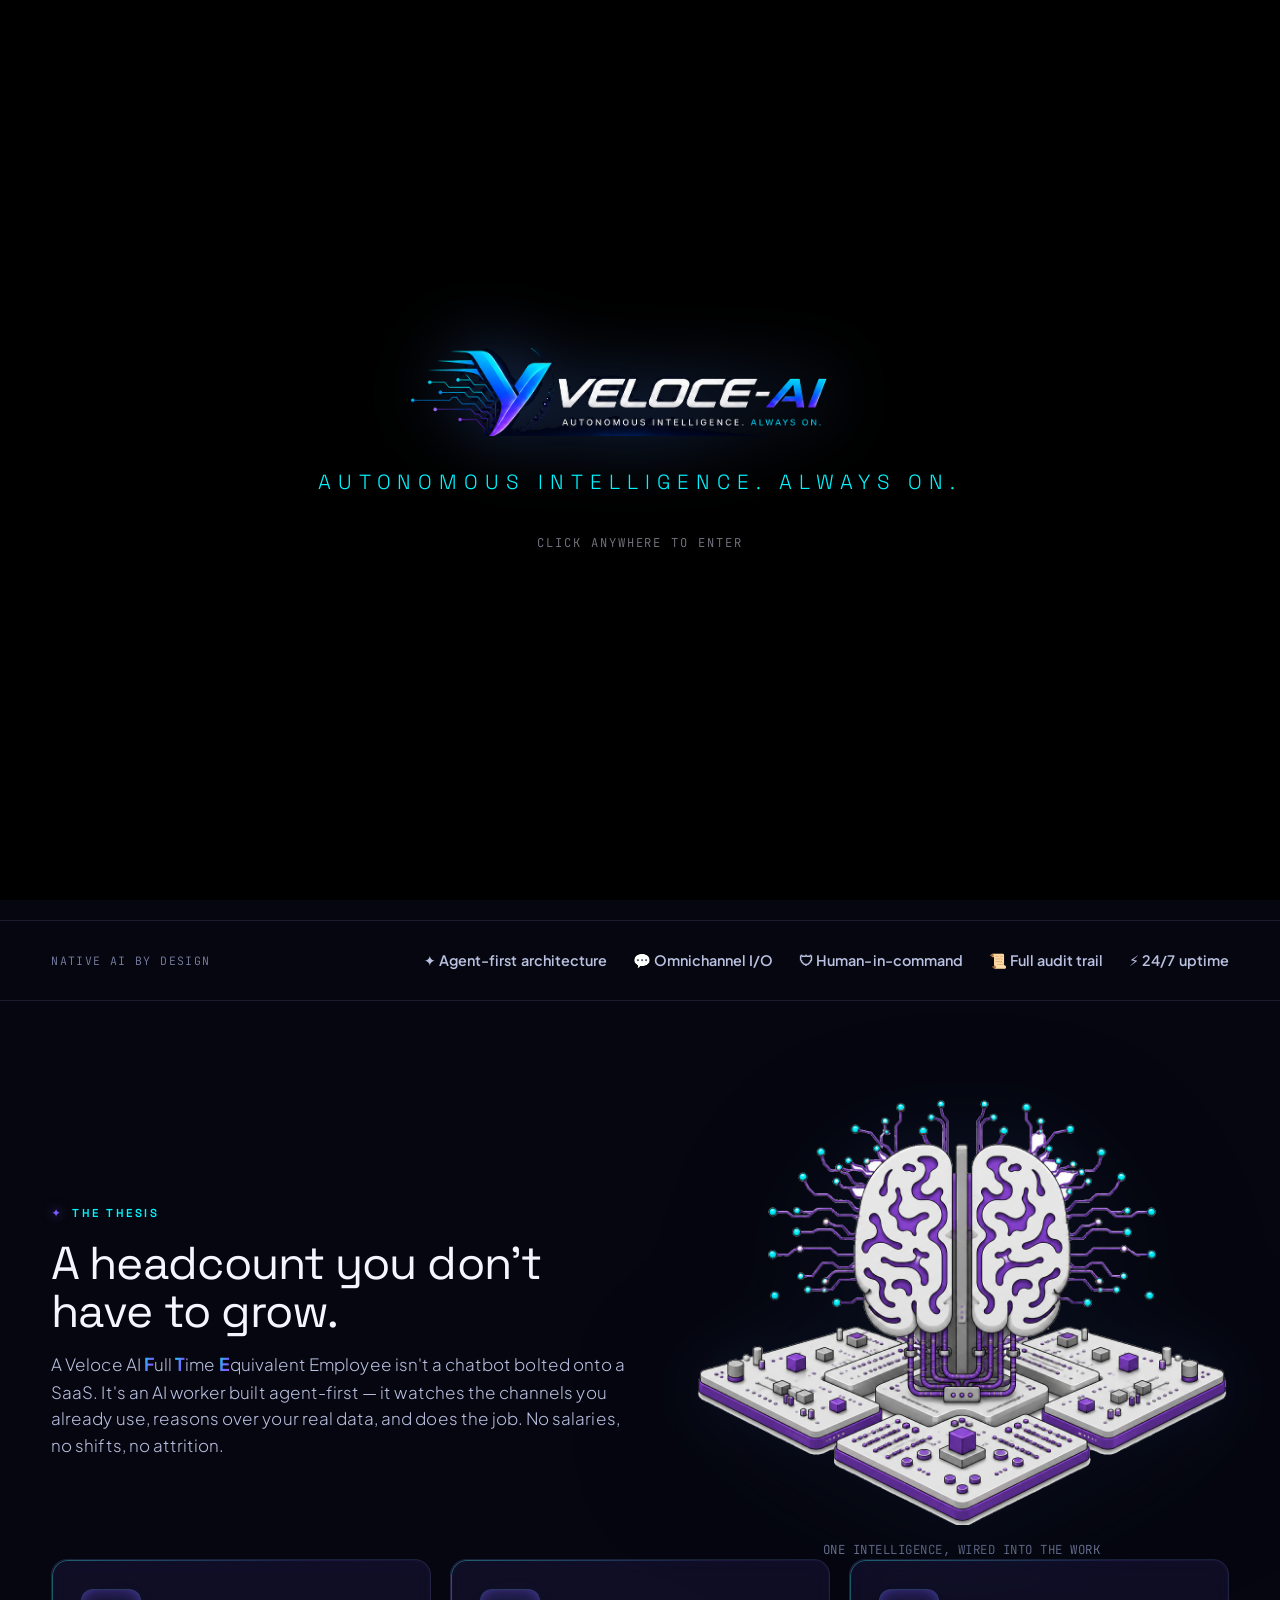
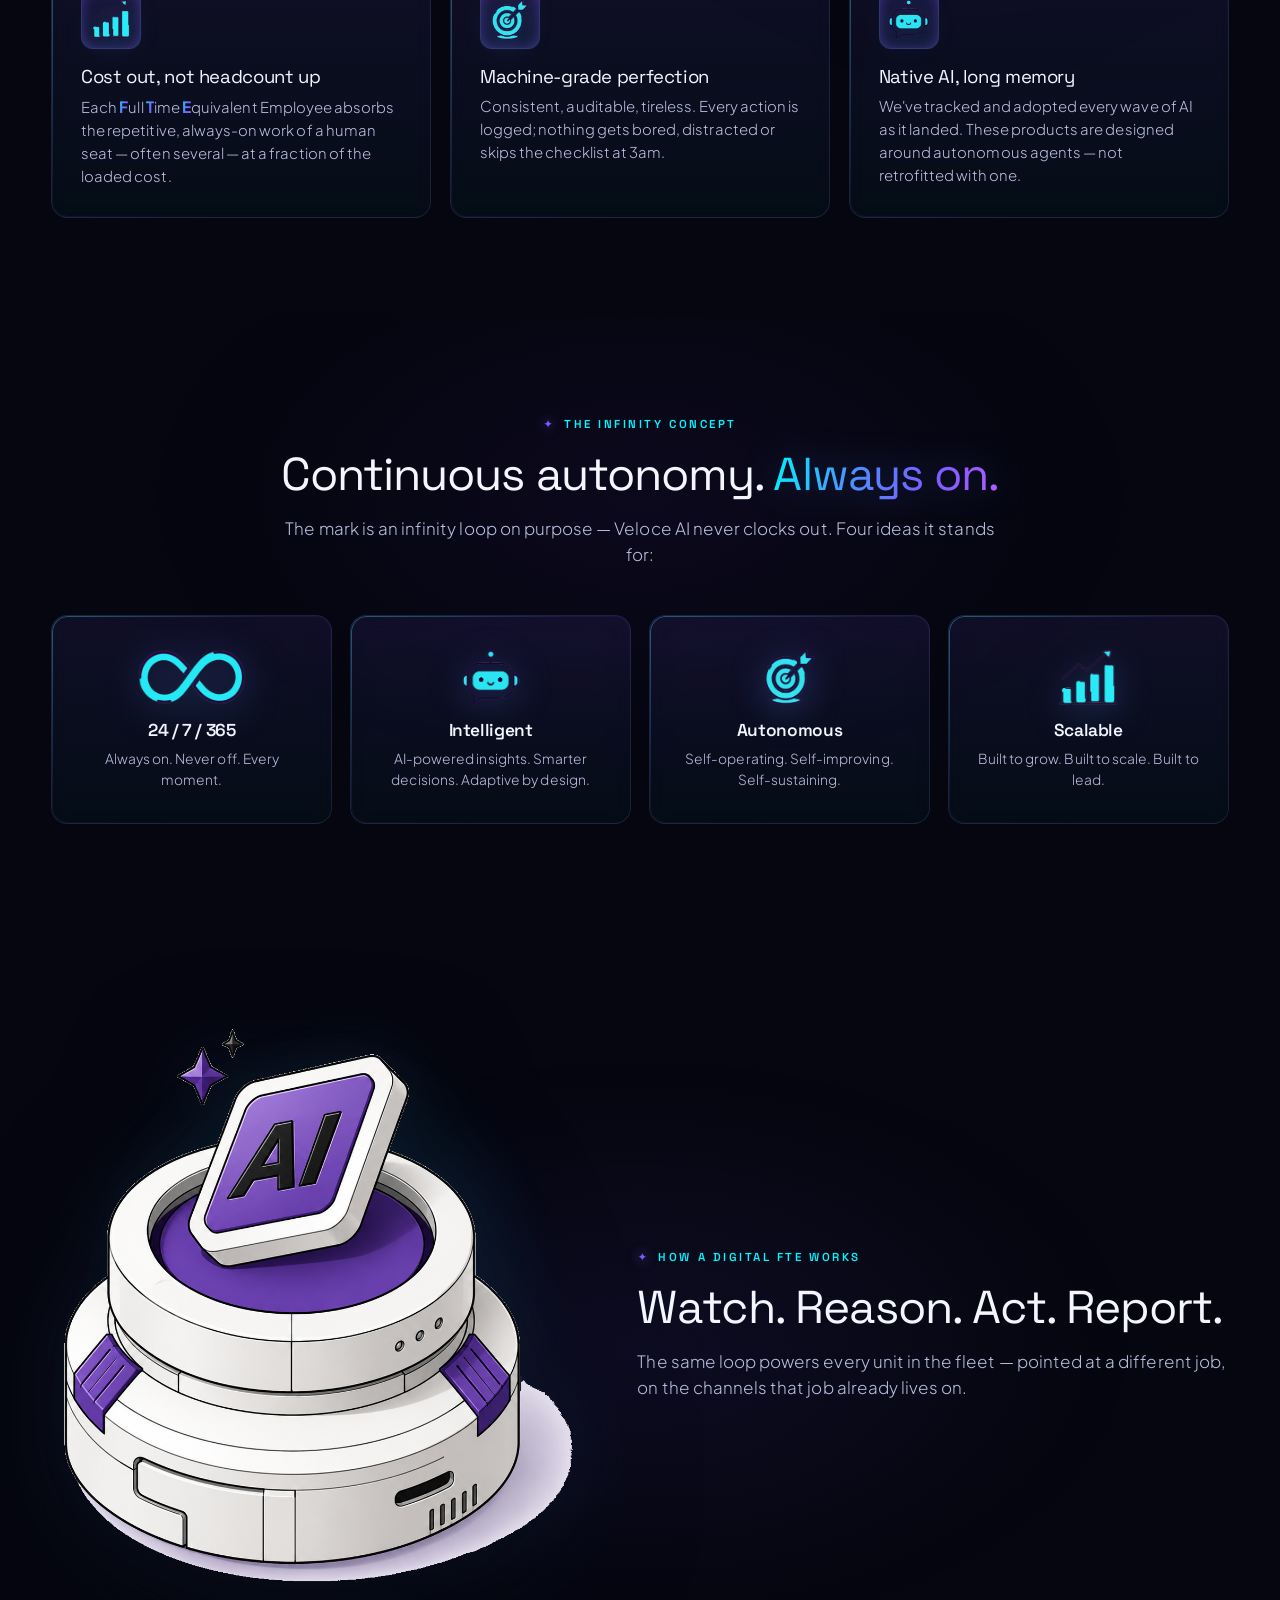
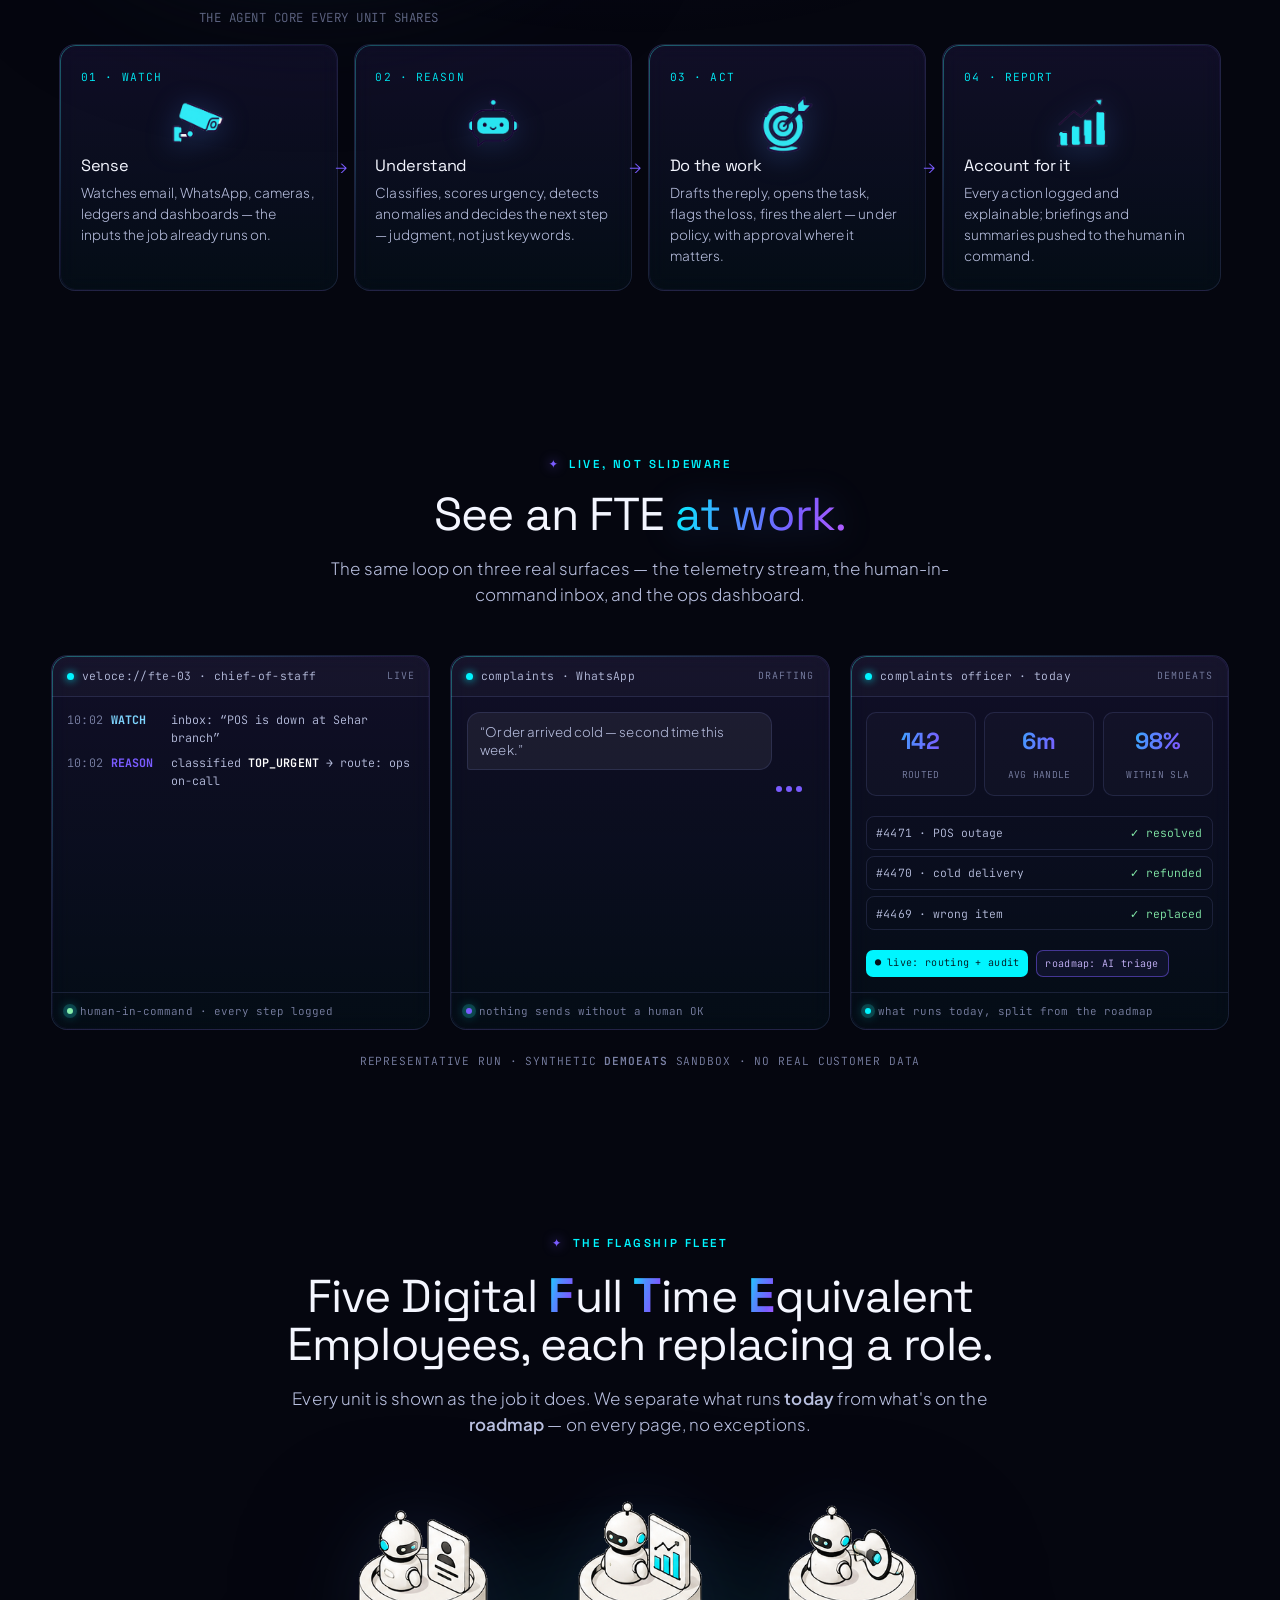
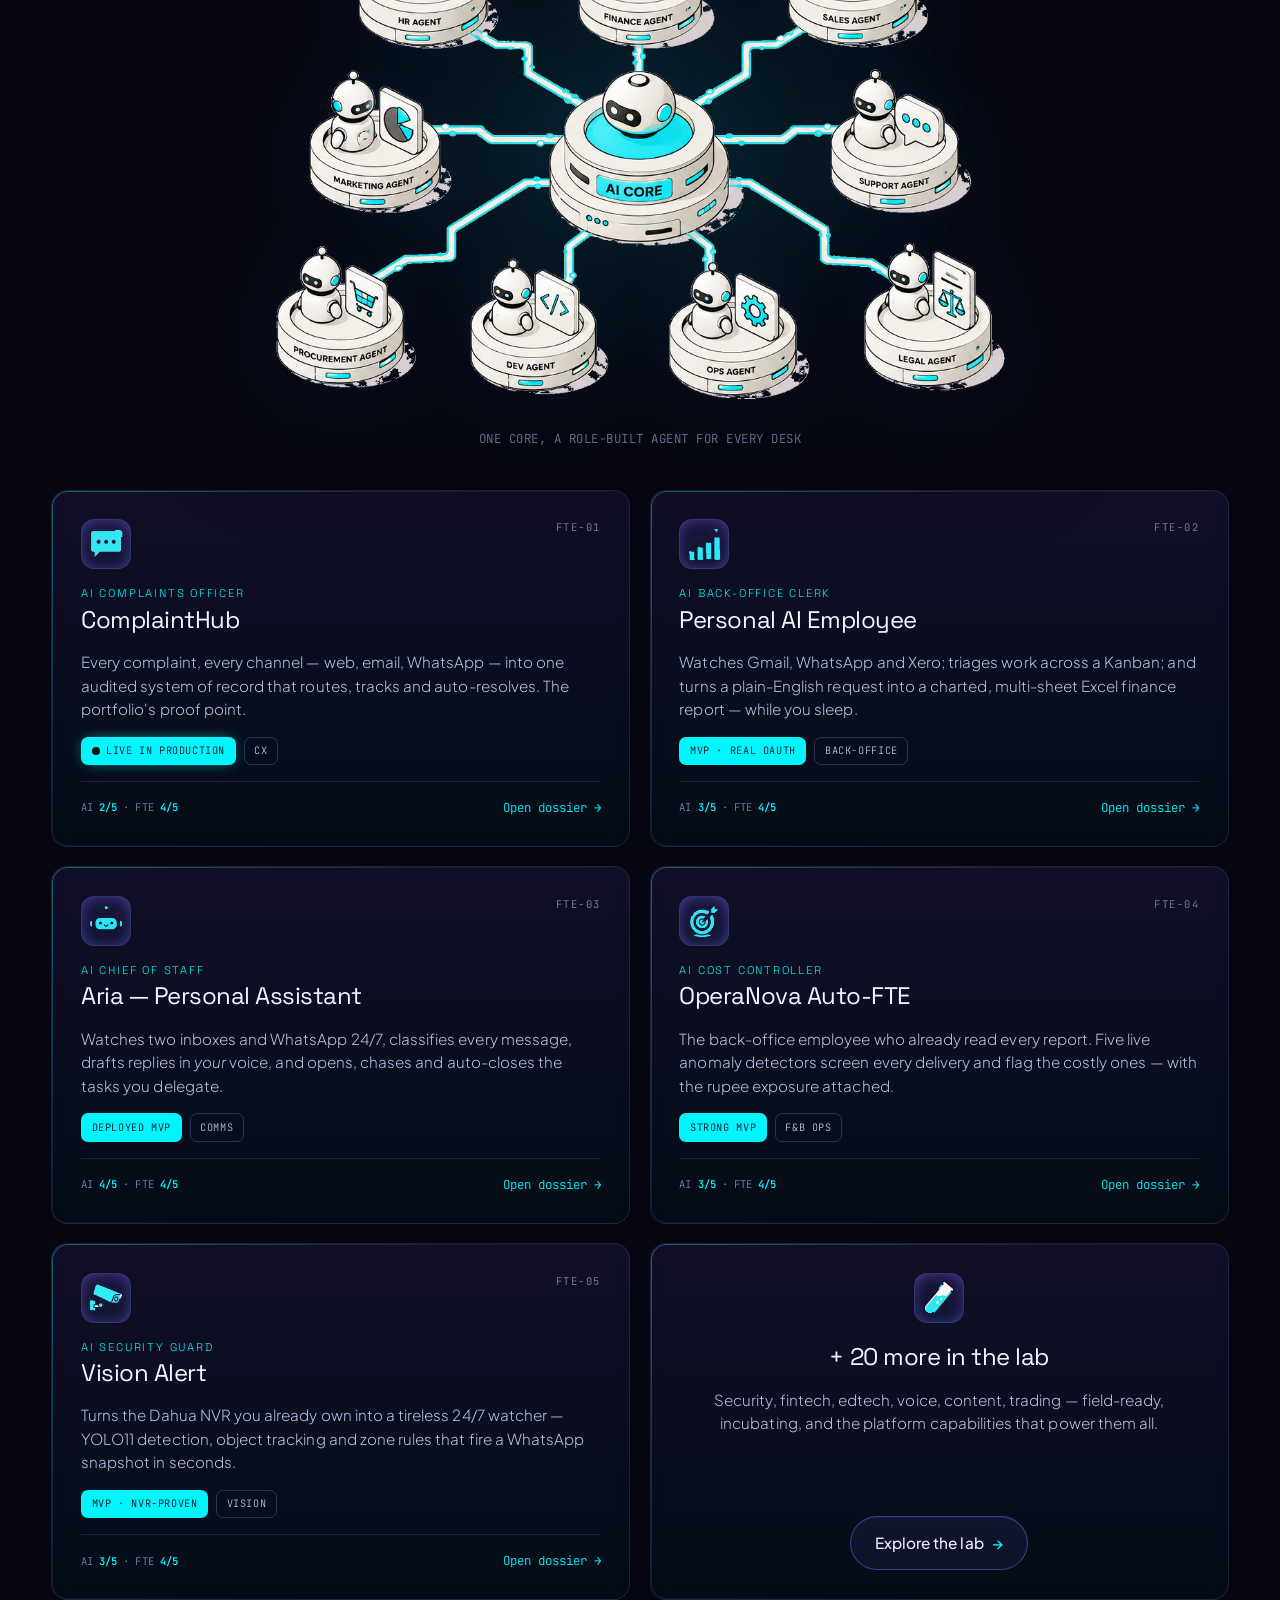
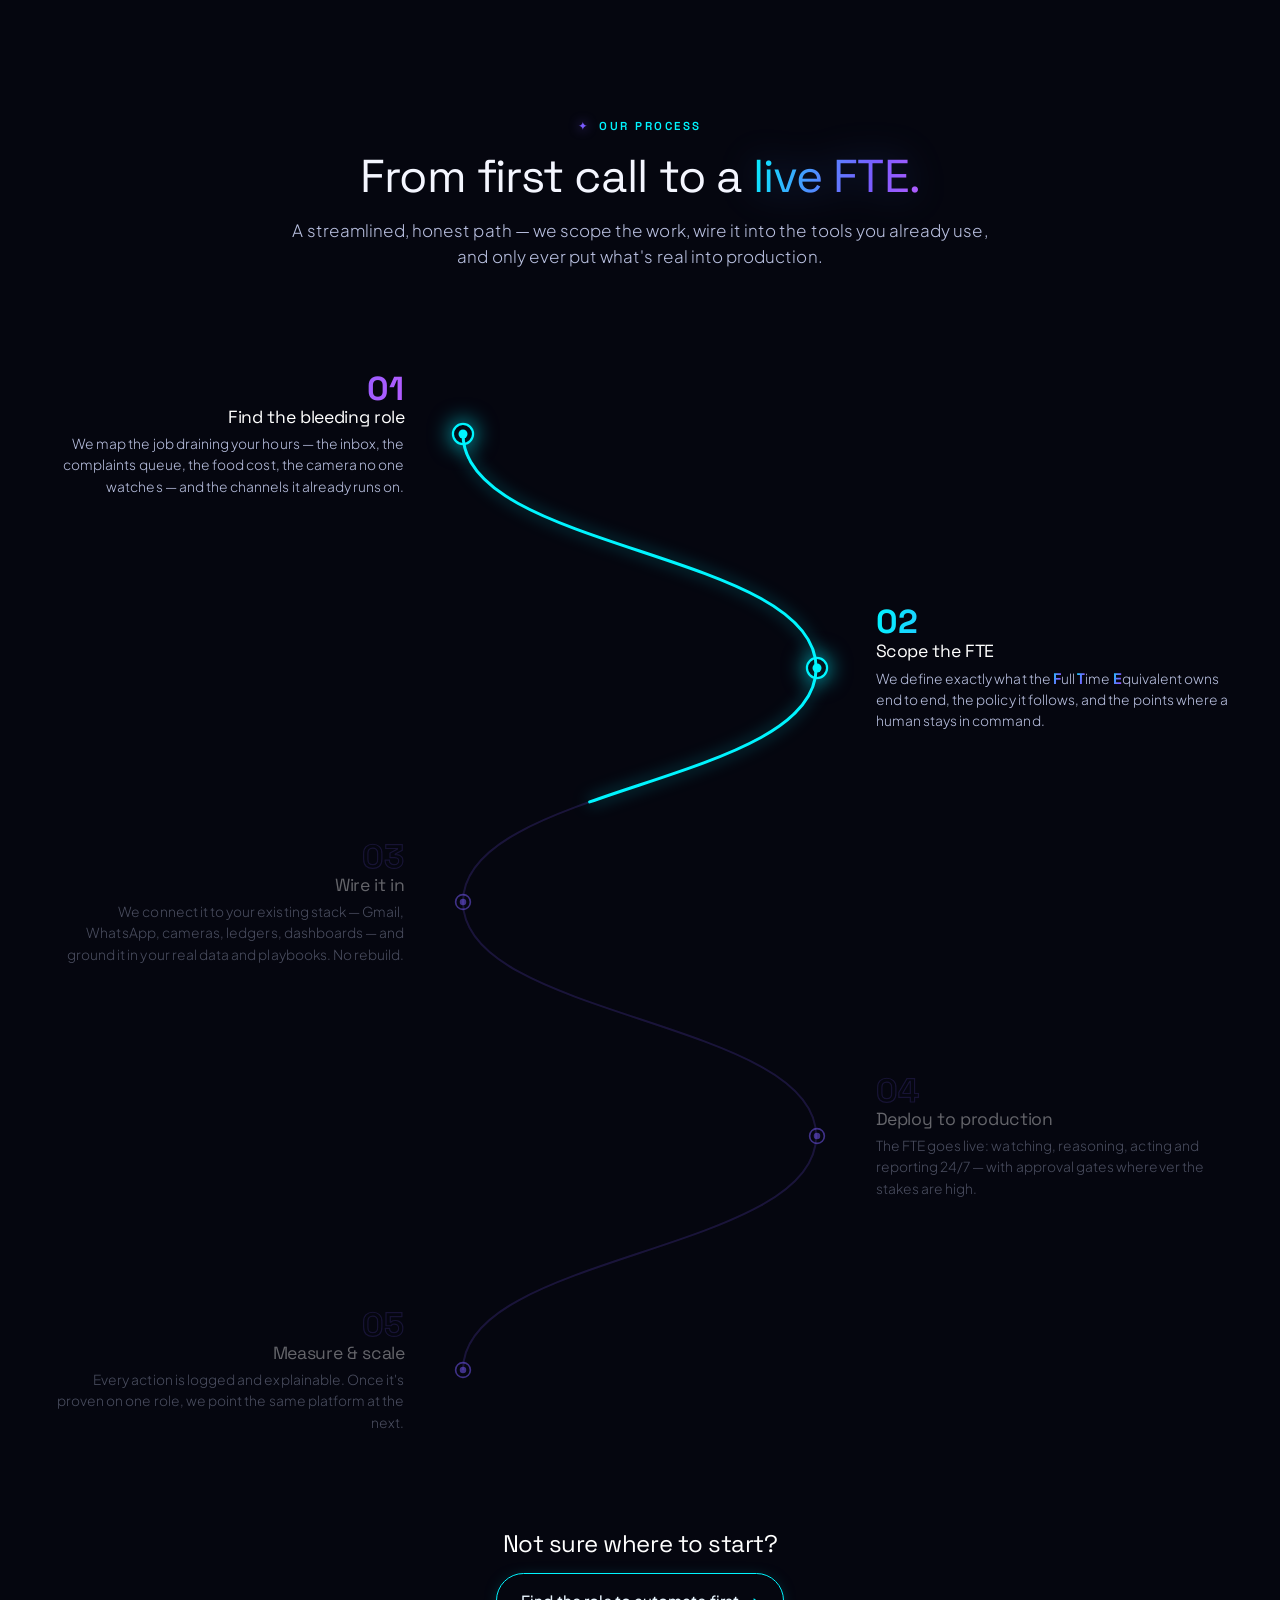
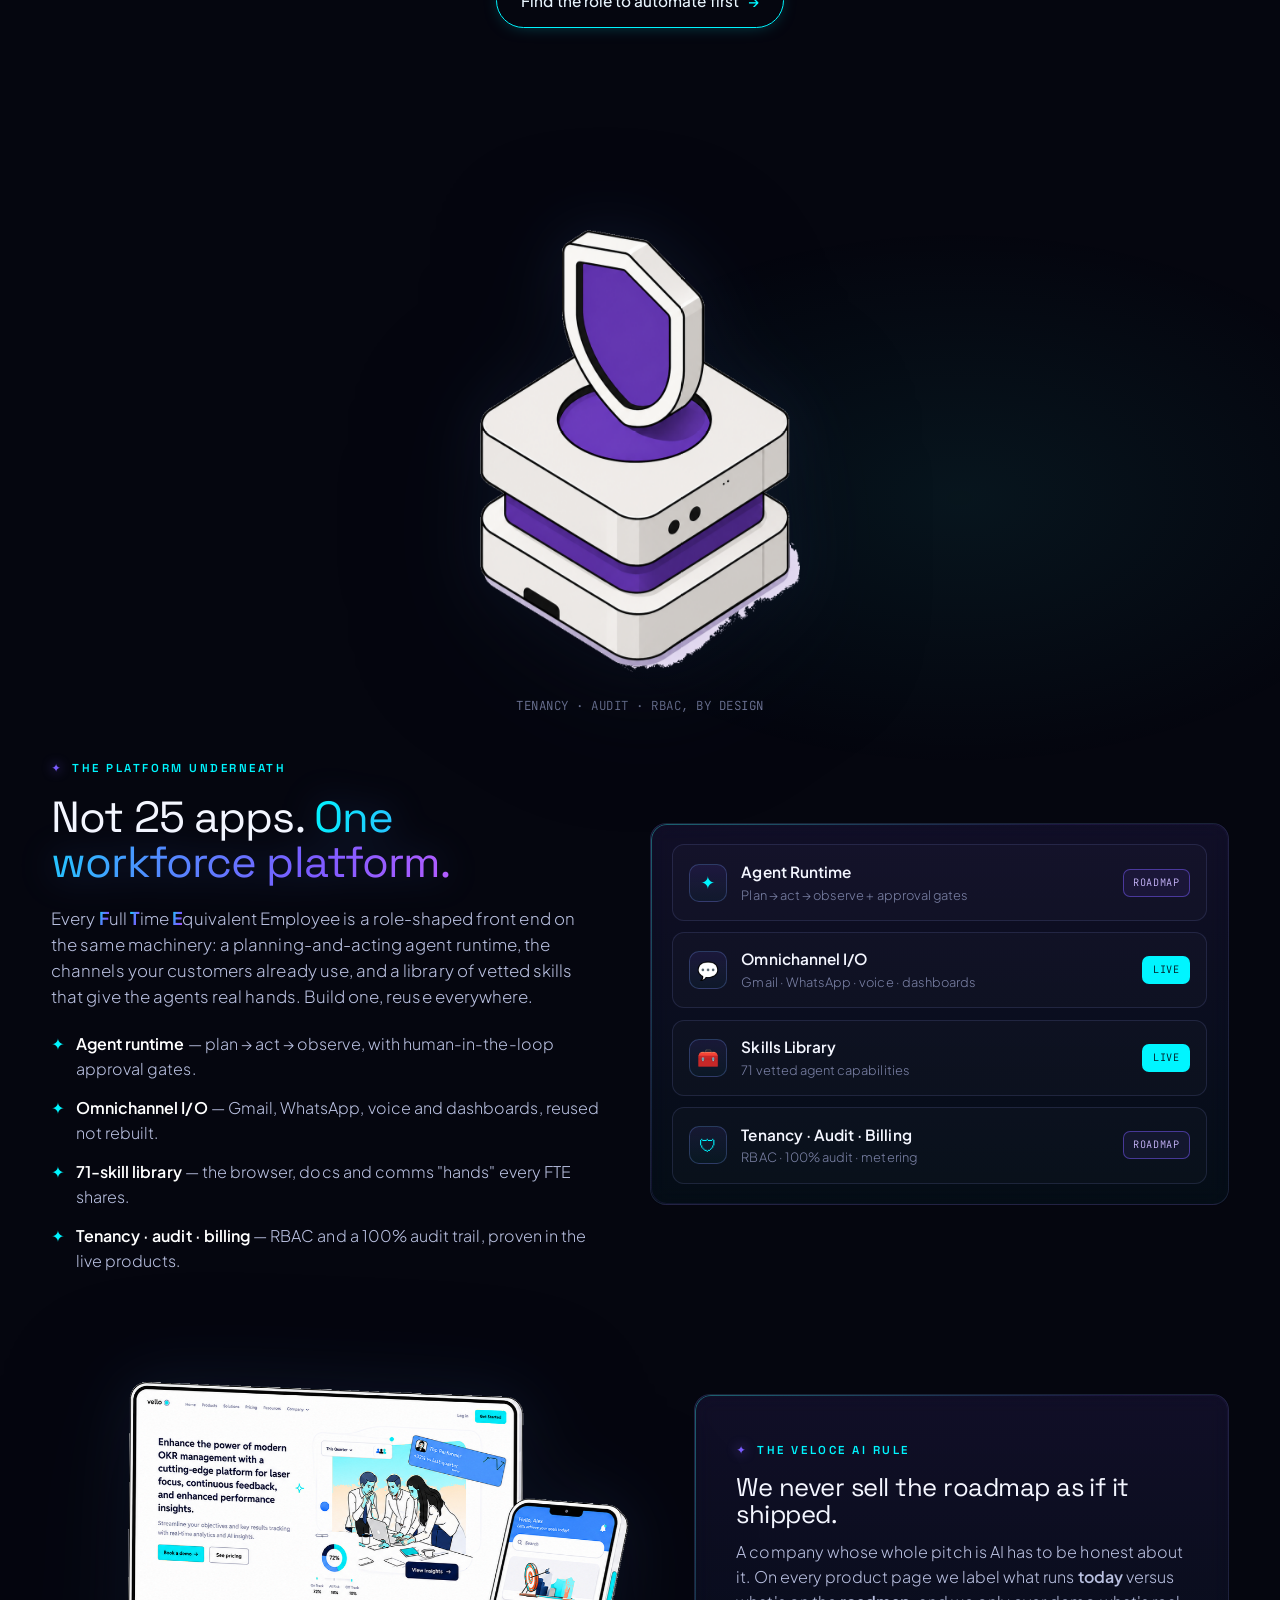
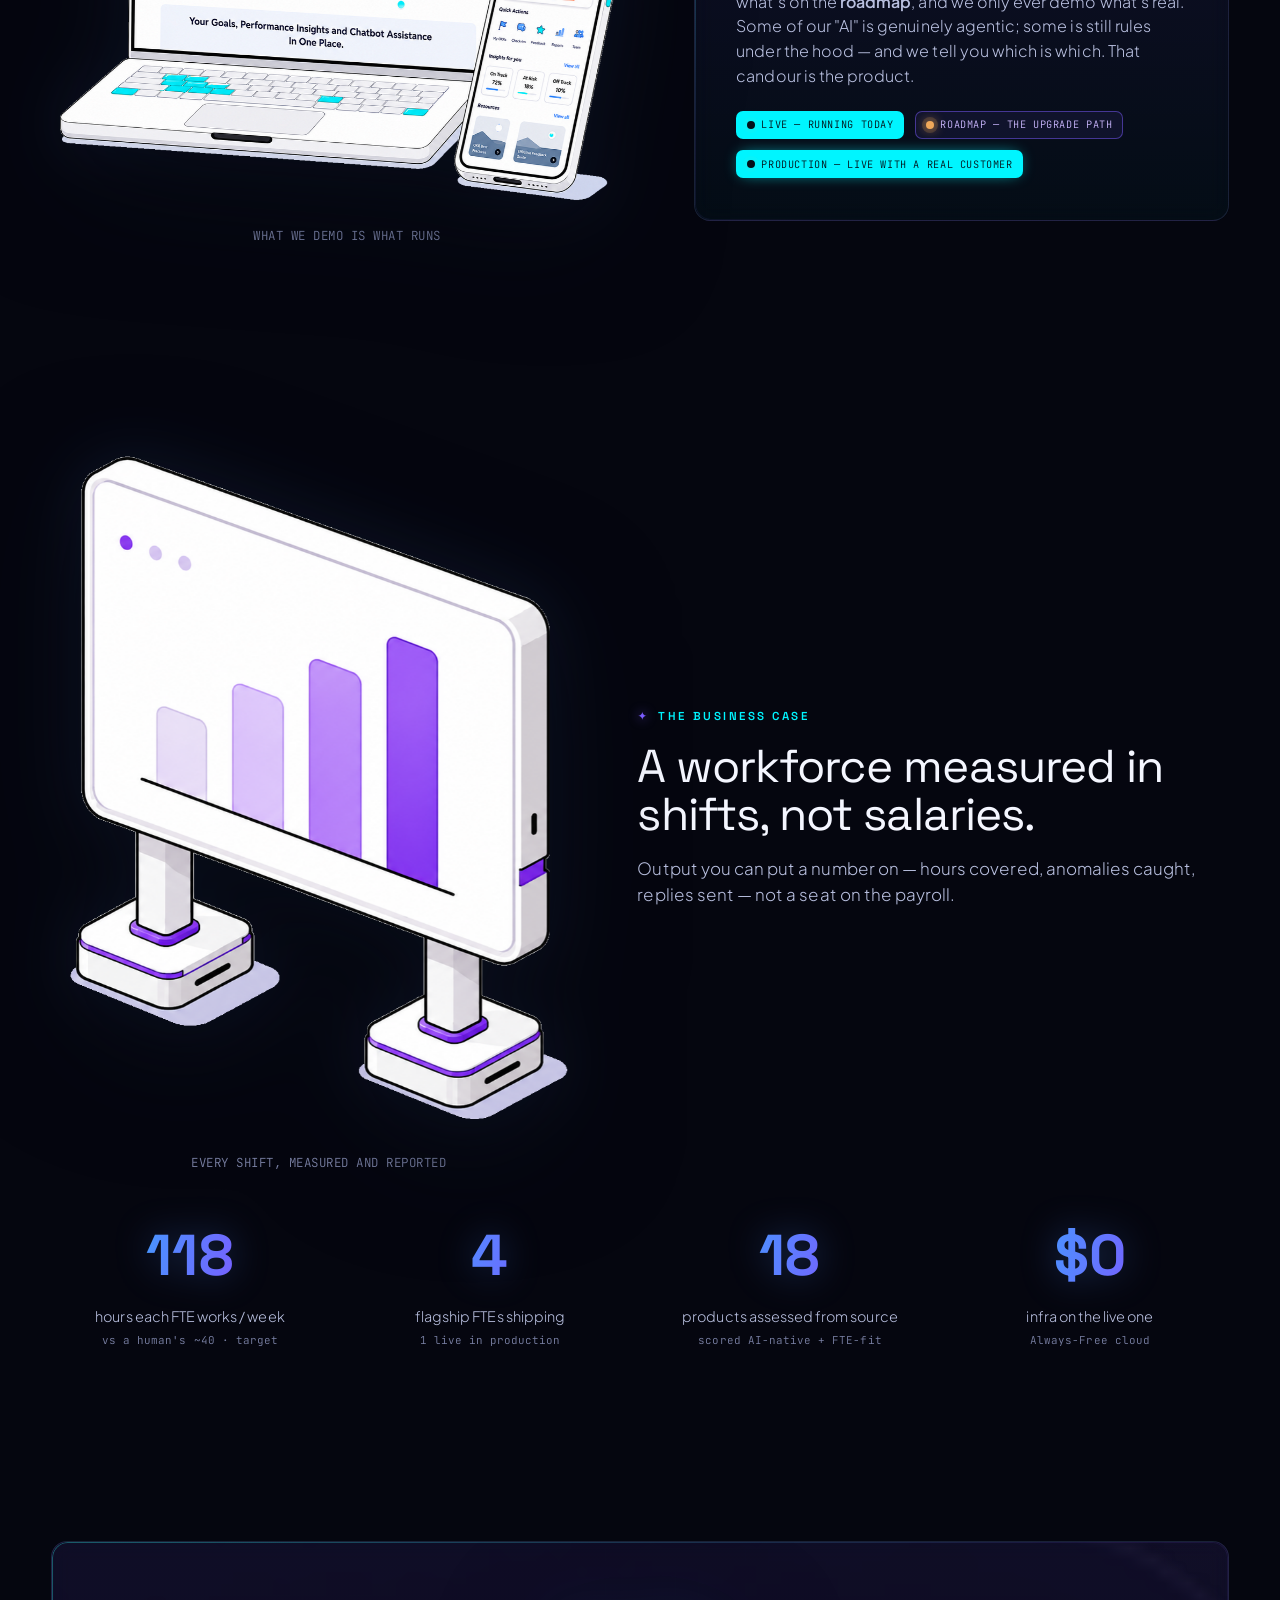
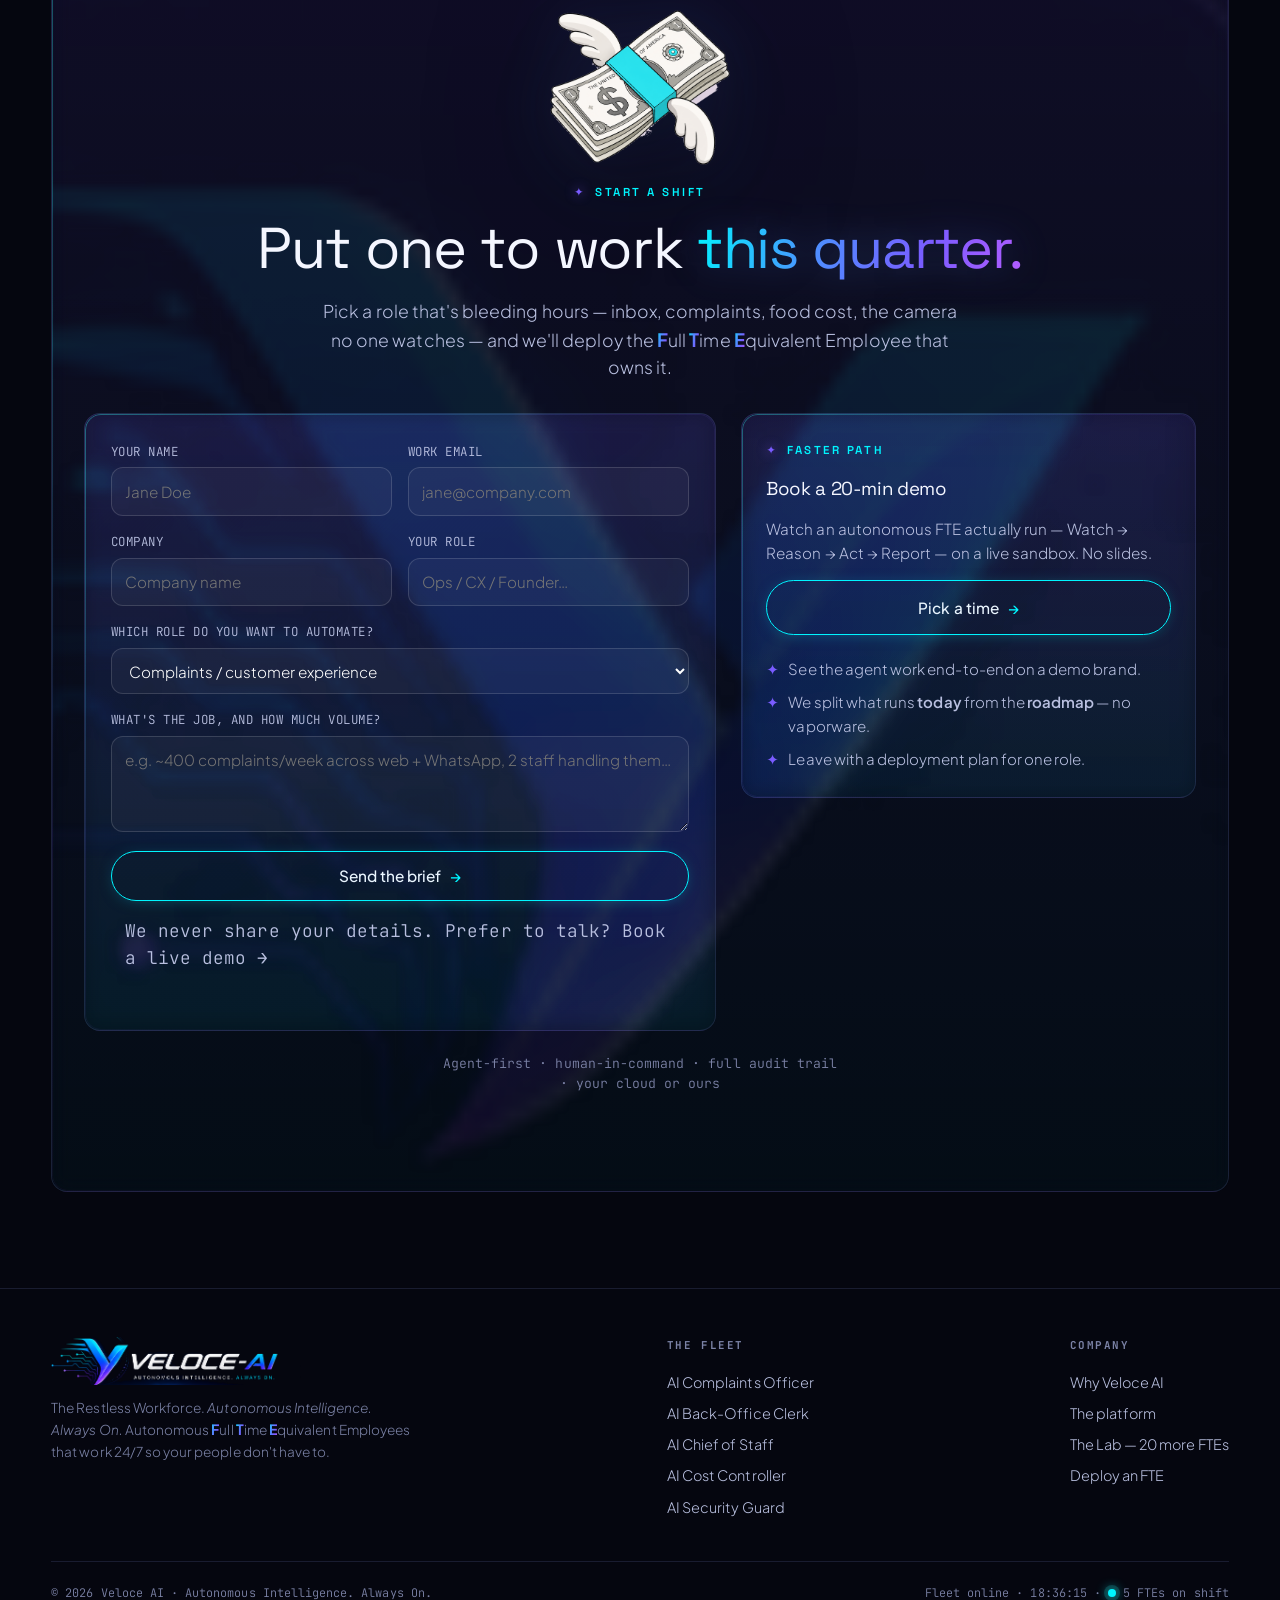
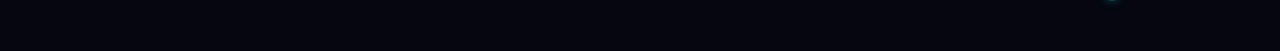
<file: site/index.html>
<!DOCTYPE html>
<html lang="en">
<head>
<meta charset="UTF-8" />
<meta name="viewport" content="width=device-width, initial-scale=1.0" />
<title>Veloce AI — The Restless Workforce · Autonomous FTEs that never sleep</title>
<meta name="description" content="Veloce AI builds autonomous Full-Time-Equivalents — AI agents that run your back office, inbox, security and customer operations 24/7. Native AI, not bolted on." />
<link rel="icon" type="image/png" href="assets/favicon.png?v=2026" />
<link rel="preconnect" href="https://fonts.googleapis.com">
<link rel="preconnect" href="https://fonts.gstatic.com" crossorigin>
<link href="https://fonts.googleapis.com/css2?family=Hanken+Grotesk:wght@400;500;600;700;800&family=Plus+Jakarta+Sans:wght@200;300;400;500;600;700&family=Space+Grotesk:wght@400;500;600;700&family=JetBrains+Mono:wght@200;300;400;500;700&family=Caveat:wght@500;600;700&display=swap" rel="stylesheet">
<link rel="stylesheet" href="assets/styles.css?v=42" />
<!-- Brand skin (index + contact): PurpleDelight base + the 2026 Veloce-AI brand layer,
     merged into one sheet — blue/violet spectrum, new logo, lab background, looping process. -->
<link rel="stylesheet" href="assets/veloce-skin.css?v=2026" />
<noscript><style>.reveal{opacity:1!important;transform:none!important}</style></noscript>
<!-- Hero text reveal: word-by-word rise from a clipped baseline (hero h1 + sub only).
     Text-only entrance — no font/color change; resting state is plain text.
     No-JS fallback: without the splitter the raw text simply renders normally. -->
<style id="reveal-text-fx">
  .reveal-text .rmask{ display:inline-block; overflow:hidden; vertical-align:bottom; }
  .reveal-text .rword{ display:inline-block; transform:translateY(115%); will-change:transform;
    transition:transform .9s cubic-bezier(.16,1,.3,1); }
  .reveal-text.in .rword{ transform:none; }
  @media (prefers-reduced-motion: reduce){
    .reveal-text .rword{ transform:none; transition:none; }
  }
</style>
<!-- Stage A: lead-capture form embedded in the #final section (scoped, on-brand) -->
<style id="lead-form-fx">
  .lead-grid{display:grid;grid-template-columns:1.25fr .9fr;gap:1.6rem;align-items:start;text-align:left;margin-top:1.8rem}
  @media(max-width:840px){.lead-grid{grid-template-columns:1fr}}
  .lead-form{padding:1.7rem 1.6rem;display:flex;flex-direction:column;gap:1rem}
  .lf-row{display:grid;grid-template-columns:1fr 1fr;gap:1rem}
  @media(max-width:560px){.lf-row{grid-template-columns:1fr}}
  .lf-field{display:flex;flex-direction:column;gap:.4rem}
  .lf-field label{font-size:.78rem;letter-spacing:.04em;text-transform:uppercase;color:var(--fog,#9aa3b2);font-family:var(--font-mono,monospace)}
  .lf-field input,.lf-field select,.lf-field textarea{
    width:100%;background:rgba(255,255,255,.04);border:1px solid rgba(255,255,255,.14);
    border-radius:12px;padding:.72rem .85rem;color:#fff;font:inherit;font-size:.95rem;
    transition:border-color .15s,box-shadow .15s;outline:none}
  .lf-field textarea{resize:vertical;min-height:96px}
  .lf-field input:focus,.lf-field select:focus,.lf-field textarea:focus{
    border-color:var(--accent,#7a5cff);box-shadow:0 0 0 3px rgba(122,92,255,.18)}
  .lf-field select option{background:#0b0d14;color:#fff}
  .lf-note{font-size:.8rem;color:var(--muted,#6b7280);font-family:var(--font-mono,monospace);margin:0}
  .lead-form .btn{justify-content:center;width:100%;margin-top:.2rem}
  .form-status{display:none;font-size:.92rem;padding:.8rem 1rem;border-radius:12px;margin:0}
  .form-status.ok{display:block;background:rgba(47,230,224,.1);border:1px solid rgba(47,230,224,.4);color:#7af5ee}
  .form-status.err{display:block;background:rgba(237,28,36,.1);border:1px solid rgba(237,28,36,.4);color:#ff9aa0}
  .demo-card{padding:1.7rem 1.5rem;display:flex;flex-direction:column;gap:1rem}
  .demo-card h3{margin:.2rem 0 0}
  .demo-card ul{list-style:none;margin:.4rem 0 0;padding:0;display:flex;flex-direction:column;gap:.6rem}
  .demo-card li{display:flex;gap:.6rem;align-items:flex-start;font-size:.94rem;color:var(--fog,#c4cad6)}
  .demo-card li .ck{color:var(--accent,#7a5cff)}
  .hp{position:absolute;left:-9999px;opacity:0;height:0;width:0}
</style>
<!-- "See it working" — three live product surfaces (scoped, on-brand) -->
<style id="atwork-fx">
  .atwork{ padding-block:clamp(2.4rem,7vh,5rem); }
  .aw-grid{ display:grid; grid-template-columns:repeat(3,1fr); gap:1.25rem;
    margin-top:clamp(1.8rem,4vh,3rem); align-items:stretch; }
  @media(max-width:980px){ .aw-grid{ grid-template-columns:1fr; max-width:540px; margin-inline:auto; } }
  .aw-card{ border-radius:16px; padding:0; overflow:hidden; display:flex; flex-direction:column;
    min-height:344px; }
  .aw-head{ display:flex; align-items:center; gap:.5rem; padding:.7rem .9rem; border-bottom:1px solid var(--line);
    font-family:var(--font-mono,monospace); font-size:.71rem; letter-spacing:.03em; color:var(--fog);
    background:rgba(255,255,255,.025); }
  .aw-head .dot{ width:7px; height:7px; border-radius:50%; background:var(--cyan); box-shadow:0 0 8px var(--cyan); flex:none; }
  .aw-head .spacer{ margin-left:auto; color:var(--muted); text-transform:uppercase; letter-spacing:.1em; font-size:.62rem; }
  .aw-body{ padding:.95rem; flex:1; display:flex; flex-direction:column; gap:.55rem; }
  .aw-foot{ padding:.6rem .9rem; border-top:1px solid var(--line); font-family:var(--font-mono,monospace);
    font-size:.68rem; color:var(--muted); display:flex; align-items:center; gap:.45rem; }
  .aw-foot .dot{ width:6px; height:6px; border-radius:50%; background:var(--cyan); flex:none; }
  .aw-cap{ text-align:center; margin-top:1.4rem; font-family:var(--font-mono,monospace); font-size:.7rem;
    letter-spacing:.08em; text-transform:uppercase; color:var(--muted); }
  /* 1 · telemetry log */
  .aw-log{ font-family:var(--font-mono,monospace); font-size:.73rem; line-height:1.5; gap:.5rem; }
  .aw-line{ display:flex; gap:.5rem; opacity:0; transform:translateY(6px); transition:opacity .4s ease, transform .4s ease; }
  .aw-line.in{ opacity:1; transform:none; }
  .aw-line .t{ color:var(--muted); flex:none; }
  .aw-line .k{ flex:none; width:52px; font-weight:700; }
  .aw-line .k.watch{ color:#7DD3FC; } .aw-line .k.reason{ color:var(--violet); }
  .aw-line .k.act{ color:var(--cyan); } .aw-line .k.report{ color:#86EFAC; }
  .aw-line .v{ color:var(--fog); } .aw-line .v b{ color:#fff; }
  /* 2 · inbox thread */
  .aw-thread{ gap:.5rem; }
  .aw-msg{ max-width:88%; padding:.58rem .8rem; border-radius:13px; font-size:.83rem; line-height:1.42;
    opacity:0; transform:translateY(8px); transition:opacity .45s ease, transform .45s ease; }
  .aw-msg.in{ opacity:1; transform:none; }
  .aw-msg.cust{ align-self:flex-start; background:rgba(255,255,255,.06); border:1px solid var(--line); border-bottom-left-radius:3px; color:var(--fog); }
  .aw-msg.agent{ align-self:flex-end; background:linear-gradient(135deg,rgba(79,141,255,.20),rgba(122,92,255,.20));
    border:1px solid rgba(122,92,255,.4); border-bottom-right-radius:3px; color:#EAF1FF; }
  .aw-msg.agent small{ display:block; margin-top:.3rem; font-family:var(--font-mono,monospace); font-size:.64rem; color:#a9b2d8; }
  .aw-typing{ align-self:flex-end; display:none; gap:4px; padding:.5rem .7rem; }
  .aw-typing.show{ display:inline-flex; }
  .aw-typing span{ width:6px; height:6px; border-radius:50%; background:var(--violet); animation:awblink 1s infinite; }
  .aw-typing span:nth-child(2){ animation-delay:.2s; } .aw-typing span:nth-child(3){ animation-delay:.4s; }
  @keyframes awblink{ 0%,100%{opacity:.3} 50%{opacity:1} }
  .aw-controls{ display:flex; gap:.5rem; margin-top:auto; opacity:0; transition:opacity .4s ease; }
  .aw-controls.in{ opacity:1; }
  .aw-btn{ font-size:.74rem; padding:.4rem .85rem; border-radius:9px; font-family:var(--font-mono,monospace); }
  .aw-btn.approve{ background:var(--ai-grad-2); color:#fff; }
  .aw-btn.approve.pulse{ animation:awpulse 1.7s ease-out 1; }
  @keyframes awpulse{ 0%{box-shadow:0 0 0 0 rgba(122,92,255,.55)} 100%{box-shadow:0 0 0 15px rgba(122,92,255,0)} }
  .aw-btn.edit{ background:transparent; border:1px solid var(--line-2); color:var(--fog); }
  /* 3 · ops dashboard */
  .aw-stats{ display:grid; grid-template-columns:repeat(3,1fr); gap:.55rem; }
  .aw-stat{ border:1px solid var(--line); border-radius:10px; padding:.65rem .4rem; text-align:center; background:rgba(255,255,255,.02); }
  .aw-stat b{ display:block; font-family:var(--font-display); font-weight:700; font-size:1.45rem;
    background:var(--ai-grad); -webkit-background-clip:text; background-clip:text; -webkit-text-fill-color:transparent; color:transparent; }
  .aw-stat small{ font-family:var(--font-mono,monospace); font-size:.6rem; letter-spacing:.03em; color:var(--muted); text-transform:uppercase; }
  .aw-audit{ margin-top:.7rem; display:flex; flex-direction:column; gap:.4rem; }
  .aw-row{ display:flex; align-items:center; gap:.45rem; font-family:var(--font-mono,monospace); font-size:.71rem;
    color:var(--fog); padding:.45rem .6rem; border:1px solid var(--line); border-radius:8px;
    opacity:0; transform:translateX(-6px); transition:opacity .4s ease, transform .4s ease; }
  .aw-row.in{ opacity:1; transform:none; }
  .aw-row .ok{ color:#86EFAC; margin-left:auto; }
  .aw-badges{ display:flex; gap:.45rem; margin-top:.7rem; flex-wrap:wrap; }
  .aw-badge{ font-family:var(--font-mono,monospace); font-size:.63rem; padding:.28rem .55rem; border-radius:7px; letter-spacing:.03em; }
  .aw-badge.live{ color:#04121A; background:var(--cyan); }
  .aw-badge.road{ color:#CBB8FF; border:1px solid rgba(122,92,255,.5); background:rgba(122,92,255,.08); }
</style>
</head>
<body class="fx">

<!-- INTRO splash — black screen with the name + placeholder; click/any key to enter.
     Later: drop a <video class="intro-video" autoplay muted playsinline> into .intro-inner. -->
<div id="intro" role="dialog" aria-label="Intro — click to enter">
  <div class="intro-inner">
    <img class="intro-logo" src="assets/veloce-logo-2026.png?v=2026" alt="Veloce-AI" />
    <div class="intro-tag">Autonomous Intelligence. Always On.</div>
    <div class="intro-hint">Click anywhere to enter</div>
  </div>
</div>
<noscript><style>#intro{display:none!important}</style></noscript>
<script>
(function(){
  var intro = document.getElementById('intro');
  if(!intro) return;
  document.body.classList.add('intro-lock');
  var done = false;
  function enter(){
    if(done) return; done = true;
    intro.classList.add('hide');
    document.body.classList.remove('intro-lock');
    window.removeEventListener('keydown', onKey);
    setTimeout(function(){ if(intro.parentNode) intro.parentNode.removeChild(intro); }, 650);
  }
  function onKey(){ enter(); }
  intro.addEventListener('click', enter);
  window.addEventListener('keydown', onKey);
})();
</script>

<div class="void-base"></div>
<div class="orbs"><span class="orb c1"></span><span class="orb c2"></span><span class="orb c3"></span></div>
<div class="grid-bg"></div>

<!-- NAV -->
<nav>
  <div class="wrap">
    <a class="brand" href="index.html"><img class="brand-word" src="assets/veloce-word-2026.png?v=2026" alt="Veloce-AI" /><img class="brand-sym" src="assets/veloce-icon-2026.png?v=2026" alt="Veloce-AI" /></a>
    <div class="nav-links">
      <a href="#engine">How it works</a>
      <a href="#fleet">The Fleet</a>
      <a href="lab.html">The Lab</a>
      <a href="#platform">Platform</a>
    </div>
    <div class="nav-cta">
      <a href="#final" class="btn btn-primary" style="padding:.6rem 1.2rem">Talk to us</a>
    </div>
    <div class="nav-burger"><span></span><span></span><span></span></div>
  </div>
</nav>

<!-- HERO -->
<header class="hero hero-split">
  <span class="greet greet-corner" data-greet>
    <svg class="greet-sun" viewBox="0 0 24 24" fill="none" stroke="#FFB454" stroke-width="1.5" stroke-linecap="round" stroke-linejoin="round" aria-hidden="true">
      <path d="M4 17.4a8 8 0 0 1 16 0" fill="#FFB454" stroke="none"/>
      <line x1="2.4" y1="17.4" x2="21.6" y2="17.4" stroke="#FFB454"/>
      <line x1="12" y1="3.2" x2="12" y2="6.2"/>
      <line x1="4.6" y1="6" x2="6.6" y2="8"/>
      <line x1="19.4" y1="6" x2="17.4" y2="8"/>
      <line x1="1.8" y1="13.4" x2="4.4" y2="13.4"/>
      <line x1="22.2" y1="13.4" x2="19.6" y2="13.4"/>
    </svg>
    <b>Good morning</b></span>
  <div class="wrap hero-grid">
    <div class="hero-copy">
      <div class="hero-masthead reveal">
        <div class="mh-row">
          <img class="masthead-logo" src="assets/veloce-logo-2026.png?v=2026" alt="Veloce-AI — Autonomous Intelligence. Always On." />
          <div class="veloce-pron" aria-hidden="true">
            <div class="pron-track">
              <span class="pron-text"><b class="pron-word">veh-LOH-cheh</b> — the Italian way of saying Fast, Swift, Efficient</span>
              <svg class="ferrari" viewBox="0 0 66 26" fill="none" xmlns="http://www.w3.org/2000/svg" aria-hidden="true">
                <path d="M3 18c3-6 9-7 16-7l7-4c4-2 11-1 15 3l13 2c4 1 6 3 6 6l-1 2H4z" fill="#4F8DFF"/>
                <path d="M27 11l6-4c3-1 8-1 11 2l2 3z" fill="#0B0D12" opacity=".5"/>
                <path d="M6 12c4-2 9-2 13-2" stroke="#FFF1A8" stroke-width="1.4" stroke-linecap="round" opacity=".8"/>
                <circle cx="18" cy="19" r="5" fill="#111418"/><circle cx="18" cy="19" r="2" fill="#9AA3AD"/>
                <circle cx="49" cy="19" r="5" fill="#111418"/><circle cx="49" cy="19" r="2" fill="#9AA3AD"/>
              </svg>
            </div>
          </div>
        </div>
      </div>
      <h1 class="reveal-text">Hire the <span class="ai-grad-text">machine.</span><br>The workforce that never sleeps.</h1>
      <p class="sub reveal-text">Veloce AI builds autonomous <span class="fte"><i>F</i>ull <i>T</i>ime <i>E</i>quivalent Employees</span> — AI workers that own a job end to end and run 24/7. They triage, decide, act and report; you stay in the loop only where it counts.</p>
      <div class="hero-cta reveal">
        <a href="#fleet" class="btn btn-primary">Meet the fleet <span class="arr">→</span></a>
        <a href="#engine" class="btn btn-ghost">See how an FTE works</a>
      </div>
      <div class="hero-meta reveal">
        <span><span class="dot"></span> 1 live in production</span>
        <span>✦ Agent-first, not bolted on</span>
        <span>🛡 Human-in-command</span>
      </div>
    </div>

    <!-- cursor-following robot -->
    <div class="hero-bot" data-robot aria-hidden="true">
      <div class="tx-waves" data-binwaves></div>
      <svg class="robot" viewBox="0 0 360 430" fill="none" xmlns="http://www.w3.org/2000/svg">
        <defs>
          <radialGradient id="botHead" cx="34%" cy="22%" r="92%"><stop offset="0" stop-color="#FFFFFF"/><stop offset="0.12" stop-color="#DEE4EB"/><stop offset="0.4" stop-color="#9CA7B2"/><stop offset="0.7" stop-color="#4C545E"/><stop offset="1" stop-color="#1B2026"/></radialGradient>
          <linearGradient id="botMetal" x1="0.2" y1="0" x2="0.55" y2="1"><stop offset="0" stop-color="#F3F6F9"/><stop offset="0.45" stop-color="#A7B0BA"/><stop offset="1" stop-color="#2D333C"/></linearGradient>
          <linearGradient id="botPed" x1="0" y1="0" x2="0" y2="1"><stop offset="0" stop-color="#5C646E"/><stop offset="0.5" stop-color="#2A2F37"/><stop offset="1" stop-color="#0C0F13"/></linearGradient>
          <radialGradient id="botSpot" cx="50%" cy="50%" r="50%"><stop offset="0" stop-color="#00F5FF" stop-opacity=".5"/><stop offset="70%" stop-color="#00F5FF" stop-opacity="0"/></radialGradient>
          <radialGradient id="botEye" cx="40%" cy="32%" r="70%"><stop offset="0" stop-color="#ffffff"/><stop offset="100%" stop-color="#DCE6EC"/></radialGradient>
          <radialGradient id="botVisor" cx="50%" cy="16%" r="92%"><stop offset="0" stop-color="#2D333C"/><stop offset="0.5" stop-color="#14171C"/><stop offset="1" stop-color="#0A0C0F"/></radialGradient>
          <radialGradient id="botCheek" cx="50%" cy="50%" r="50%"><stop offset="0" stop-color="#00F5FF" stop-opacity=".22"/><stop offset="100%" stop-color="#00F5FF" stop-opacity="0"/></radialGradient>
        </defs>
        <ellipse class="bot-spot" cx="180" cy="402" rx="148" ry="34" fill="url(#botSpot)"/>
        <g class="bot-ped">
          <rect x="116" y="350" width="128" height="54" rx="14" fill="url(#botPed)" stroke="#AEB8C2" stroke-opacity=".4"/>
          <rect x="120" y="354" width="120" height="9" rx="4.5" fill="#EAEFF4" opacity=".55"/>
        </g>
        <g class="bot">
          <circle cx="135" cy="312" r="11" fill="url(#botMetal)" stroke="#E3E9EF" stroke-opacity=".3"/>
          <circle cx="225" cy="312" r="11" fill="url(#botMetal)" stroke="#E3E9EF" stroke-opacity=".3"/>
          <rect class="bot-body" x="142" y="280" width="76" height="80" rx="32" fill="url(#botMetal)" stroke="#E3E9EF" stroke-opacity=".35"/>
          <ellipse cx="170" cy="294" rx="22" ry="8" fill="#ffffff" opacity=".35"/>
          <circle cx="180" cy="318" r="12" fill="#0A0C10" opacity=".5"/>
          <rect x="171" y="262" width="18" height="22" rx="9" fill="#3A4049"/>
          <ellipse cx="180" cy="250" rx="54" ry="12" fill="#0A0C10" opacity=".4"/>
          <g class="bot-head">
            <line x1="180" y1="96" x2="180" y2="70" stroke="#CFD6DD" stroke-width="4" stroke-linecap="round"/>
            <circle class="bot-anten" cx="180" cy="63" r="8" fill="#00F5FF"/>
            <circle cx="100" cy="172" r="18" fill="url(#botMetal)" stroke="#E3E9EF" stroke-opacity=".3"/>
            <circle cx="260" cy="172" r="18" fill="url(#botMetal)" stroke="#E3E9EF" stroke-opacity=".3"/>
            <circle cx="100" cy="172" r="7" fill="#E8EDF2" opacity=".65"/>
            <circle cx="260" cy="172" r="7" fill="#E8EDF2" opacity=".65"/>
            <circle cx="180" cy="170" r="80" fill="url(#botHead)" stroke="#F2F6FA" stroke-opacity=".4"/>
            <ellipse class="bot-gloss" cx="148" cy="122" rx="28" ry="17" fill="#ffffff" opacity=".7"/>
            <circle class="bot-gloss" cx="214" cy="116" r="6" fill="#ffffff" opacity=".5"/>
            <g class="bot-face">
              <rect x="118" y="142" width="124" height="70" rx="35" fill="url(#botVisor)" stroke="#AEB8C2" stroke-opacity=".4"/>
              <ellipse cx="180" cy="152" rx="50" ry="9" fill="#ffffff" opacity=".1"/>
              <circle cx="130" cy="198" r="13" fill="url(#botCheek)"/>
              <circle cx="230" cy="198" r="13" fill="url(#botCheek)"/>
              <g class="bot-eyes">
                <circle cx="156" cy="174" r="19" fill="url(#botEye)"/>
                <circle cx="204" cy="174" r="19" fill="url(#botEye)"/>
                <circle class="bot-pupil" cx="156" cy="174" r="9" fill="#1A2024"/>
                <circle class="bot-pupil" cx="204" cy="174" r="9" fill="#1A2024"/>
                <circle cx="162" cy="168" r="3.6" fill="#ffffff"/>
                <circle cx="210" cy="168" r="3.6" fill="#ffffff"/>
              </g>
              <path d="M167 200 q13 11 26 0" stroke="#C2CAD3" stroke-width="3" fill="none" stroke-linecap="round" opacity=".55"/>
            </g>
          </g>
        </g>
      </svg>
    </div>
  </div>

</header>

<!-- Testimonials removed 2026-06-30: were placeholder/stock quotes (pravatar avatars,
     invented names) — off-brand for an honesty-first product. Re-add only with real,
     attributable customer proof (name + company, ideally a logo strip). -->


<!-- HERITAGE STRIP -->
<div class="compliance">
  <div class="wrap">
    <div class="label">Native AI by design</div>
    <div class="items">
      <span>✦ Agent-first architecture</span>
      <span>💬 Omnichannel I/O</span>
      <span>🛡 Human-in-command</span>
      <span>📜 Full audit trail</span>
      <span>⚡ 24/7 uptime</span>
    </div>
  </div>
</div>

<!-- THESIS -->
<section id="why">
  <div class="wrap">
    <div class="split reveal">
      <div class="split-copy section-head">
        <span class="eyebrow">The thesis</span>
        <h2>A headcount you don't have to grow.</h2>
        <p>A Veloce AI <span class="fte"><i>F</i>ull <i>T</i>ime <i>E</i>quivalent Employee</span> isn't a chatbot bolted onto a SaaS. It's an AI worker built agent-first — it watches the channels you already use, reasons over your real data, and does the job. No salaries, no shifts, no attrition.</p>
      </div>
      <div class="ill-figure">
        <img class="brand-ill" src="assets/ill-brain.png?v=1" alt="A neural core wired into your operations" />
        <span class="ill-cap">One intelligence, wired into the work</span>
      </div>
    </div>
    <div class="pillars">
      <div class="pillar glass reveal">
        <div class="ic"><img class="brand-ic" src="assets/ic-growth.png?v=1" alt="" aria-hidden="true" /></div>
        <h3>Cost out, not headcount up</h3>
        <p>Each <span class="fte"><i>F</i>ull <i>T</i>ime <i>E</i>quivalent Employee</span> absorbs the repetitive, always-on work of a human seat — often several — at a fraction of the loaded cost.</p>
      </div>
      <div class="pillar glass reveal">
        <div class="ic"><img class="brand-ic" src="assets/ic-target.png?v=1" alt="" aria-hidden="true" /></div>
        <h3>Machine-grade perfection</h3>
        <p>Consistent, auditable, tireless. Every action is logged; nothing gets bored, distracted or skips the checklist at 3am.</p>
      </div>
      <div class="pillar glass reveal">
        <div class="ic"><img class="brand-ic" src="assets/ic-bot.png?v=1" alt="" aria-hidden="true" /></div>
        <h3>Native AI, long memory</h3>
        <p>We've tracked and adopted every wave of AI as it landed. These products are designed around autonomous agents — not retrofitted with one.</p>
      </div>
    </div>
  </div>
</section>

<!-- INFINITY CONCEPT -->
<section class="infinity">
  <div class="wrap">
    <div class="section-head reveal">
      <span class="eyebrow">The infinity concept</span>
      <h2>Continuous autonomy. <span class="ai-grad-text">Always on.</span></h2>
      <p>The mark is an infinity loop on purpose — Veloce AI never clocks out. Four ideas it stands for:</p>
    </div>
    <div class="concept-grid">
      <div class="concept glass reveal"><img class="concept-ic" src="assets/ic-infinity.png?v=1" alt="" aria-hidden="true" /><h3>24 / 7 / 365</h3><p>Always on. Never off. Every moment.</p></div>
      <div class="concept glass reveal"><img class="concept-ic" src="assets/ic-bot.png?v=1" alt="" aria-hidden="true" /><h3>Intelligent</h3><p>AI-powered insights. Smarter decisions. Adaptive by design.</p></div>
      <div class="concept glass reveal"><img class="concept-ic" src="assets/ic-target.png?v=1" alt="" aria-hidden="true" /><h3>Autonomous</h3><p>Self-operating. Self-improving. Self-sustaining.</p></div>
      <div class="concept glass reveal"><img class="concept-ic" src="assets/ic-growth.png?v=1" alt="" aria-hidden="true" /><h3>Scalable</h3><p>Built to grow. Built to scale. Built to lead.</p></div>
    </div>
  </div>
</section>

<!-- ENGINE -->
<section id="engine" class="engine">
  <div class="wrap">
    <div class="split reverse reveal">
      <div class="ill-figure ill-fleet-stage">
        <img class="brand-ill" src="assets/ill-aicore.png?v=1" alt="The agent core that powers every FTE" />
        <span class="ill-cap">The agent core every unit shares</span>
      </div>
      <div class="split-copy section-head">
        <span class="eyebrow">How a Digital FTE works</span>
        <h2>Watch. Reason. Act. Report.</h2>
        <p>The same loop powers every unit in the fleet — pointed at a different job, on the channels that job already lives on.</p>
      </div>
    </div>
    <div class="pipeline">
      <div class="pstep glass reveal">
        <div class="num">01 · WATCH</div>
        <div class="ic"><img class="brand-ic" src="assets/ic-camera.png?v=1" alt="" aria-hidden="true" /></div>
        <h3>Sense</h3>
        <p>Watches email, WhatsApp, cameras, ledgers and dashboards — the inputs the job already runs on.</p>
        <span class="arrow">→</span>
      </div>
      <div class="pstep glass reveal">
        <div class="num">02 · REASON</div>
        <div class="ic"><img class="brand-ic" src="assets/ic-bot.png?v=1" alt="" aria-hidden="true" /></div>
        <h3>Understand</h3>
        <p>Classifies, scores urgency, detects anomalies and decides the next step — judgment, not just keywords.</p>
        <span class="arrow">→</span>
      </div>
      <div class="pstep glass reveal">
        <div class="num">03 · ACT</div>
        <div class="ic"><img class="brand-ic" src="assets/ic-target.png?v=1" alt="" aria-hidden="true" /></div>
        <h3>Do the work</h3>
        <p>Drafts the reply, opens the task, flags the loss, fires the alert — under policy, with approval where it matters.</p>
        <span class="arrow">→</span>
      </div>
      <div class="pstep glass reveal">
        <div class="num">04 · REPORT</div>
        <div class="ic"><img class="brand-ic" src="assets/ic-growth.png?v=1" alt="" aria-hidden="true" /></div>
        <h3>Account for it</h3>
        <p>Every action logged and explainable; briefings and summaries pushed to the human in command.</p>
      </div>
    </div>
  </div>
</section>

<!-- SEE IT WORKING — three live product surfaces (Watch→Reason→Act→Report) -->
<section id="atwork" class="atwork">
  <div class="wrap">
    <div class="section-head reveal" style="text-align:center;max-width:680px;margin-inline:auto">
      <span class="eyebrow" style="justify-content:center;display:inline-flex">Live, not slideware</span>
      <h2>See an FTE <span class="ai-grad-text">at work.</span></h2>
      <p>The same loop on three real surfaces — the telemetry stream, the human-in-command inbox, and the ops dashboard.</p>
    </div>
    <div class="aw-grid">

      <!-- 1 · TELEMETRY LOG -->
      <div class="aw-card glass reveal" data-aw="log">
        <div class="aw-head"><span class="dot"></span> veloce://fte-03 · chief-of-staff <span class="spacer">live</span></div>
        <div class="aw-body aw-log">
          <div class="aw-line"><span class="t">10:02</span><span class="k watch">WATCH</span><span class="v">inbox: “POS is down at Sehar branch”</span></div>
          <div class="aw-line"><span class="t">10:02</span><span class="k reason">REASON</span><span class="v">classified <b>TOP_URGENT</b> → route: ops on-call</span></div>
          <div class="aw-line"><span class="t">10:02</span><span class="k act">ACT</span><span class="v">task <b>#4471</b> created · WhatsApp alert sent</span></div>
          <div class="aw-line"><span class="t">10:31</span><span class="k report">REPORT</span><span class="v">resolved · 6m · audit trail ✓</span></div>
        </div>
        <div class="aw-foot"><span class="dot" style="background:#86EFAC"></span> human-in-command · every step logged</div>
      </div>

      <!-- 2 · HUMAN-IN-COMMAND INBOX -->
      <div class="aw-card glass reveal" data-aw="thread">
        <div class="aw-head"><span class="dot"></span> complaints · WhatsApp <span class="spacer">drafting</span></div>
        <div class="aw-body aw-thread">
          <div class="aw-msg cust">“Order arrived cold — second time this week.”</div>
          <div class="aw-typing" data-typing><span></span><span></span><span></span></div>
          <div class="aw-msg agent" data-draft>Apologies, Sara — a full refund is issued and a priority redelivery is on its way, no charge.<small>drafted in your brand voice · source: order #8821</small></div>
          <div class="aw-controls" data-controls>
            <span class="aw-btn approve">Approve ✓</span>
            <span class="aw-btn edit">Edit</span>
          </div>
        </div>
        <div class="aw-foot"><span class="dot" style="background:var(--violet)"></span> nothing sends without a human OK</div>
      </div>

      <!-- 3 · OPS DASHBOARD -->
      <div class="aw-card glass reveal" data-aw="dash">
        <div class="aw-head"><span class="dot"></span> complaints officer · today <span class="spacer">demoeats</span></div>
        <div class="aw-body">
          <div class="aw-stats">
            <div class="aw-stat"><b data-count="142">142</b><small>routed</small></div>
            <div class="aw-stat"><b data-count="6" data-suffix="m">6m</b><small>avg handle</small></div>
            <div class="aw-stat"><b data-count="98" data-suffix="%">98%</b><small>within SLA</small></div>
          </div>
          <div class="aw-audit">
            <div class="aw-row">#4471 · POS outage <span class="ok">✓ resolved</span></div>
            <div class="aw-row">#4470 · cold delivery <span class="ok">✓ refunded</span></div>
            <div class="aw-row">#4469 · wrong item <span class="ok">✓ replaced</span></div>
          </div>
          <div class="aw-badges">
            <span class="aw-badge live">● live: routing + audit</span>
            <span class="aw-badge road">roadmap: AI triage</span>
          </div>
        </div>
        <div class="aw-foot"><span class="dot"></span> what runs today, split from the roadmap</div>
      </div>

    </div>
    <p class="aw-cap reveal">Representative run · synthetic <b>DemoEats</b> sandbox · no real customer data</p>
  </div>
</section>
<noscript><style>.aw-line,.aw-msg,.aw-controls,.aw-row{opacity:1!important;transform:none!important}.aw-typing{display:none!important}</style></noscript>

<!-- FLEET -->
<section id="fleet">
  <div class="wrap">
    <div class="section-head reveal">
      <span class="eyebrow">The flagship fleet</span>
      <h2>Five Digital <span class="fte"><i>F</i>ull <i>T</i>ime <i>E</i>quivalent Employees</span>, each replacing a role.</h2>
      <p>Every unit is shown as the job it does. We separate what runs <b>today</b> from what's on the <b>roadmap</b> — on every page, no exceptions.</p>
    </div>
    <div class="ill-figure ill-fleet-stage reveal" style="margin:0 auto 2.6rem;max-width:760px">
      <img class="brand-ill" src="assets/ill-fleet.png?v=1" alt="A core intelligence orchestrating role-specific AI agents — HR, finance, sales, support, ops and more" />
      <span class="ill-cap">One core, a role-built agent for every desk</span>
    </div>
    <div class="fleet-grid">

      <a class="unit glass reveal" href="products/complainthub.html">
        <div class="unit-top"><div class="unit-badge"><img src="assets/ic-chat.png?v=1" alt="" aria-hidden="true" /></div><div class="unit-code">FTE-01</div></div>
        <div><div class="unit-role">AI Complaints Officer</div><h3>ComplaintHub</h3></div>
        <p class="unit-hook">Every complaint, every channel — web, email, WhatsApp — into one audited system of record that routes, tracks and auto-resolves. The portfolio's proof point.</p>
        <div class="unit-tags"><span class="tag tag-prod"><span class="dot"></span> Live in production</span><span class="tag">CX</span></div>
        <div class="unit-foot"><span class="unit-score">AI <b>2/5</b> · FTE <b>4/5</b></span><span class="unit-open">Open dossier <span class="arr">→</span></span></div>
      </a>

      <a class="unit glass reveal" href="products/personal-ai-employee.html">
        <div class="unit-top"><div class="unit-badge"><img src="assets/ic-growth.png?v=1" alt="" aria-hidden="true" /></div><div class="unit-code">FTE-02</div></div>
        <div><div class="unit-role">AI Back-Office Clerk</div><h3>Personal AI Employee</h3></div>
        <p class="unit-hook">Watches Gmail, WhatsApp and Xero; triages work across a Kanban; and turns a plain-English request into a charted, multi-sheet Excel finance report — while you sleep.</p>
        <div class="unit-tags"><span class="tag tag-live">MVP · real OAuth</span><span class="tag">Back-office</span></div>
        <div class="unit-foot"><span class="unit-score">AI <b>3/5</b> · FTE <b>4/5</b></span><span class="unit-open">Open dossier <span class="arr">→</span></span></div>
      </a>

      <a class="unit glass reveal" href="products/aria-assistant.html">
        <div class="unit-top"><div class="unit-badge"><img src="assets/ic-bot.png?v=1" alt="" aria-hidden="true" /></div><div class="unit-code">FTE-03</div></div>
        <div><div class="unit-role">AI Chief of Staff</div><h3>Aria — Personal Assistant</h3></div>
        <p class="unit-hook">Watches two inboxes and WhatsApp 24/7, classifies every message, drafts replies in <em>your</em> voice, and opens, chases and auto-closes the tasks you delegate.</p>
        <div class="unit-tags"><span class="tag tag-live">Deployed MVP</span><span class="tag">Comms</span></div>
        <div class="unit-foot"><span class="unit-score">AI <b>4/5</b> · FTE <b>4/5</b></span><span class="unit-open">Open dossier <span class="arr">→</span></span></div>
      </a>

      <a class="unit glass reveal" href="products/operanova.html">
        <div class="unit-top"><div class="unit-badge"><img src="assets/ic-target.png?v=1" alt="" aria-hidden="true" /></div><div class="unit-code">FTE-04</div></div>
        <div><div class="unit-role">AI Cost Controller</div><h3>OperaNova Auto-FTE</h3></div>
        <p class="unit-hook">The back-office employee who already read every report. Five live anomaly detectors screen every delivery and flag the costly ones — with the rupee exposure attached.</p>
        <div class="unit-tags"><span class="tag tag-live">Strong MVP</span><span class="tag">F&amp;B ops</span></div>
        <div class="unit-foot"><span class="unit-score">AI <b>3/5</b> · FTE <b>4/5</b></span><span class="unit-open">Open dossier <span class="arr">→</span></span></div>
      </a>

      <a class="unit glass reveal" href="products/vision-alert.html">
        <div class="unit-top"><div class="unit-badge"><img src="assets/ic-camera.png?v=1" alt="" aria-hidden="true" /></div><div class="unit-code">FTE-05</div></div>
        <div><div class="unit-role">AI Security Guard</div><h3>Vision Alert</h3></div>
        <p class="unit-hook">Turns the Dahua NVR you already own into a tireless 24/7 watcher — YOLO11 detection, object tracking and zone rules that fire a WhatsApp snapshot in seconds.</p>
        <div class="unit-tags"><span class="tag tag-live">MVP · NVR-proven</span><span class="tag">Vision</span></div>
        <div class="unit-foot"><span class="unit-score">AI <b>3/5</b> · FTE <b>4/5</b></span><span class="unit-open">Open dossier <span class="arr">→</span></span></div>
      </a>

      <div class="unit glass reveal" style="justify-content:center;text-align:center">
        <div class="unit-badge" style="margin:0 auto"><img src="assets/ic-lab.png?v=1" alt="" aria-hidden="true" /></div>
        <h3 style="margin-top:.4rem">+ 20 more in the lab</h3>
        <p class="unit-hook" style="text-align:center">Security, fintech, edtech, voice, content, trading — field-ready, incubating, and the platform capabilities that power them all.</p>
        <a href="lab.html" class="btn btn-ghost" style="align-self:center">Explore the lab <span class="arr">→</span></a>
      </div>
    </div>
  </div>
</section>

<!-- OUR PROCESS — scroll-drawn serpentine path linking the deployment steps -->
<section id="process" class="process">
  <div class="wrap">
    <div class="section-head reveal">
      <span class="eyebrow">Our process</span>
      <h2>From first call to a <span class="ai-grad-text">live FTE.</span></h2>
      <p>A streamlined, honest path — we scope the work, wire it into the tools you already use, and only ever put what's real into production.</p>
    </div>
    <div class="proc-track" data-proc>
      <svg class="proc-svg" preserveAspectRatio="none" aria-hidden="true">
        <path class="proc-line-bg" d="" fill="none" />
        <path class="proc-line" d="" fill="none" />
      </svg>
      <div class="proc-steps">
        <div class="proc-step left">
          <span class="proc-dot" aria-hidden="true"></span>
          <div class="proc-text">
            <span class="proc-num">01</span>
            <h3>Find the bleeding role</h3>
            <p>We map the job draining your hours — the inbox, the complaints queue, the food cost, the camera no one watches — and the channels it already runs on.</p>
          </div>
        </div>
        <div class="proc-step right">
          <span class="proc-dot" aria-hidden="true"></span>
          <div class="proc-text">
            <span class="proc-num">02</span>
            <h3>Scope the FTE</h3>
            <p>We define exactly what the <span class="fte"><i>F</i>ull <i>T</i>ime <i>E</i>quivalent</span> owns end to end, the policy it follows, and the points where a human stays in command.</p>
          </div>
        </div>
        <div class="proc-step left">
          <span class="proc-dot" aria-hidden="true"></span>
          <div class="proc-text">
            <span class="proc-num">03</span>
            <h3>Wire it in</h3>
            <p>We connect it to your existing stack — Gmail, WhatsApp, cameras, ledgers, dashboards — and ground it in your real data and playbooks. No rebuild.</p>
          </div>
        </div>
        <div class="proc-step right">
          <span class="proc-dot" aria-hidden="true"></span>
          <div class="proc-text">
            <span class="proc-num">04</span>
            <h3>Deploy to production</h3>
            <p>The FTE goes live: watching, reasoning, acting and reporting 24/7 — with approval gates wherever the stakes are high.</p>
          </div>
        </div>
        <div class="proc-step left">
          <span class="proc-dot" aria-hidden="true"></span>
          <div class="proc-text">
            <span class="proc-num">05</span>
            <h3>Measure &amp; scale</h3>
            <p>Every action is logged and explainable. Once it's proven on one role, we point the same platform at the next.</p>
          </div>
        </div>
      </div>
    </div>
    <div class="proc-cta reveal">
      <h3>Not sure where to start?</h3>
      <a class="btn btn-primary" href="#final">Find the role to automate first <span class="arr">→</span></a>
    </div>
  </div>
</section>

<!-- PLATFORM -->
<section id="platform" class="copilot">
  <div class="wrap">
    <div class="ill-figure reveal" style="margin:0 auto 2.4rem;max-width:340px">
      <img class="brand-ill" src="assets/ill-security.png?v=1" alt="Hardened, audited infrastructure under the platform" />
      <span class="ill-cap">Tenancy · audit · RBAC, by design</span>
    </div>
  </div>
  <div class="wrap copilot-grid">
    <div class="reveal">
      <span class="eyebrow">The platform underneath</span>
      <h2>Not 25 apps. <span class="ai-grad-text">One workforce platform.</span></h2>
      <p style="color:var(--fog);font-size:1.05rem">Every <span class="fte"><i>F</i>ull <i>T</i>ime <i>E</i>quivalent Employee</span> is a role-shaped front end on the same machinery: a planning-and-acting agent runtime, the channels your customers already use, and a library of vetted skills that give the agents real hands. Build one, reuse everywhere.</p>
      <ul>
        <li><span class="ck">✦</span><span><b>Agent runtime</b> — plan → act → observe, with human-in-the-loop approval gates.</span></li>
        <li><span class="ck">✦</span><span><b>Omnichannel I/O</b> — Gmail, WhatsApp, voice and dashboards, reused not rebuilt.</span></li>
        <li><span class="ck">✦</span><span><b>71-skill library</b> — the browser, docs and comms "hands" every FTE shares.</span></li>
        <li><span class="ck">✦</span><span><b>Tenancy · audit · billing</b> — RBAC and a 100% audit trail, proven in the live products.</span></li>
      </ul>
    </div>
    <div class="stack glass reveal">
      <div class="layer"><div class="lic">✦</div><div><b>Agent Runtime</b><small>Plan → act → observe + approval gates</small></div><span class="ll tag tag-road">Roadmap</span></div>
      <div class="layer"><div class="lic">💬</div><div><b>Omnichannel I/O</b><small>Gmail · WhatsApp · voice · dashboards</small></div><span class="ll tag tag-live">Live</span></div>
      <div class="layer"><div class="lic">🧰</div><div><b>Skills Library</b><small>71 vetted agent capabilities</small></div><span class="ll tag tag-live">Live</span></div>
      <div class="layer"><div class="lic">🛡</div><div><b>Tenancy · Audit · Billing</b><small>RBAC · 100% audit · metering</small></div><span class="ll tag tag-road">Roadmap</span></div>
    </div>
  </div>
</section>

<!-- HONESTY -->
<section style="padding-top:0">
  <div class="wrap split">
    <div class="ill-figure">
      <img class="brand-ill" src="assets/ill-product.png?v=1" alt="A real Veloce product running on desktop and mobile" />
      <span class="ill-cap">What we demo is what runs</span>
    </div>
    <div class="honesty-card glass reveal">
      <span class="eyebrow">The Veloce AI rule</span>
      <h3>We never sell the roadmap as if it shipped.</h3>
      <p>A company whose whole pitch is AI has to be honest about it. On every product page we label what runs <b>today</b> versus what's on the <b>roadmap</b>, and we only ever demo what's real. Some of our "AI" is genuinely agentic; some is still rules under the hood — and we tell you which is which. That candour is the product.</p>
      <div class="legend">
        <span class="tag tag-live"><span class="dot"></span> Live — running today</span>
        <span class="tag tag-road"><span class="dot amber"></span> Roadmap — the upgrade path</span>
        <span class="tag tag-prod"><span class="dot"></span> Production — live with a real customer</span>
      </div>
    </div>
  </div>
</section>

<!-- STATS -->
<section>
  <div class="wrap">
    <div class="split reverse reveal" style="margin-bottom:2.4rem">
      <div class="ill-figure">
        <img class="brand-ill" src="assets/ill-analytics.png?v=1" alt="Live performance dashboards tracking every FTE" />
        <span class="ill-cap">Every shift, measured and reported</span>
      </div>
      <div class="split-copy section-head">
        <span class="eyebrow">The business case</span>
        <h2>A workforce measured in shifts, not salaries.</h2>
        <p>Output you can put a number on — hours covered, anomalies caught, replies sent — not a seat on the payroll.</p>
      </div>
    </div>
    <div class="stats-grid">
      <div class="stat reveal"><div class="n ai-grad-text"><span data-to="168">0</span></div><div class="l">hours each FTE works / week</div><small>vs a human's ~40 · target</small></div>
      <div class="stat reveal"><div class="n ai-grad-text"><span data-to="5">0</span></div><div class="l">flagship FTEs shipping</div><small>1 live in production</small></div>
      <div class="stat reveal"><div class="n ai-grad-text"><span data-to="25">0</span></div><div class="l">products assessed from source</div><small>scored AI-native + FTE-fit</small></div>
      <div class="stat reveal"><div class="n ai-grad-text">$<span data-to="0">0</span></div><div class="l">infra on the live one</div><small>Always-Free cloud</small></div>
    </div>
  </div>
</section>

<!-- FINAL -->
<section class="final" id="final">
  <div class="wrap">
    <div class="final-card glass reveal">
      <img class="brand-watermark" src="assets/veloce-icon-2026.png?v=2026" alt="" aria-hidden="true" />
      <img class="brand-ill" src="assets/ill-savings.png?v=1" alt="" aria-hidden="true" style="max-width:188px;margin:0 auto .6rem" />
      <span class="eyebrow" style="justify-content:center;display:inline-flex">Start a shift</span>
      <h2>Put one to work <span class="ai-grad-text">this quarter.</span></h2>
      <p>Pick a role that's bleeding hours — inbox, complaints, food cost, the camera no one watches — and we'll deploy the <span class="fte"><i>F</i>ull <i>T</i>ime <i>E</i>quivalent Employee</span> that owns it.</p>

      <div class="lead-grid">
        <!-- FORM -->
        <form id="leadForm" class="lead-form glass reveal" autocomplete="on">
          <input type="hidden" name="access_key" value="598c7af3-a4a9-45eb-a8c8-7d95d19d1917" />
          <input type="hidden" name="subject" value="New Veloce AI deployment enquiry" />
          <input type="hidden" name="from_name" value="Veloce AI website" />
          <!-- honeypot: bots fill this, humans don't -->
          <input type="checkbox" name="botcheck" class="hp" tabindex="-1" autocomplete="off" />

          <div class="lf-row">
            <div class="lf-field">
              <label for="name">Your name</label>
              <input id="name" name="name" type="text" required placeholder="Jane Doe" />
            </div>
            <div class="lf-field">
              <label for="email">Work email</label>
              <input id="email" name="email" type="email" required placeholder="jane@company.com" />
            </div>
          </div>

          <div class="lf-row">
            <div class="lf-field">
              <label for="company">Company</label>
              <input id="company" name="company" type="text" required placeholder="Company name" />
            </div>
            <div class="lf-field">
              <label for="role_title">Your role</label>
              <input id="role_title" name="role_title" type="text" placeholder="Ops / CX / Founder…" />
            </div>
          </div>

          <div class="lf-field">
            <label for="interest">Which role do you want to automate?</label>
            <select id="interest" name="interest">
              <option value="Complaints / CX">Complaints / customer experience</option>
              <option value="Back-office / Finance">Back-office / finance ops</option>
              <option value="Inbox / Assistant">Inbox &amp; delegation (chief of staff)</option>
              <option value="Security / Vision">Security / camera monitoring</option>
              <option value="Other / Not sure">Something else / not sure yet</option>
            </select>
          </div>

          <div class="lf-field">
            <label for="message">What's the job, and how much volume?</label>
            <textarea id="message" name="message" placeholder="e.g. ~400 complaints/week across web + WhatsApp, 2 staff handling them…"></textarea>
          </div>

          <button type="submit" class="btn btn-primary" id="leadSubmit">Send the brief <span class="arr">→</span></button>
          <p class="form-status" id="formStatus" role="status" aria-live="polite"></p>
          <p class="lf-note">We never share your details. Prefer to talk? Book a live demo →</p>
        </form>

        <!-- DEMO BOOKING -->
        <aside class="demo-card glass reveal">
          <span class="eyebrow">Faster path</span>
          <h3>Book a 20-min demo</h3>
          <p style="color:var(--fog,#c4cad6);font-size:.95rem;margin:.2rem 0 0">Watch an autonomous FTE actually run — Watch → Reason → Act → Report — on a live sandbox. No slides.</p>
          <a href="https://calendly.com/sanjum77/30min" target="_blank" rel="noopener" class="btn btn-primary" id="bookDemo" style="justify-content:center">Pick a time <span class="arr">→</span></a>
          <ul>
            <li><span class="ck">✦</span><span>See the agent work end-to-end on a demo brand.</span></li>
            <li><span class="ck">✦</span><span>We split what runs <b>today</b> from the <b>roadmap</b> — no vaporware.</span></li>
            <li><span class="ck">✦</span><span>Leave with a deployment plan for one role.</span></li>
          </ul>
        </aside>
      </div>

      <p style="margin-top:1.4rem;font-size:.82rem;color:var(--muted);font-family:var(--font-mono)">Agent-first · human-in-command · full audit trail · your cloud or ours</p>
    </div>
  </div>
</section>

<footer>
  <div class="wrap">
    <div class="foot-top">
      <div class="foot-brand">
        <div class="foot-lockup">
          <img class="foot-wordmark" src="assets/veloce-logo-2026.png?v=2026" alt="Veloce-AI — Autonomous Intelligence. Always On." />
        </div>
        <p>The Restless Workforce. <em>Autonomous Intelligence. Always On.</em> Autonomous <span class="fte"><i>F</i>ull <i>T</i>ime <i>E</i>quivalent Employees</span> that work 24/7 so your people don't have to.</p>
      </div>
      <div class="foot-col">
        <h5>The Fleet</h5>
        <a href="products/complainthub.html">AI Complaints Officer</a>
        <a href="products/personal-ai-employee.html">AI Back-Office Clerk</a>
        <a href="products/aria-assistant.html">AI Chief of Staff</a>
        <a href="products/operanova.html">AI Cost Controller</a>
        <a href="products/vision-alert.html">AI Security Guard</a>
      </div>
      <div class="foot-col">
        <h5>Company</h5>
        <a href="#why">Why Veloce AI</a>
        <a href="#platform">The platform</a>
        <a href="lab.html">The Lab — 20 more FTEs</a>
        <a href="#final">Deploy an FTE</a>
      </div>
    </div>
    <div class="foot-bottom">
      <span>© 2026 Veloce AI · Autonomous Intelligence. Always On.</span>
      <span>Fleet online · <span data-clock>00:00:00</span> · <span class="dot" style="display:inline-block"></span> 5 FTEs on shift</span>
    </div>
  </div>
</footer>

<script src="assets/app.js?v=42"></script>
<!-- Hero text reveal: split h1 + sub into masked words, preserving inline markup. -->
<script>
(function(){
  var groups = document.querySelectorAll('.reveal-text');
  if(!groups.length) return;

  function wrap(el){
    var kids = Array.prototype.slice.call(el.childNodes);
    el.textContent = '';
    var inners = [];
    function newMask(){
      var m = document.createElement('span'); m.className = 'rmask';
      var i = document.createElement('span'); i.className = 'rword';
      m.appendChild(i); el.appendChild(m); inners.push(i); return i;
    }
    kids.forEach(function(node){
      if(node.nodeType === 3){                      // text → split into words
        node.textContent.split(/(\s+)/).forEach(function(tok){
          if(tok === '') return;
          if(/^\s+$/.test(tok)){                     // real space BETWEEN masks
            el.appendChild(document.createTextNode(' '));  // (a space trimmed inside an inline-block mask is what glued words together)
            return;
          }
          newMask().appendChild(document.createTextNode(tok));
        });
      } else if(node.nodeName === 'BR'){            // keep line breaks
        el.appendChild(node);
      } else {                                       // element (gradient/fte) → reveal as one unit, markup intact
        newMask().appendChild(node);
      }
    });
    return inners;
  }

  var base = [0.10, 0.55], step = [0.05, 0.03];     // [h1, sub] start delay + per-word stagger
  Array.prototype.forEach.call(groups, function(el, gi){
    wrap(el).forEach(function(inner, i){
      inner.style.transitionDelay = ((base[gi] || 0.10) + i * (step[gi] || 0.04)) + 's';
    });
  });
  requestAnimationFrame(function(){ requestAnimationFrame(function(){
    Array.prototype.forEach.call(groups, function(el){ el.classList.add('in'); });
  }); });
})();
</script>

<!-- Testimonials slider · fanned stack, vanilla (no deps) -->
<!-- Our Process — build the serpentine path through the step dots, then draw it
     with scroll progress (rAF-eased) and light each node as the line reaches it. -->
<script>
(function(){
  var track = document.querySelector('[data-proc]');
  if(!track) return;
  var svg  = track.querySelector('.proc-svg');
  var bg   = track.querySelector('.proc-line-bg');
  var line = track.querySelector('.proc-line');
  var steps = Array.prototype.slice.call(track.querySelectorAll('.proc-step'));
  if(steps.length < 2) return;
  var total = 0, fracs = [];

  function build(){
    var tr = track.getBoundingClientRect();
    var W = track.clientWidth, H = track.clientHeight;
    svg.setAttribute('viewBox', '0 0 ' + W + ' ' + H);
    var pts = steps.map(function(s){
      var r = s.querySelector('.proc-dot').getBoundingClientRect();
      return { x: r.left - tr.left + r.width/2, y: r.top - tr.top + r.height/2 };
    });
    // smooth serpentine (growthloops "our process"): each segment is a cubic with
    // control points at the endpoints' x and the mid-y, giving vertical tangents at
    // every node — the line leaves each node straight, then bends across to the next.
    var d = 'M ' + pts[0].x + ' ' + pts[0].y;
    for(var i=0;i<pts.length-1;i++){
      var a = pts[i], b = pts[i+1], my = (a.y + b.y) / 2;
      d += ' C ' + a.x + ' ' + my + ', ' + b.x + ' ' + my + ', ' + b.x + ' ' + b.y;
    }
    bg.setAttribute('d', d); line.setAttribute('d', d);
    total = line.getTotalLength();
    line.style.strokeDasharray = total;
    line.style.strokeDashoffset = total * (1 - cur);
    fracs = pts.map(function(_, k){ return k/(pts.length - 1); });
  }

  var target = 0, cur = 0, raf = null;
  function setTarget(){
    var tr = track.getBoundingClientRect(), vh = window.innerHeight;
    var p = (vh*0.82 - tr.top) / (tr.height*0.78);
    target = Math.max(0, Math.min(1, p));
  }
  function tick(){
    cur += (target - cur) * 0.12;
    if(Math.abs(target - cur) < 0.0006) cur = target;
    if(total) line.style.strokeDashoffset = total * (1 - cur);
    for(var i=0;i<steps.length;i++) steps[i].classList.toggle('active', cur >= fracs[i] - 0.05);
    raf = (cur !== target) ? requestAnimationFrame(tick) : null;
  }
  function onScroll(){ setTarget(); if(!raf) raf = requestAnimationFrame(tick); }

  function init(){ build(); setTarget(); cur = target; tick(); }
  init();
  window.addEventListener('load', init);
  setTimeout(init, 350);                                   // re-measure after fonts settle
  window.addEventListener('resize', function(){ build(); onScroll(); }, { passive:true });
  window.addEventListener('scroll', onScroll, { passive:true });
})();
</script>

<script>
/* ---- Stage A: lead form submit (Web3Forms, no backend) ---- */
(function () {
  var form = document.getElementById('leadForm');
  if (!form) return;
  var statusEl = document.getElementById('formStatus');
  var btn = document.getElementById('leadSubmit');
  var KEY_PLACEHOLDER = 'YOUR_WEB3FORMS_ACCESS_KEY';

  function setStatus(msg, type) { statusEl.className = 'form-status ' + type; statusEl.textContent = msg; }

  form.addEventListener('submit', function (e) {
    e.preventDefault();
    var key = form.querySelector('[name="access_key"]').value;
    if (key === KEY_PLACEHOLDER) {
      setStatus('Form not configured yet — add your Web3Forms access key in index.html.', 'err');
      return;
    }
    btn.disabled = true; var label = btn.innerHTML; btn.textContent = 'Sending…';
    fetch('https://api.web3forms.com/submit', {
      method: 'POST',
      headers: { 'Accept': 'application/json' },
      body: new FormData(form)
    })
      .then(function (r) { return r.json(); })
      .then(function (data) {
        if (data.success) {
          setStatus("Got it — we'll be in touch within one business day.", 'ok');
          form.reset();
          if (window.gtag) gtag('event', 'generate_lead', { method: 'contact_form' });
          if (window.fbq) fbq('track', 'Lead');
        } else {
          setStatus(data.message || 'Something went wrong — email info@veloce-ai.com instead.', 'err');
        }
      })
      .catch(function () { setStatus('Network error — email info@veloce-ai.com instead.', 'err'); })
      .finally(function () { btn.disabled = false; btn.innerHTML = label; });
  });

  var book = document.getElementById('bookDemo');
  if (book) book.addEventListener('click', function () {
    if (window.gtag) gtag('event', 'book_demo_click');
    if (window.fbq) fbq('track', 'Schedule');
  });
})();
</script>

<script>
/* "See it working" — animate the three product surfaces when the section is in view */
(function(){
  var section = document.getElementById('atwork');
  if(!section) return;
  var reduce = window.matchMedia('(prefers-reduced-motion:reduce)').matches;
  var cards = {};
  section.querySelectorAll('[data-aw]').forEach(function(c){ cards[c.getAttribute('data-aw')] = c; });

  function runLog(card){
    var lines = card.querySelectorAll('.aw-line');
    lines.forEach(function(l){ l.classList.remove('in'); });
    lines.forEach(function(l,i){ setTimeout(function(){ l.classList.add('in'); }, 350 + i*680); });
  }
  function runThread(card){
    var cust=card.querySelector('.aw-msg.cust'), typing=card.querySelector('[data-typing]'),
        draft=card.querySelector('[data-draft]'), controls=card.querySelector('[data-controls]'),
        approve=card.querySelector('.approve');
    [cust,draft,controls].forEach(function(e){ e.classList.remove('in'); });
    typing.classList.remove('show'); approve.classList.remove('pulse');
    setTimeout(function(){ cust.classList.add('in'); }, 350);
    setTimeout(function(){ typing.classList.add('show'); }, 1150);
    setTimeout(function(){ typing.classList.remove('show'); draft.classList.add('in'); }, 2700);
    setTimeout(function(){ controls.classList.add('in'); void approve.offsetWidth; approve.classList.add('pulse'); }, 3400);
  }
  function runDash(card){
    card.querySelectorAll('[data-count]').forEach(function(el){
      var target=+el.getAttribute('data-count'), suf=el.getAttribute('data-suffix')||'', t0=null, dur=1100;
      el.textContent='0'+suf;
      requestAnimationFrame(function step(ts){ if(!t0)t0=ts; var p=Math.min(1,(ts-t0)/dur);
        el.textContent=Math.round(target*p)+suf; if(p<1) requestAnimationFrame(step); });
    });
    var rows=card.querySelectorAll('.aw-row');
    rows.forEach(function(r){ r.classList.remove('in'); });
    rows.forEach(function(r,i){ setTimeout(function(){ r.classList.add('in'); }, 500 + i*420); });
  }
  function runAll(){ if(cards.log)runLog(cards.log); if(cards.thread)runThread(cards.thread); if(cards.dash)runDash(cards.dash); }

  if(reduce){
    section.querySelectorAll('.aw-line,.aw-msg,.aw-controls,.aw-row').forEach(function(e){ e.classList.add('in'); });
    return;
  }
  var timer=null;
  var io=new IntersectionObserver(function(es){
    es.forEach(function(e){
      if(e.isIntersecting){ if(!timer){ runAll(); timer=setInterval(runAll, 9000); } }
      else if(timer){ clearInterval(timer); timer=null; }
    });
  },{ threshold:.3 });
  io.observe(section);
})();
</script>
</body>
</html>
</file>
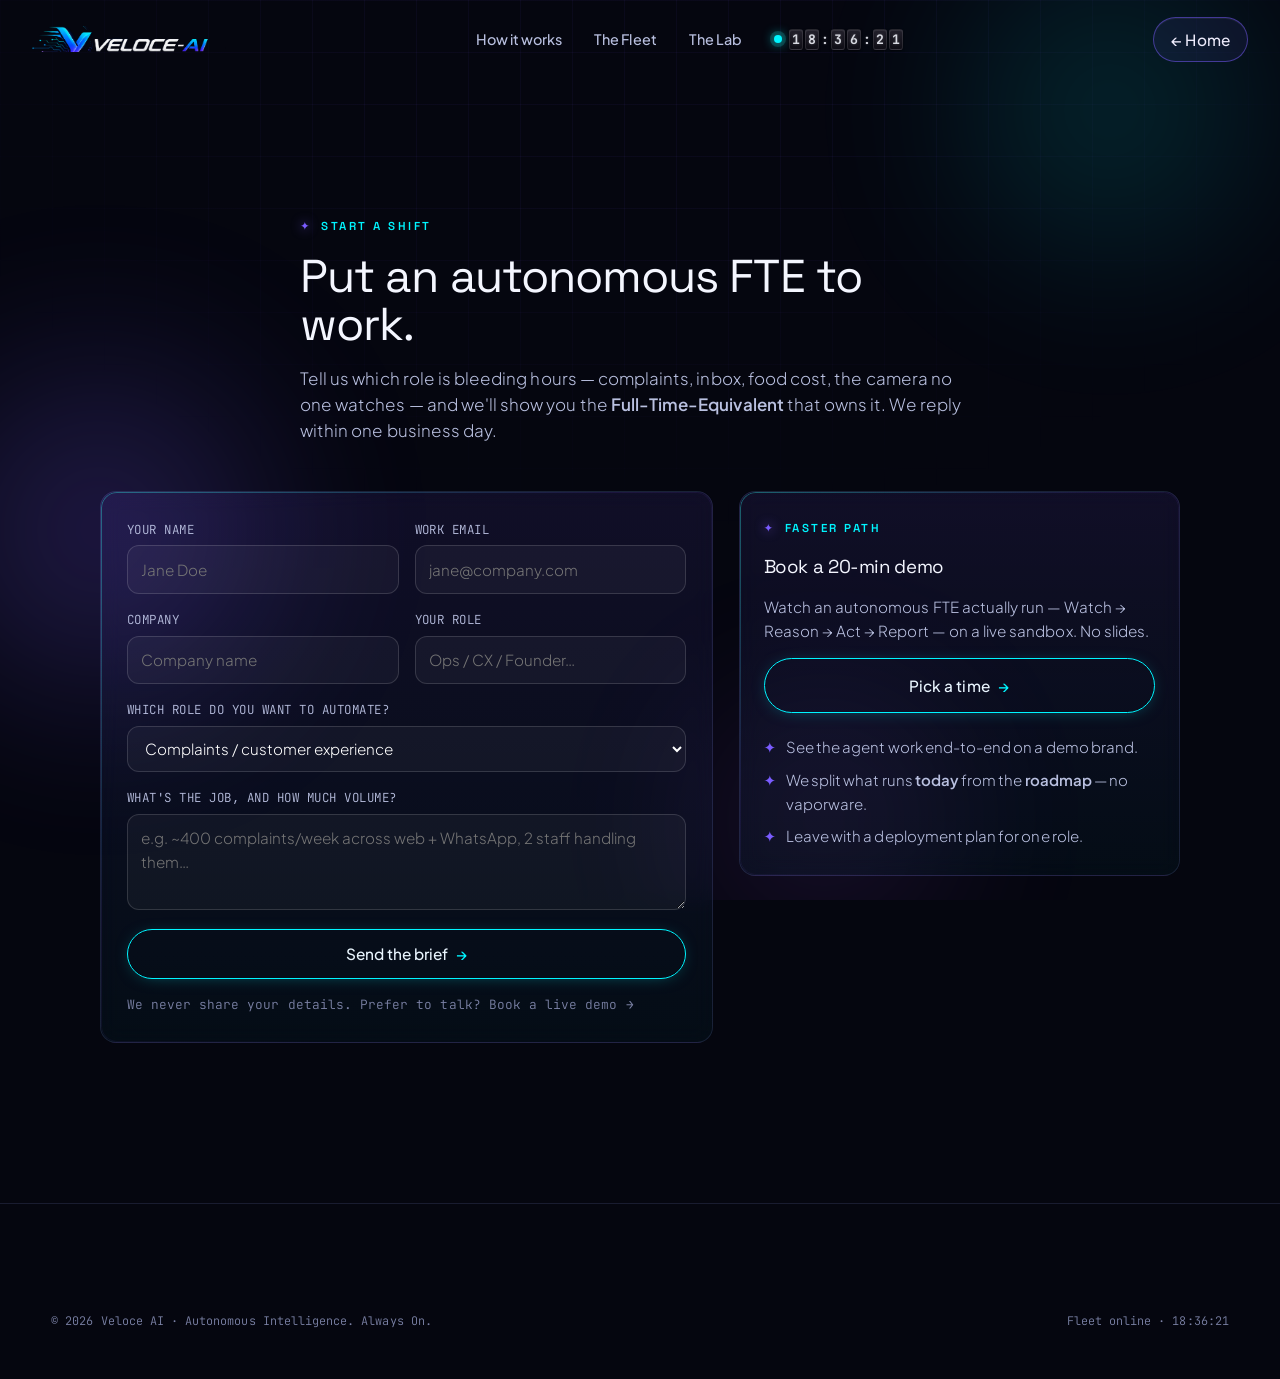
<file: site/contact.html>
<!DOCTYPE html>
<html lang="en">
<head>
<meta charset="UTF-8" />
<meta name="viewport" content="width=device-width, initial-scale=1.0" />
<title>Book a deployment — Veloce AI</title>
<meta name="description" content="Tell Veloce AI which role is bleeding hours and we'll deploy the autonomous FTE that owns it. Book a 20-minute demo or send us the brief." />
<link rel="icon" type="image/png" href="assets/favicon.png?v=2026" />
<link rel="preconnect" href="https://fonts.googleapis.com">
<link rel="preconnect" href="https://fonts.gstatic.com" crossorigin>
<link href="https://fonts.googleapis.com/css2?family=Plus+Jakarta+Sans:wght@200;300;400;500;600;700&family=Space+Grotesk:wght@400;500;600;700&family=JetBrains+Mono:wght@200;300;400;500;700&family=Caveat:wght@500;600;700&display=swap" rel="stylesheet">
<link rel="stylesheet" href="assets/styles.css?v=42" />
<link rel="stylesheet" href="assets/veloce-skin.css?v=2026" />
<noscript><style>.reveal{opacity:1!important;transform:none!important}</style></noscript>
<style>
  /* ---- Stage A: lead-capture form (scoped, on-brand) ---- */
  .lead-wrap{max-width:1080px;margin:0 auto;padding:2.4rem 0 4rem}
  .lead-grid{display:grid;grid-template-columns:1.25fr .9fr;gap:1.6rem;align-items:start}
  @media(max-width:840px){.lead-grid{grid-template-columns:1fr}}
  .lead-form{padding:1.7rem 1.6rem;display:flex;flex-direction:column;gap:1rem}
  .lf-row{display:grid;grid-template-columns:1fr 1fr;gap:1rem}
  @media(max-width:560px){.lf-row{grid-template-columns:1fr}}
  .lf-field{display:flex;flex-direction:column;gap:.4rem}
  .lf-field label{font-size:.78rem;letter-spacing:.04em;text-transform:uppercase;color:var(--fog,#9aa3b2);font-family:var(--font-mono,monospace)}
  .lf-field input,.lf-field select,.lf-field textarea{
    width:100%;background:rgba(255,255,255,.04);border:1px solid rgba(255,255,255,.14);
    border-radius:12px;padding:.72rem .85rem;color:#fff;font:inherit;font-size:.95rem;
    transition:border-color .15s,box-shadow .15s;outline:none}
  .lf-field textarea{resize:vertical;min-height:96px}
  .lf-field input:focus,.lf-field select:focus,.lf-field textarea:focus{
    border-color:var(--accent,#7a5cff);box-shadow:0 0 0 3px rgba(122,92,255,.18)}
  .lf-field select option{background:#0b0d14;color:#fff}
  .lf-note{font-size:.8rem;color:var(--muted,#6b7280);font-family:var(--font-mono,monospace);margin:0}
  .lead-form .btn{justify-content:center;width:100%;margin-top:.2rem}
  .form-status{display:none;font-size:.92rem;padding:.8rem 1rem;border-radius:12px;margin:0}
  .form-status.ok{display:block;background:rgba(47,230,224,.1);border:1px solid rgba(47,230,224,.4);color:#7af5ee}
  .form-status.err{display:block;background:rgba(237,28,36,.1);border:1px solid rgba(237,28,36,.4);color:#ff9aa0}
  .demo-card{padding:1.7rem 1.5rem;display:flex;flex-direction:column;gap:1rem}
  .demo-card h3{margin:.2rem 0 0}
  .demo-card ul{list-style:none;margin:.4rem 0 0;padding:0;display:flex;flex-direction:column;gap:.6rem}
  .demo-card li{display:flex;gap:.6rem;align-items:flex-start;font-size:.94rem;color:var(--fog,#c4cad6)}
  .demo-card li .ck{color:var(--accent,#7a5cff)}
  .hp{position:absolute;left:-9999px;opacity:0;height:0;width:0}
</style>
</head>
<body class="fx">
<div class="void-base"></div>
<div class="orbs"><span class="orb c1"></span><span class="orb c2"></span><span class="orb c3"></span></div>
<div class="grid-bg"></div>

<!-- NAV -->
<nav>
  <div class="wrap">
    <a class="brand" href="index.html"><img src="assets/veloce-word-2026.png?v=2026" alt="Veloce-AI" style="height:26px;width:auto;display:block" /></a>
    <div class="nav-links">
      <a href="index.html#engine">How it works</a>
      <a href="index.html#fleet">The Fleet</a>
      <a href="lab.html">The Lab</a>
      <span class="nav-clock"><span class="dot"></span><span data-clock data-flap>00:00:00</span></span>
    </div>
    <div class="nav-cta">
      <a href="index.html" class="btn btn-ghost" style="padding:.6rem 1.1rem">← Home</a>
    </div>
  </div>
</nav>

<section>
  <div class="wrap lead-wrap">
    <div class="section-head reveal" style="text-align:left;max-width:680px">
      <span class="eyebrow">Start a shift</span>
      <h2>Put an autonomous FTE to work.</h2>
      <p>Tell us which role is bleeding hours — complaints, inbox, food cost, the camera no one watches — and we'll show you the <b>Full-Time-Equivalent</b> that owns it. We reply within one business day.</p>
    </div>

    <div class="lead-grid">
      <!-- FORM -->
      <form id="leadForm" class="lead-form glass reveal" autocomplete="on">
        <!-- ⚙️ CONFIG: replace with your Web3Forms access key (free at https://web3forms.com — enter your email, paste the key it sends). -->
        <input type="hidden" name="access_key" value="598c7af3-a4a9-45eb-a8c8-7d95d19d1917" />
        <input type="hidden" name="subject" value="New Veloce AI deployment enquiry" />
        <input type="hidden" name="from_name" value="Veloce AI website" />
        <!-- honeypot: bots fill this, humans don't -->
        <input type="checkbox" name="botcheck" class="hp" tabindex="-1" autocomplete="off" />

        <div class="lf-row">
          <div class="lf-field">
            <label for="name">Your name</label>
            <input id="name" name="name" type="text" required placeholder="Jane Doe" />
          </div>
          <div class="lf-field">
            <label for="email">Work email</label>
            <input id="email" name="email" type="email" required placeholder="jane@company.com" />
          </div>
        </div>

        <div class="lf-row">
          <div class="lf-field">
            <label for="company">Company</label>
            <input id="company" name="company" type="text" required placeholder="Company name" />
          </div>
          <div class="lf-field">
            <label for="role_title">Your role</label>
            <input id="role_title" name="role_title" type="text" placeholder="Ops / CX / Founder…" />
          </div>
        </div>

        <div class="lf-field">
          <label for="interest">Which role do you want to automate?</label>
          <select id="interest" name="interest">
            <option value="Complaints / CX">Complaints / customer experience</option>
            <option value="Back-office / Finance">Back-office / finance ops</option>
            <option value="Inbox / Assistant">Inbox &amp; delegation (chief of staff)</option>
            <option value="Security / Vision">Security / camera monitoring</option>
            <option value="Other / Not sure">Something else / not sure yet</option>
          </select>
        </div>

        <div class="lf-field">
          <label for="message">What's the job, and how much volume?</label>
          <textarea id="message" name="message" placeholder="e.g. ~400 complaints/week across web + WhatsApp, 2 staff handling them…"></textarea>
        </div>

        <button type="submit" class="btn btn-primary" id="leadSubmit">Send the brief <span class="arr">→</span></button>
        <p class="form-status" id="formStatus" role="status" aria-live="polite"></p>
        <p class="lf-note">We never share your details. Prefer to talk? Book a live demo →</p>
      </form>

      <!-- DEMO BOOKING -->
      <aside class="demo-card glass reveal">
        <span class="eyebrow">Faster path</span>
        <h3>Book a 20-min demo</h3>
        <p style="color:var(--fog,#c4cad6);font-size:.95rem;margin:.2rem 0 0">Watch an autonomous FTE actually run — Watch → Reason → Act → Report — on a live sandbox. No slides.</p>
        <!-- ⚙️ CONFIG: replace href with your Calendly link (free at https://calendly.com). -->
        <a href="https://calendly.com/sanjum77/30min" target="_blank" rel="noopener" class="btn btn-primary" id="bookDemo" style="justify-content:center">Pick a time <span class="arr">→</span></a>
        <ul>
          <li><span class="ck">✦</span><span>See the agent work end-to-end on a demo brand.</span></li>
          <li><span class="ck">✦</span><span>We split what runs <b>today</b> from the <b>roadmap</b> — no vaporware.</span></li>
          <li><span class="ck">✦</span><span>Leave with a deployment plan for one role.</span></li>
        </ul>
      </aside>
    </div>
  </div>
</section>

<footer>
  <div class="wrap">
    <div class="foot-bottom" style="border-top:none">
      <span>© 2026 Veloce AI · Autonomous Intelligence. Always On.</span>
      <span>Fleet online · <span data-clock>00:00:00</span></span>
    </div>
  </div>
</footer>

<script src="assets/app.js?v=42"></script>
<script>
/* ---- Stage A: lead form submit (Web3Forms, no backend) ---- */
(function () {
  var form = document.getElementById('leadForm');
  if (!form) return;
  var statusEl = document.getElementById('formStatus');
  var btn = document.getElementById('leadSubmit');
  var KEY_PLACEHOLDER = 'YOUR_WEB3FORMS_ACCESS_KEY';

  function setStatus(msg, type) { statusEl.className = 'form-status ' + type; statusEl.textContent = msg; }

  form.addEventListener('submit', function (e) {
    e.preventDefault();
    var key = form.querySelector('[name="access_key"]').value;
    if (key === KEY_PLACEHOLDER) {
      setStatus('Form not configured yet — add your Web3Forms access key in contact.html.', 'err');
      return;
    }
    btn.disabled = true; var label = btn.innerHTML; btn.textContent = 'Sending…';
    fetch('https://api.web3forms.com/submit', {
      method: 'POST',
      headers: { 'Accept': 'application/json' },
      body: new FormData(form)
    })
      .then(function (r) { return r.json(); })
      .then(function (data) {
        if (data.success) {
          setStatus("Got it — we'll be in touch within one business day.", 'ok');
          form.reset();
          if (window.gtag) gtag('event', 'generate_lead', { method: 'contact_form' });
          if (window.fbq) fbq('track', 'Lead');
        } else {
          setStatus(data.message || 'Something went wrong — email info@veloce-ai.com instead.', 'err');
        }
      })
      .catch(function () { setStatus('Network error — email info@veloce-ai.com instead.', 'err'); })
      .finally(function () { btn.disabled = false; btn.innerHTML = label; });
  });

  var book = document.getElementById('bookDemo');
  if (book) book.addEventListener('click', function () {
    if (window.gtag) gtag('event', 'book_demo_click');
    if (window.fbq) fbq('track', 'Schedule');
  });
})();
</script>
</body>
</html>
</file>
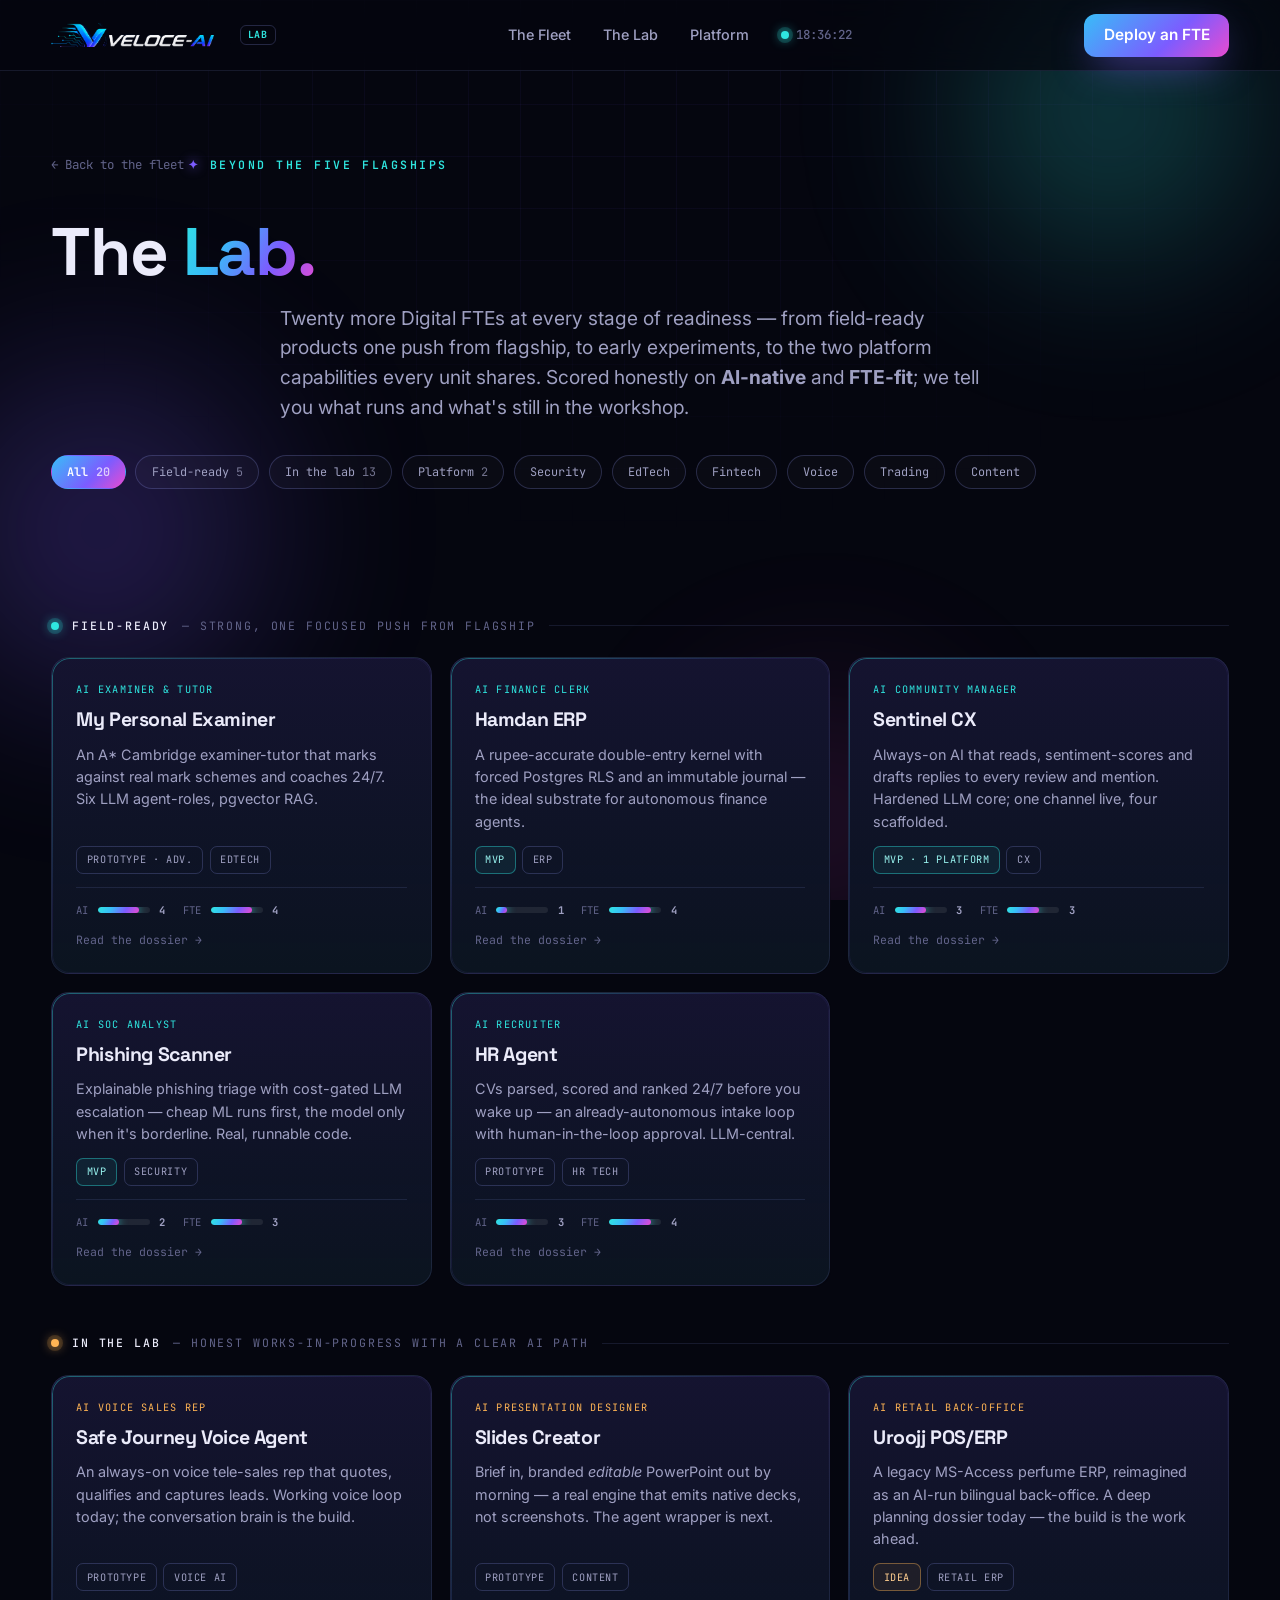
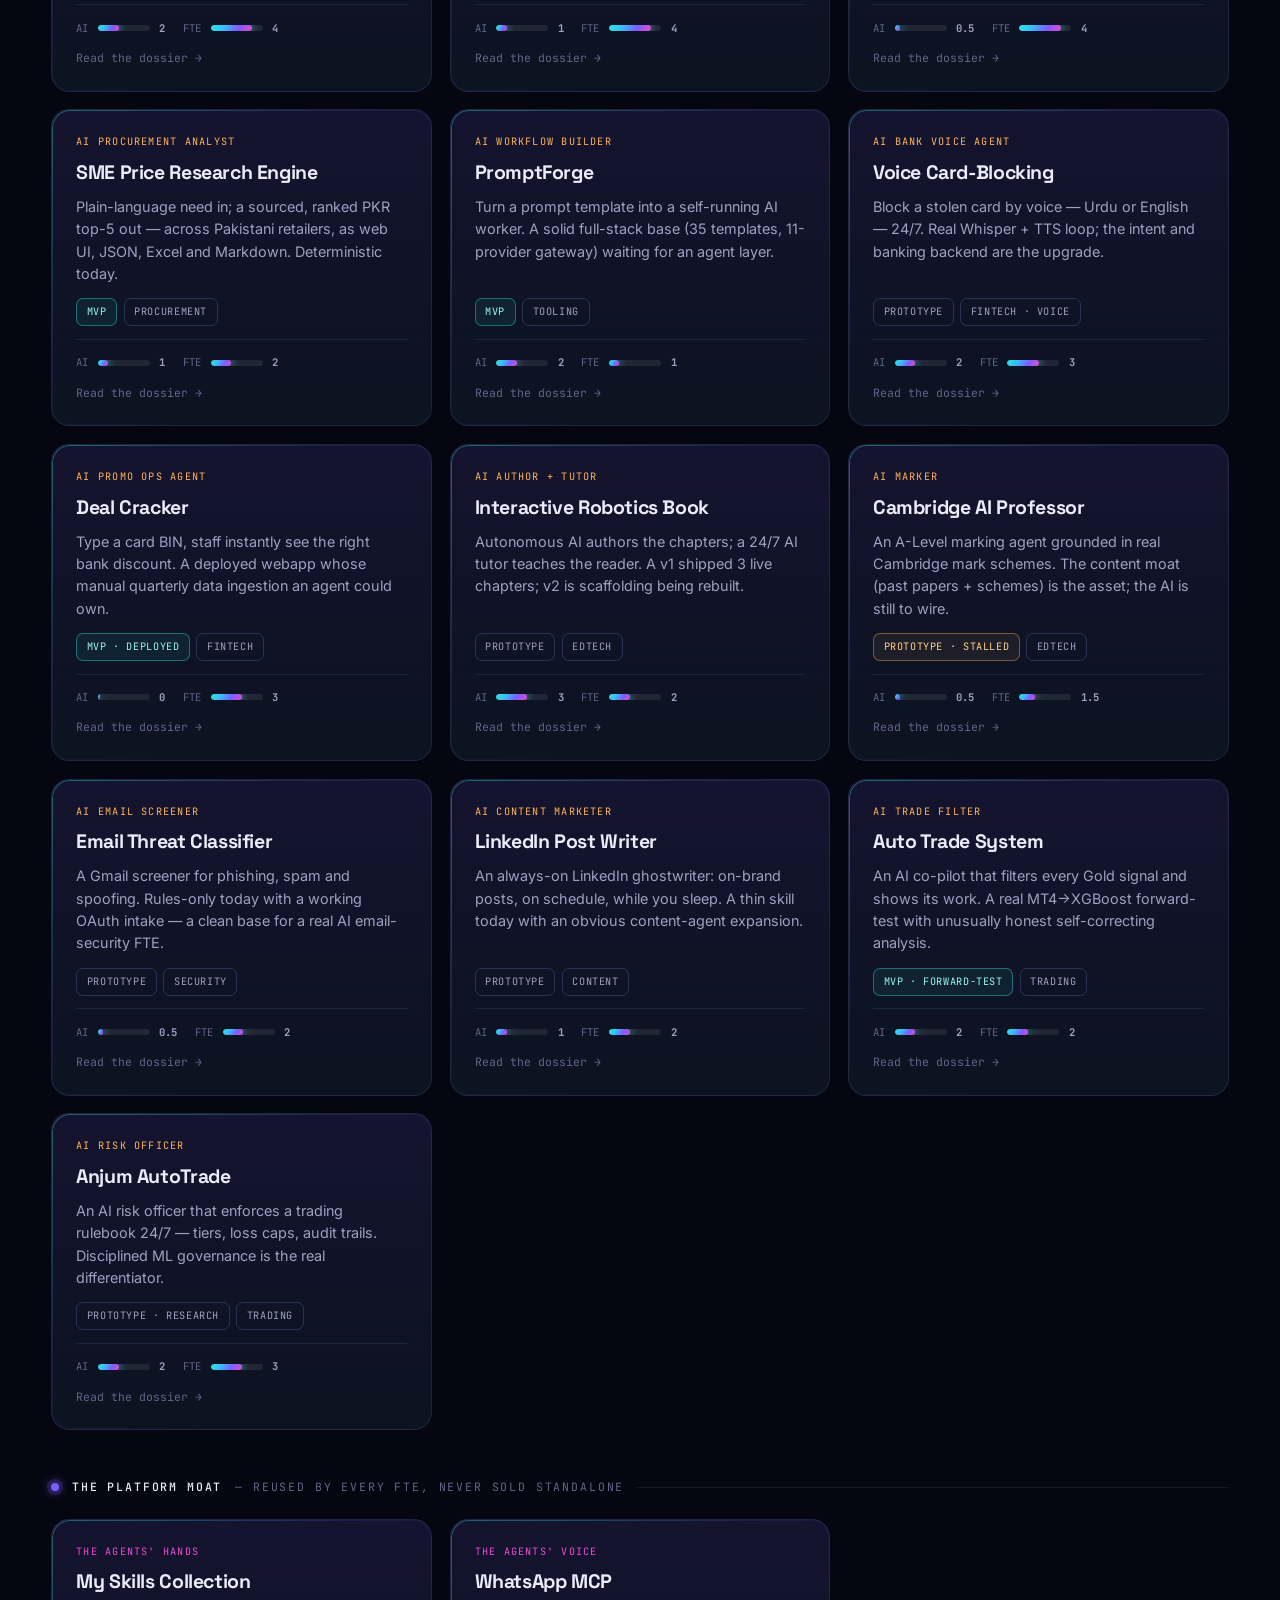
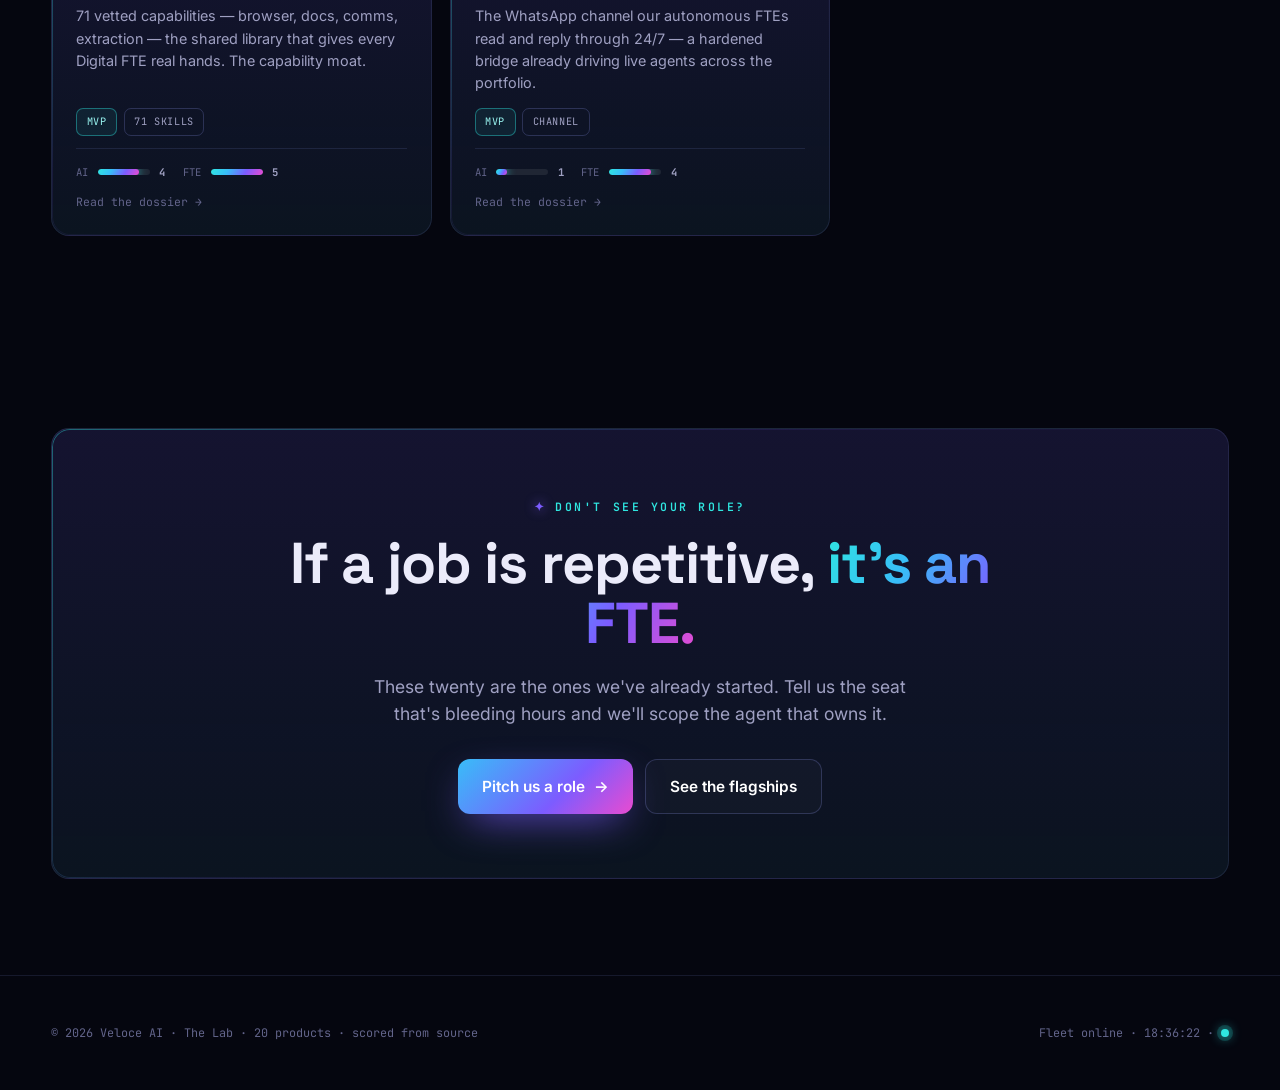
<file: site/lab.html>
<!DOCTYPE html>
<html lang="en">
<head>
<meta charset="UTF-8" />
<meta name="viewport" content="width=device-width, initial-scale=1.0" />
<title>The Lab · 20 more FTEs in development — Veloce AI</title>
<link rel="icon" type="image/png" href="assets/favicon.png?v=2026" />
<meta name="description" content="Beyond the five flagships: 20 more Digital FTEs across security, fintech, edtech, voice, content and trading — field-ready, incubating, and the platform capabilities that power them all." />
<link rel="preconnect" href="https://fonts.googleapis.com">
<link rel="preconnect" href="https://fonts.gstatic.com" crossorigin>
<link href="https://fonts.googleapis.com/css2?family=Space+Grotesk:wght@500;600;700&family=Inter:wght@400;500;600;700&family=JetBrains+Mono:wght@400;500;600&display=swap" rel="stylesheet">
<link rel="stylesheet" href="assets/styles.css?v=42" />
<noscript><style>.reveal{opacity:1!important;transform:none!important}.lab-card.hide{display:flex!important}</style></noscript>
</head>
<body>
<div class="void-base"></div>
<div class="orbs"><span class="orb c1"></span><span class="orb c2"></span><span class="orb c3"></span></div>
<div class="grid-bg"></div>

<nav>
  <div class="wrap">
    <a class="brand" href="index.html"><img src="assets/veloce-word-2026.png?v=2026" alt="Veloce-AI" style="height:24px;width:auto;vertical-align:middle" /> <span class="ai">LAB</span></a>
    <div class="nav-links">
      <a href="index.html#fleet">The Fleet</a>
      <a href="lab.html">The Lab</a>
      <a href="index.html#platform">Platform</a>
      <span class="nav-clock"><span class="dot"></span><span data-clock>00:00:00</span></span>
    </div>
    <div class="nav-cta"><a href="index.html#final" class="btn btn-primary" style="padding:.6rem 1.2rem">Deploy an FTE</a></div>
    <div class="nav-burger"><span></span><span></span><span></span></div>
  </div>
</nav>

<header class="hero p-hero">
  <div class="wrap">
    <a class="p-back" href="index.html#fleet">← Back to the fleet</a>
    <span class="eyebrow reveal">Beyond the five flagships</span>
    <h1 class="reveal">The <span class="ai-grad-text">Lab.</span></h1>
    <p class="sub reveal">Twenty more Digital FTEs at every stage of readiness — from field-ready products one push from flagship, to early experiments, to the two platform capabilities every unit shares. Scored honestly on <b>AI-native</b> and <b>FTE-fit</b>; we tell you what runs and what's still in the workshop.</p>
    <div class="lab-filters reveal">
      <button class="chip active" data-filter="all">All <span class="c">20</span></button>
      <button class="chip" data-filter="field">Field-ready <span class="c">5</span></button>
      <button class="chip" data-filter="lab">In the lab <span class="c">13</span></button>
      <button class="chip" data-filter="platform">Platform <span class="c">2</span></button>
      <button class="chip" data-filter="security">Security</button>
      <button class="chip" data-filter="edtech">EdTech</button>
      <button class="chip" data-filter="fintech">Fintech</button>
      <button class="chip" data-filter="voice">Voice</button>
      <button class="chip" data-filter="trading">Trading</button>
      <button class="chip" data-filter="content">Content</button>
    </div>
  </div>
</header>

<section style="padding-top:1rem">
  <div class="wrap">

    <!-- FIELD-READY -->
    <div class="lab-cat reveal"><span class="dot"></span> <b>Field-ready</b> — strong, one focused push from flagship</div>
    <div class="lab-grid">

      <a class="lab-card glass t-field reveal" data-cat="field edtech" href="../reports/projects/my-personal-examiner.md">
        <div class="lab-role">AI Examiner &amp; Tutor</div><h3>My Personal Examiner</h3>
        <p class="lab-hook">An A* Cambridge examiner-tutor that marks against real mark schemes and coaches 24/7. Six LLM agent-roles, pgvector RAG.</p>
        <div class="lab-tags"><span class="tag">Prototype · adv.</span><span class="tag">EdTech</span></div>
        <div class="lab-meters">
          <div class="meter-row">AI<div class="bar"><i style="width:80%"></i></div><b>4</b></div>
          <div class="meter-row">FTE<div class="bar"><i style="width:80%"></i></div><b>4</b></div>
        </div>
        <span class="lab-open">Read the dossier →</span>
      </a>

      <a class="lab-card glass t-field reveal" data-cat="field erp" href="../reports/projects/hamdan-ent.md">
        <div class="lab-role">AI Finance Clerk</div><h3>Hamdan ERP</h3>
        <p class="lab-hook">A rupee-accurate double-entry kernel with forced Postgres RLS and an immutable journal — the ideal substrate for autonomous finance agents.</p>
        <div class="lab-tags"><span class="tag tag-live">MVP</span><span class="tag">ERP</span></div>
        <div class="lab-meters">
          <div class="meter-row">AI<div class="bar"><i style="width:20%"></i></div><b>1</b></div>
          <div class="meter-row">FTE<div class="bar"><i style="width:80%"></i></div><b>4</b></div>
        </div>
        <span class="lab-open">Read the dossier →</span>
      </a>

      <a class="lab-card glass t-field reveal" data-cat="field cx" href="../reports/projects/social-scrapper.md">
        <div class="lab-role">AI Community Manager</div><h3>Sentinel CX</h3>
        <p class="lab-hook">Always-on AI that reads, sentiment-scores and drafts replies to every review and mention. Hardened LLM core; one channel live, four scaffolded.</p>
        <div class="lab-tags"><span class="tag tag-live">MVP · 1 platform</span><span class="tag">CX</span></div>
        <div class="lab-meters">
          <div class="meter-row">AI<div class="bar"><i style="width:60%"></i></div><b>3</b></div>
          <div class="meter-row">FTE<div class="bar"><i style="width:60%"></i></div><b>3</b></div>
        </div>
        <span class="lab-open">Read the dossier →</span>
      </a>

      <a class="lab-card glass t-field reveal" data-cat="field security" href="../reports/projects/phishing-scanner.md">
        <div class="lab-role">AI SOC Analyst</div><h3>Phishing Scanner</h3>
        <p class="lab-hook">Explainable phishing triage with cost-gated LLM escalation — cheap ML runs first, the model only when it's borderline. Real, runnable code.</p>
        <div class="lab-tags"><span class="tag tag-live">MVP</span><span class="tag">Security</span></div>
        <div class="lab-meters">
          <div class="meter-row">AI<div class="bar"><i style="width:40%"></i></div><b>2</b></div>
          <div class="meter-row">FTE<div class="bar"><i style="width:60%"></i></div><b>3</b></div>
        </div>
        <span class="lab-open">Read the dossier →</span>
      </a>

      <a class="lab-card glass t-field reveal" data-cat="field hr" href="../reports/projects/hr-agent.md">
        <div class="lab-role">AI Recruiter</div><h3>HR Agent</h3>
        <p class="lab-hook">CVs parsed, scored and ranked 24/7 before you wake up — an already-autonomous intake loop with human-in-the-loop approval. LLM-central.</p>
        <div class="lab-tags"><span class="tag">Prototype</span><span class="tag">HR Tech</span></div>
        <div class="lab-meters">
          <div class="meter-row">AI<div class="bar"><i style="width:60%"></i></div><b>3</b></div>
          <div class="meter-row">FTE<div class="bar"><i style="width:80%"></i></div><b>4</b></div>
        </div>
        <span class="lab-open">Read the dossier →</span>
      </a>
    </div>

    <!-- IN THE LAB -->
    <div class="lab-cat reveal"><span class="dot amber"></span> <b>In the lab</b> — honest works-in-progress with a clear AI path</div>
    <div class="lab-grid">

      <a class="lab-card glass t-lab reveal" data-cat="lab voice" href="../reports/projects/travel-insurance-voice-agent.md">
        <div class="lab-role">AI Voice Sales Rep</div><h3>Safe Journey Voice Agent</h3>
        <p class="lab-hook">An always-on voice tele-sales rep that quotes, qualifies and captures leads. Working voice loop today; the conversation brain is the build.</p>
        <div class="lab-tags"><span class="tag">Prototype</span><span class="tag">Voice AI</span></div>
        <div class="lab-meters">
          <div class="meter-row">AI<div class="bar"><i style="width:40%"></i></div><b>2</b></div>
          <div class="meter-row">FTE<div class="bar"><i style="width:80%"></i></div><b>4</b></div>
        </div>
        <span class="lab-open">Read the dossier →</span>
      </a>

      <a class="lab-card glass t-lab reveal" data-cat="lab content" href="../reports/projects/slides-creator.md">
        <div class="lab-role">AI Presentation Designer</div><h3>Slides Creator</h3>
        <p class="lab-hook">Brief in, branded <em>editable</em> PowerPoint out by morning — a real engine that emits native decks, not screenshots. The agent wrapper is next.</p>
        <div class="lab-tags"><span class="tag">Prototype</span><span class="tag">Content</span></div>
        <div class="lab-meters">
          <div class="meter-row">AI<div class="bar"><i style="width:20%"></i></div><b>1</b></div>
          <div class="meter-row">FTE<div class="bar"><i style="width:80%"></i></div><b>4</b></div>
        </div>
        <span class="lab-open">Read the dossier →</span>
      </a>

      <a class="lab-card glass t-lab reveal" data-cat="lab erp" href="../reports/projects/alyan-uroojj-pos.md">
        <div class="lab-role">AI Retail Back-Office</div><h3>Uroojj POS/ERP</h3>
        <p class="lab-hook">A legacy MS-Access perfume ERP, reimagined as an AI-run bilingual back-office. A deep planning dossier today — the build is the work ahead.</p>
        <div class="lab-tags"><span class="tag tag-road">Idea</span><span class="tag">Retail ERP</span></div>
        <div class="lab-meters">
          <div class="meter-row">AI<div class="bar"><i style="width:10%"></i></div><b>0.5</b></div>
          <div class="meter-row">FTE<div class="bar"><i style="width:80%"></i></div><b>4</b></div>
        </div>
        <span class="lab-open">Read the dossier →</span>
      </a>

      <a class="lab-card glass t-lab reveal" data-cat="lab procurement" href="../reports/projects/price-research.md">
        <div class="lab-role">AI Procurement Analyst</div><h3>SME Price Research Engine</h3>
        <p class="lab-hook">Plain-language need in; a sourced, ranked PKR top-5 out — across Pakistani retailers, as web UI, JSON, Excel and Markdown. Deterministic today.</p>
        <div class="lab-tags"><span class="tag tag-live">MVP</span><span class="tag">Procurement</span></div>
        <div class="lab-meters">
          <div class="meter-row">AI<div class="bar"><i style="width:20%"></i></div><b>1</b></div>
          <div class="meter-row">FTE<div class="bar"><i style="width:40%"></i></div><b>2</b></div>
        </div>
        <span class="lab-open">Read the dossier →</span>
      </a>

      <a class="lab-card glass t-lab reveal" data-cat="lab tooling" href="../reports/projects/promptforge.md">
        <div class="lab-role">AI Workflow Builder</div><h3>PromptForge</h3>
        <p class="lab-hook">Turn a prompt template into a self-running AI worker. A solid full-stack base (35 templates, 11-provider gateway) waiting for an agent layer.</p>
        <div class="lab-tags"><span class="tag tag-live">MVP</span><span class="tag">Tooling</span></div>
        <div class="lab-meters">
          <div class="meter-row">AI<div class="bar"><i style="width:40%"></i></div><b>2</b></div>
          <div class="meter-row">FTE<div class="bar"><i style="width:20%"></i></div><b>1</b></div>
        </div>
        <span class="lab-open">Read the dossier →</span>
      </a>

      <a class="lab-card glass t-lab reveal" data-cat="lab fintech voice" href="../reports/projects/card-blocking-demo.md">
        <div class="lab-role">AI Bank Voice Agent</div><h3>Voice Card-Blocking</h3>
        <p class="lab-hook">Block a stolen card by voice — Urdu or English — 24/7. Real Whisper + TTS loop; the intent and banking backend are the upgrade.</p>
        <div class="lab-tags"><span class="tag">Prototype</span><span class="tag">Fintech · Voice</span></div>
        <div class="lab-meters">
          <div class="meter-row">AI<div class="bar"><i style="width:40%"></i></div><b>2</b></div>
          <div class="meter-row">FTE<div class="bar"><i style="width:60%"></i></div><b>3</b></div>
        </div>
        <span class="lab-open">Read the dossier →</span>
      </a>

      <a class="lab-card glass t-lab reveal" data-cat="lab fintech" href="../reports/projects/card-bin-tracker.md">
        <div class="lab-role">AI Promo Ops Agent</div><h3>Deal Cracker</h3>
        <p class="lab-hook">Type a card BIN, staff instantly see the right bank discount. A deployed webapp whose manual quarterly data ingestion an agent could own.</p>
        <div class="lab-tags"><span class="tag tag-live">MVP · deployed</span><span class="tag">Fintech</span></div>
        <div class="lab-meters">
          <div class="meter-row">AI<div class="bar"><i style="width:4%"></i></div><b>0</b></div>
          <div class="meter-row">FTE<div class="bar"><i style="width:60%"></i></div><b>3</b></div>
        </div>
        <span class="lab-open">Read the dossier →</span>
      </a>

      <a class="lab-card glass t-lab reveal" data-cat="lab edtech" href="../reports/projects/interactive-robotics-book.md">
        <div class="lab-role">AI Author + Tutor</div><h3>Interactive Robotics Book</h3>
        <p class="lab-hook">Autonomous AI authors the chapters; a 24/7 AI tutor teaches the reader. A v1 shipped 3 live chapters; v2 is scaffolding being rebuilt.</p>
        <div class="lab-tags"><span class="tag">Prototype</span><span class="tag">EdTech</span></div>
        <div class="lab-meters">
          <div class="meter-row">AI<div class="bar"><i style="width:60%"></i></div><b>3</b></div>
          <div class="meter-row">FTE<div class="bar"><i style="width:40%"></i></div><b>2</b></div>
        </div>
        <span class="lab-open">Read the dossier →</span>
      </a>

      <a class="lab-card glass t-lab reveal" data-cat="lab edtech" href="../reports/projects/a-level-learning.md">
        <div class="lab-role">AI Marker</div><h3>Cambridge AI Professor</h3>
        <p class="lab-hook">An A-Level marking agent grounded in real Cambridge mark schemes. The content moat (past papers + schemes) is the asset; the AI is still to wire.</p>
        <div class="lab-tags"><span class="tag tag-road">Prototype · stalled</span><span class="tag">EdTech</span></div>
        <div class="lab-meters">
          <div class="meter-row">AI<div class="bar"><i style="width:10%"></i></div><b>0.5</b></div>
          <div class="meter-row">FTE<div class="bar"><i style="width:30%"></i></div><b>1.5</b></div>
        </div>
        <span class="lab-open">Read the dossier →</span>
      </a>

      <a class="lab-card glass t-lab reveal" data-cat="lab security" href="../reports/projects/email-spam-classifier.md">
        <div class="lab-role">AI Email Screener</div><h3>Email Threat Classifier</h3>
        <p class="lab-hook">A Gmail screener for phishing, spam and spoofing. Rules-only today with a working OAuth intake — a clean base for a real AI email-security FTE.</p>
        <div class="lab-tags"><span class="tag">Prototype</span><span class="tag">Security</span></div>
        <div class="lab-meters">
          <div class="meter-row">AI<div class="bar"><i style="width:10%"></i></div><b>0.5</b></div>
          <div class="meter-row">FTE<div class="bar"><i style="width:40%"></i></div><b>2</b></div>
        </div>
        <span class="lab-open">Read the dossier →</span>
      </a>

      <a class="lab-card glass t-lab reveal" data-cat="lab content" href="../reports/projects/linkedin-post.md">
        <div class="lab-role">AI Content Marketer</div><h3>LinkedIn Post Writer</h3>
        <p class="lab-hook">An always-on LinkedIn ghostwriter: on-brand posts, on schedule, while you sleep. A thin skill today with an obvious content-agent expansion.</p>
        <div class="lab-tags"><span class="tag">Prototype</span><span class="tag">Content</span></div>
        <div class="lab-meters">
          <div class="meter-row">AI<div class="bar"><i style="width:20%"></i></div><b>1</b></div>
          <div class="meter-row">FTE<div class="bar"><i style="width:40%"></i></div><b>2</b></div>
        </div>
        <span class="lab-open">Read the dossier →</span>
      </a>

      <a class="lab-card glass t-lab reveal" data-cat="lab trading" href="../reports/projects/auto-trade.md">
        <div class="lab-role">AI Trade Filter</div><h3>Auto Trade System</h3>
        <p class="lab-hook">An AI co-pilot that filters every Gold signal and shows its work. A real MT4→XGBoost forward-test with unusually honest self-correcting analysis.</p>
        <div class="lab-tags"><span class="tag tag-live">MVP · forward-test</span><span class="tag">Trading</span></div>
        <div class="lab-meters">
          <div class="meter-row">AI<div class="bar"><i style="width:40%"></i></div><b>2</b></div>
          <div class="meter-row">FTE<div class="bar"><i style="width:40%"></i></div><b>2</b></div>
        </div>
        <span class="lab-open">Read the dossier →</span>
      </a>

      <a class="lab-card glass t-lab reveal" data-cat="lab trading" href="../reports/projects/anjum-autotrade.md">
        <div class="lab-role">AI Risk Officer</div><h3>Anjum AutoTrade</h3>
        <p class="lab-hook">An AI risk officer that enforces a trading rulebook 24/7 — tiers, loss caps, audit trails. Disciplined ML governance is the real differentiator.</p>
        <div class="lab-tags"><span class="tag">Prototype · research</span><span class="tag">Trading</span></div>
        <div class="lab-meters">
          <div class="meter-row">AI<div class="bar"><i style="width:40%"></i></div><b>2</b></div>
          <div class="meter-row">FTE<div class="bar"><i style="width:60%"></i></div><b>3</b></div>
        </div>
        <span class="lab-open">Read the dossier →</span>
      </a>
    </div>

    <!-- PLATFORM -->
    <div class="lab-cat reveal"><span class="dot violet"></span> <b>The platform moat</b> — reused by every FTE, never sold standalone</div>
    <div class="lab-grid">

      <a class="lab-card glass t-moat reveal" data-cat="platform" href="../reports/projects/my-skills.md">
        <div class="lab-role">The agents' hands</div><h3>My Skills Collection</h3>
        <p class="lab-hook">71 vetted capabilities — browser, docs, comms, extraction — the shared library that gives every Digital FTE real hands. The capability moat.</p>
        <div class="lab-tags"><span class="tag tag-live">MVP</span><span class="tag">71 skills</span></div>
        <div class="lab-meters">
          <div class="meter-row">AI<div class="bar"><i style="width:80%"></i></div><b>4</b></div>
          <div class="meter-row">FTE<div class="bar"><i style="width:100%"></i></div><b>5</b></div>
        </div>
        <span class="lab-open">Read the dossier →</span>
      </a>

      <a class="lab-card glass t-moat reveal" data-cat="platform" href="../reports/projects/whatsapp-mcp.md">
        <div class="lab-role">The agents' voice</div><h3>WhatsApp MCP</h3>
        <p class="lab-hook">The WhatsApp channel our autonomous FTEs read and reply through 24/7 — a hardened bridge already driving live agents across the portfolio.</p>
        <div class="lab-tags"><span class="tag tag-live">MVP</span><span class="tag">Channel</span></div>
        <div class="lab-meters">
          <div class="meter-row">AI<div class="bar"><i style="width:20%"></i></div><b>1</b></div>
          <div class="meter-row">FTE<div class="bar"><i style="width:80%"></i></div><b>4</b></div>
        </div>
        <span class="lab-open">Read the dossier →</span>
      </a>
    </div>
  </div>
</section>

<section class="final">
  <div class="wrap">
    <div class="final-card glass reveal">
      <span class="eyebrow" style="justify-content:center;display:inline-flex">Don't see your role?</span>
      <h2>If a job is repetitive, <span class="ai-grad-text">it's an FTE.</span></h2>
      <p>These twenty are the ones we've already started. Tell us the seat that's bleeding hours and we'll scope the agent that owns it.</p>
      <div style="display:flex;gap:.8rem;justify-content:center;flex-wrap:wrap">
        <a href="mailto:hello@veloce-ai.com" class="btn btn-primary">Pitch us a role <span class="arr">→</span></a>
        <a href="index.html#fleet" class="btn btn-ghost">See the flagships</a>
      </div>
    </div>
  </div>
</section>

<footer>
  <div class="wrap"><div class="foot-bottom" style="border:none;margin:0;padding:0">
    <span>© 2026 Veloce AI · The Lab · 20 products · scored from source</span>
    <span>Fleet online · <span data-clock>00:00:00</span> · <span class="dot" style="display:inline-block"></span></span>
  </div></div>
</footer>

<script src="assets/app.js?v=42"></script>
</body>
</html>
</file>
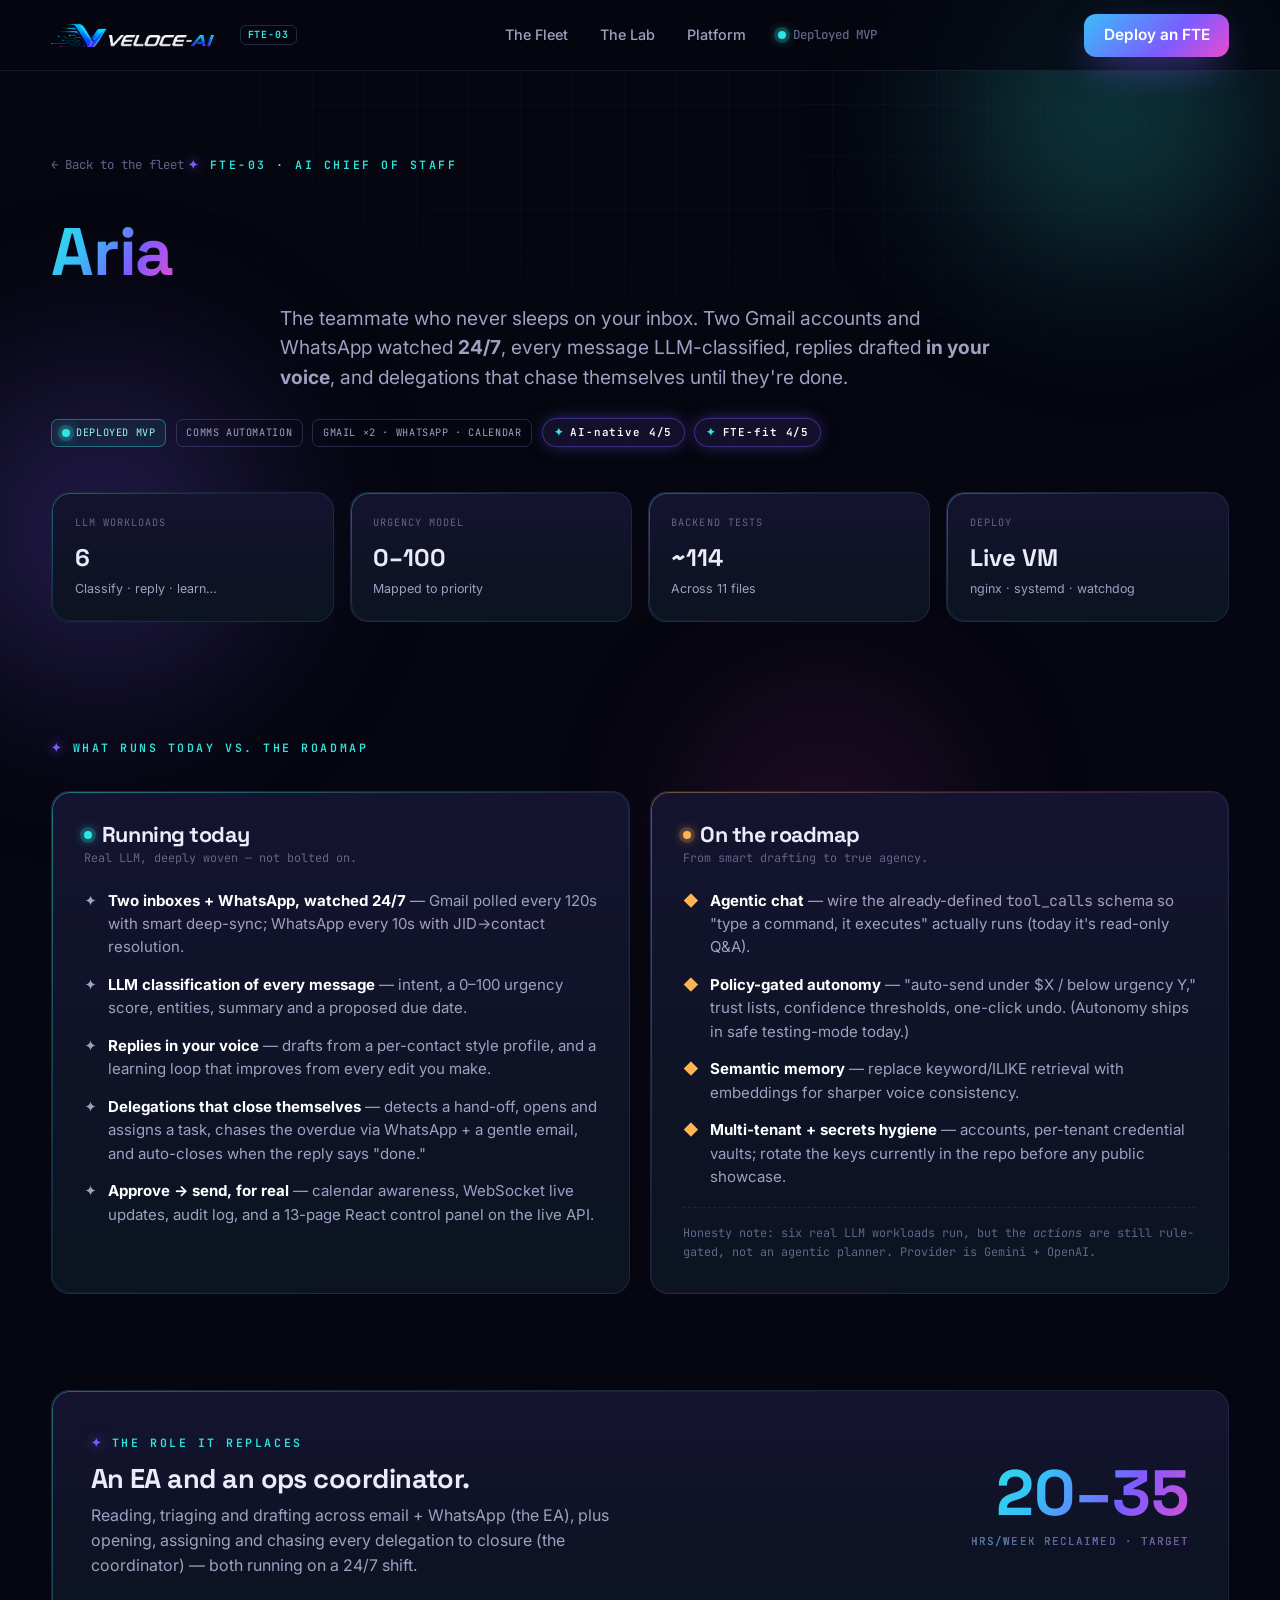
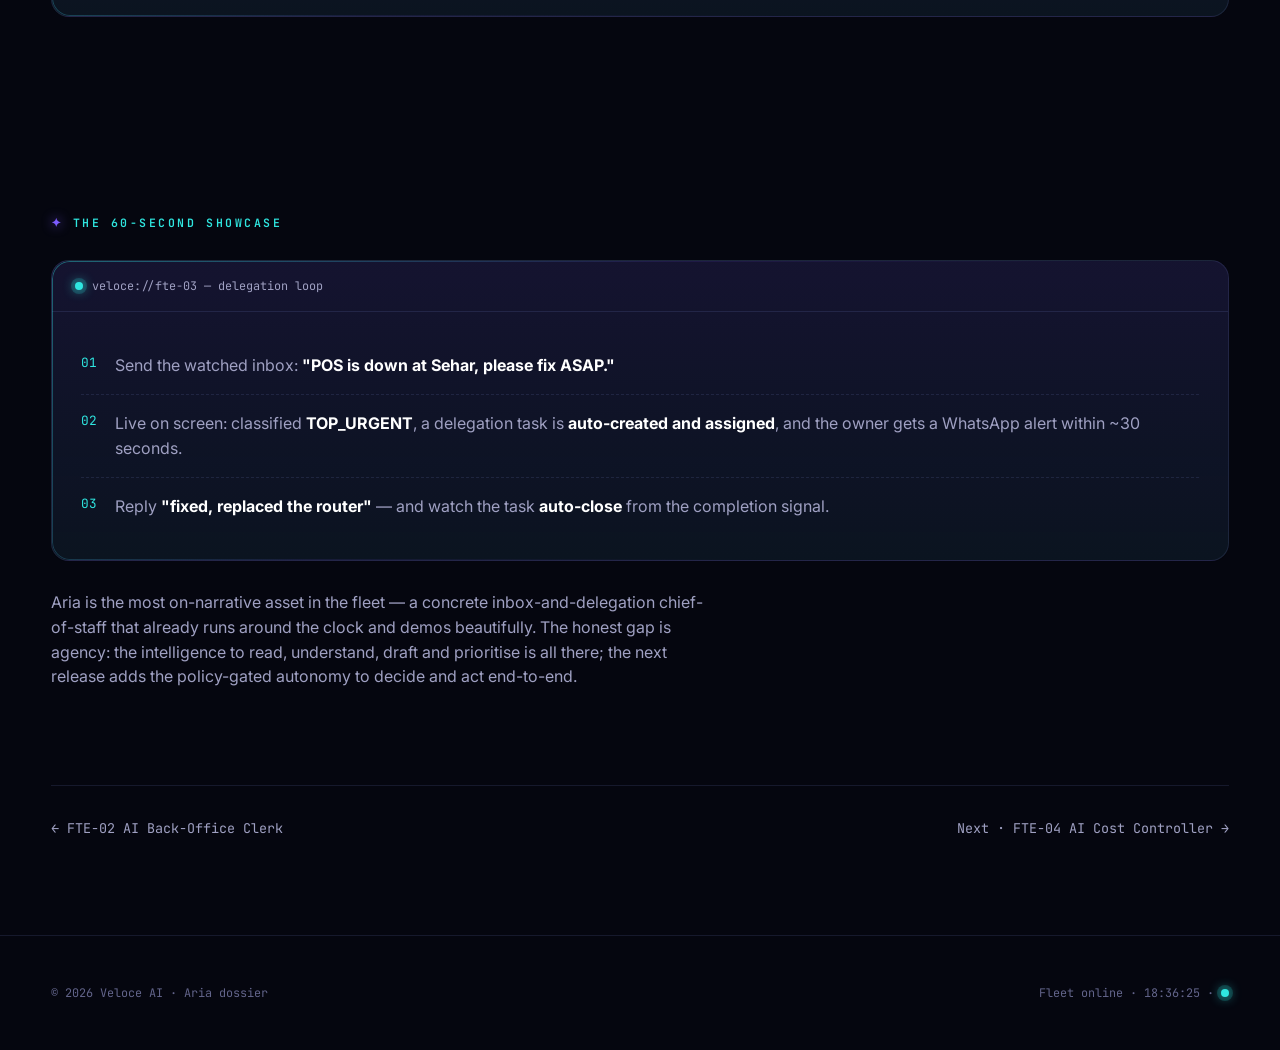
<file: site/products/aria-assistant.html>
<!DOCTYPE html>
<html lang="en">
<head>
<meta charset="UTF-8" />
<meta name="viewport" content="width=device-width, initial-scale=1.0" />
<title>Aria · AI Chief of Staff — Veloce AI FTE-03</title>
<link rel="icon" type="image/png" href="../assets/favicon.png?v=2026" />
<meta name="description" content="Aria watches two inboxes and WhatsApp 24/7, classifies every message, replies in your voice, and opens, chases and auto-closes the tasks you delegate." />
<link rel="preconnect" href="https://fonts.googleapis.com">
<link rel="preconnect" href="https://fonts.gstatic.com" crossorigin>
<link href="https://fonts.googleapis.com/css2?family=Space+Grotesk:wght@500;600;700&family=Inter:wght@400;500;600;700&family=JetBrains+Mono:wght@400;500;600&display=swap" rel="stylesheet">
<link rel="stylesheet" href="../assets/styles.css?v=42" />
<noscript><style>.reveal{opacity:1!important;transform:none!important}</style></noscript>
</head>
<body>
<div class="void-base"></div>
<div class="orbs"><span class="orb c1"></span><span class="orb c2"></span><span class="orb c3"></span></div>
<div class="grid-bg"></div>

<nav>
  <div class="wrap">
    <a class="brand" href="../index.html"><img src="../assets/veloce-word-2026.png?v=2026" alt="Veloce-AI" style="height:24px;width:auto;vertical-align:middle" /> <span class="ai">FTE-03</span></a>
    <div class="nav-links">
      <a href="../index.html#fleet">The Fleet</a>
      <a href="../lab.html">The Lab</a>
      <a href="../index.html#platform">Platform</a>
      <span class="nav-clock"><span class="dot"></span> Deployed MVP</span>
    </div>
    <div class="nav-cta"><a href="../index.html#final" class="btn btn-primary" style="padding:.6rem 1.2rem">Deploy an FTE</a></div>
    <div class="nav-burger"><span></span><span></span><span></span></div>
  </div>
</nav>

<header class="hero p-hero">
  <div class="wrap">
    <a class="p-back" href="../index.html#fleet">← Back to the fleet</a>
    <span class="eyebrow reveal">FTE-03 · AI Chief of Staff</span>
    <h1 class="reveal"><span class="ai-grad-text">Aria</span></h1>
    <p class="sub reveal">The teammate who never sleeps on your inbox. Two Gmail accounts and WhatsApp watched <b>24/7</b>, every message LLM-classified, replies drafted <b>in your voice</b>, and delegations that chase themselves until they're done.</p>
    <div class="p-badges reveal">
      <span class="tag tag-live"><span class="dot"></span> Deployed MVP</span>
      <span class="tag">Comms automation</span>
      <span class="tag">Gmail ×2 · WhatsApp · Calendar</span>
      <span class="ai-badge">AI-native 4/5</span>
      <span class="ai-badge">FTE-fit 4/5</span>
    </div>
    <div class="spec-grid reveal">
      <div class="spec glass"><div class="k">LLM workloads</div><div class="v">6<small>Classify · reply · learn…</small></div></div>
      <div class="spec glass"><div class="k">Urgency model</div><div class="v">0–100<small>Mapped to priority</small></div></div>
      <div class="spec glass"><div class="k">Backend tests</div><div class="v">~114<small>Across 11 files</small></div></div>
      <div class="spec glass"><div class="k">Deploy</div><div class="v">Live VM<small>nginx · systemd · watchdog</small></div></div>
    </div>
  </div>
</header>

<section style="padding-top:3rem">
  <div class="wrap">
    <div class="section-head left reveal" style="margin-bottom:2rem"><span class="eyebrow">What runs today vs. the roadmap</span></div>
    <div class="cols">
      <div class="card live glass reveal">
        <h3><span class="dot"></span> Running today</h3>
        <div class="csub">Real LLM, deeply woven — not bolted on.</div>
        <ul class="feat">
          <li><span class="ck">✦</span><span><b>Two inboxes + WhatsApp, watched 24/7</b> — Gmail polled every 120s with smart deep-sync; WhatsApp every 10s with JID→contact resolution.</span></li>
          <li><span class="ck">✦</span><span><b>LLM classification of every message</b> — intent, a 0–100 urgency score, entities, summary and a proposed due date.</span></li>
          <li><span class="ck">✦</span><span><b>Replies in your voice</b> — drafts from a per-contact style profile, and a learning loop that improves from every edit you make.</span></li>
          <li><span class="ck">✦</span><span><b>Delegations that close themselves</b> — detects a hand-off, opens and assigns a task, chases the overdue via WhatsApp + a gentle email, and auto-closes when the reply says "done."</span></li>
          <li><span class="ck">✦</span><span><b>Approve → send, for real</b> — calendar awareness, WebSocket live updates, audit log, and a 13-page React control panel on the live API.</span></li>
        </ul>
      </div>
      <div class="card road glass reveal">
        <h3><span class="dot amber"></span> On the roadmap</h3>
        <div class="csub">From smart drafting to true agency.</div>
        <ul class="feat">
          <li><span class="ck" style="color:var(--amber)">◆</span><span><b>Agentic chat</b> — wire the already-defined <span class="display" style="font-family:var(--font-mono)">tool_calls</span> schema so "type a command, it executes" actually runs (today it's read-only Q&amp;A).</span></li>
          <li><span class="ck" style="color:var(--amber)">◆</span><span><b>Policy-gated autonomy</b> — "auto-send under $X / below urgency Y," trust lists, confidence thresholds, one-click undo. (Autonomy ships in safe testing-mode today.)</span></li>
          <li><span class="ck" style="color:var(--amber)">◆</span><span><b>Semantic memory</b> — replace keyword/ILIKE retrieval with embeddings for sharper voice consistency.</span></li>
          <li><span class="ck" style="color:var(--amber)">◆</span><span><b>Multi-tenant + secrets hygiene</b> — accounts, per-tenant credential vaults; rotate the keys currently in the repo before any public showcase.</span></li>
        </ul>
        <p class="honest-note">Honesty note: six real LLM workloads run, but the <em>actions</em> are still rule-gated, not an agentic planner. Provider is Gemini + OpenAI.</p>
      </div>
    </div>
  </div>
</section>

<section style="padding-top:0">
  <div class="wrap">
    <div class="replaces glass reveal">
      <div>
        <span class="eyebrow">The role it replaces</span>
        <h3>An EA and an ops coordinator.</h3>
        <p>Reading, triaging and drafting across email + WhatsApp (the EA), plus opening, assigning and chasing every delegation to closure (the coordinator) — both running on a 24/7 shift.</p>
      </div>
      <div class="big ai-grad-text">20–35<small>hrs/week reclaimed · target</small></div>
    </div>
  </div>
</section>

<section>
  <div class="wrap">
    <div class="section-head left reveal" style="margin-bottom:1.6rem"><span class="eyebrow">The 60-second showcase</span></div>
    <div class="demo-card glass reveal">
      <div class="demo-head"><span class="dot"></span> veloce://fte-03 — delegation loop</div>
      <div class="demo-body">
        <div class="demo-step"><div class="sn">01</div><div class="st">Send the watched inbox: <b>"POS is down at Sehar, please fix ASAP."</b></div></div>
        <div class="demo-step"><div class="sn">02</div><div class="st">Live on screen: classified <b>TOP_URGENT</b>, a delegation task is <b>auto-created and assigned</b>, and the owner gets a WhatsApp alert within ~30 seconds.</div></div>
        <div class="demo-step"><div class="sn">03</div><div class="st">Reply <b>"fixed, replaced the router"</b> — and watch the task <b>auto-close</b> from the completion signal.</div></div>
      </div>
    </div>
    <div class="prose reveal"><p>Aria is the most on-narrative asset in the fleet — a concrete inbox-and-delegation chief-of-staff that already runs around the clock and demos beautifully. The honest gap is agency: the intelligence to read, understand, draft and prioritise is all there; the next release adds the policy-gated autonomy to decide and act end-to-end.</p></div>
  </div>
</section>

<section style="padding-top:0">
  <div class="wrap"><div class="pager">
    <a href="personal-ai-employee.html">← FTE-02 AI Back-Office Clerk</a>
    <a href="operanova.html">Next · FTE-04 AI Cost Controller →</a>
  </div></div>
</section>

<footer>
  <div class="wrap"><div class="foot-bottom" style="border:none;margin:0;padding:0">
    <span>© 2026 Veloce AI · Aria dossier</span>
    <span>Fleet online · <span data-clock>00:00:00</span> · <span class="dot" style="display:inline-block"></span></span>
  </div></div>
</footer>

<script src="../assets/app.js?v=42"></script>
</body>
</html>
</file>
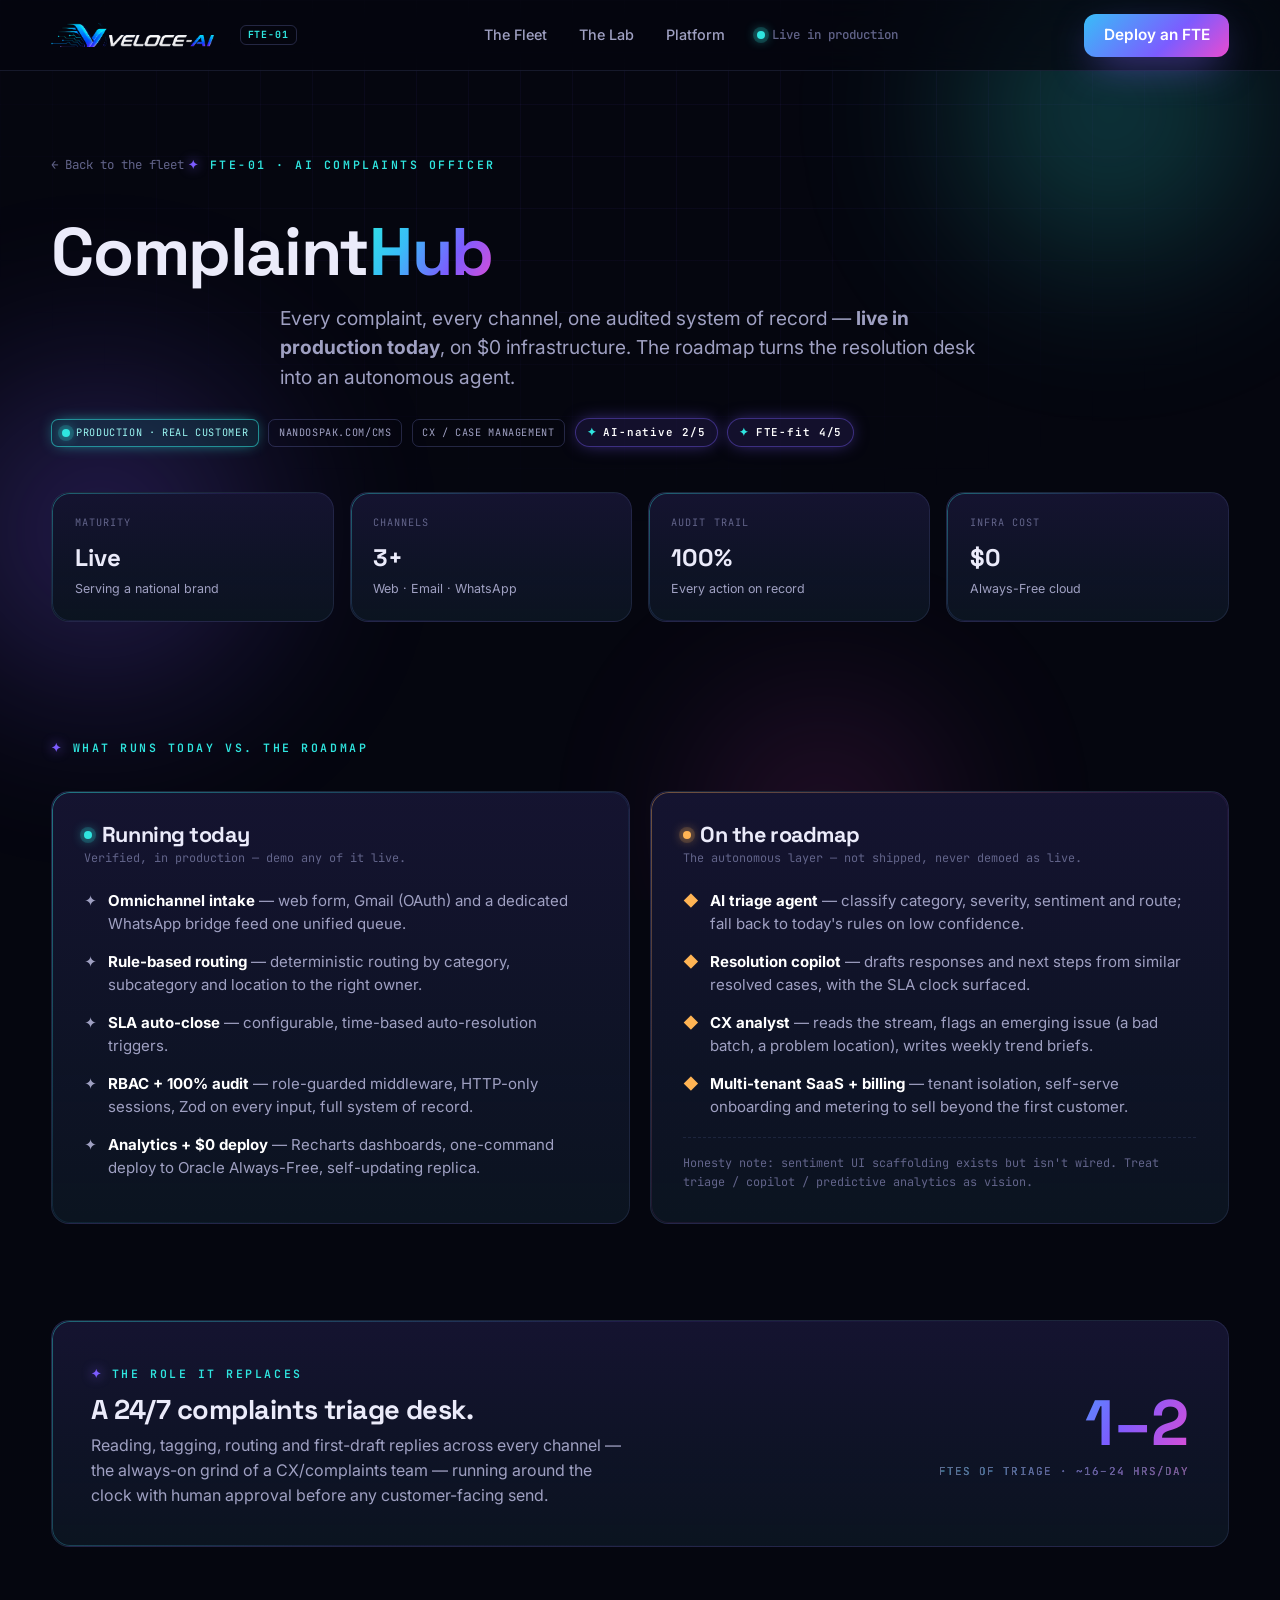
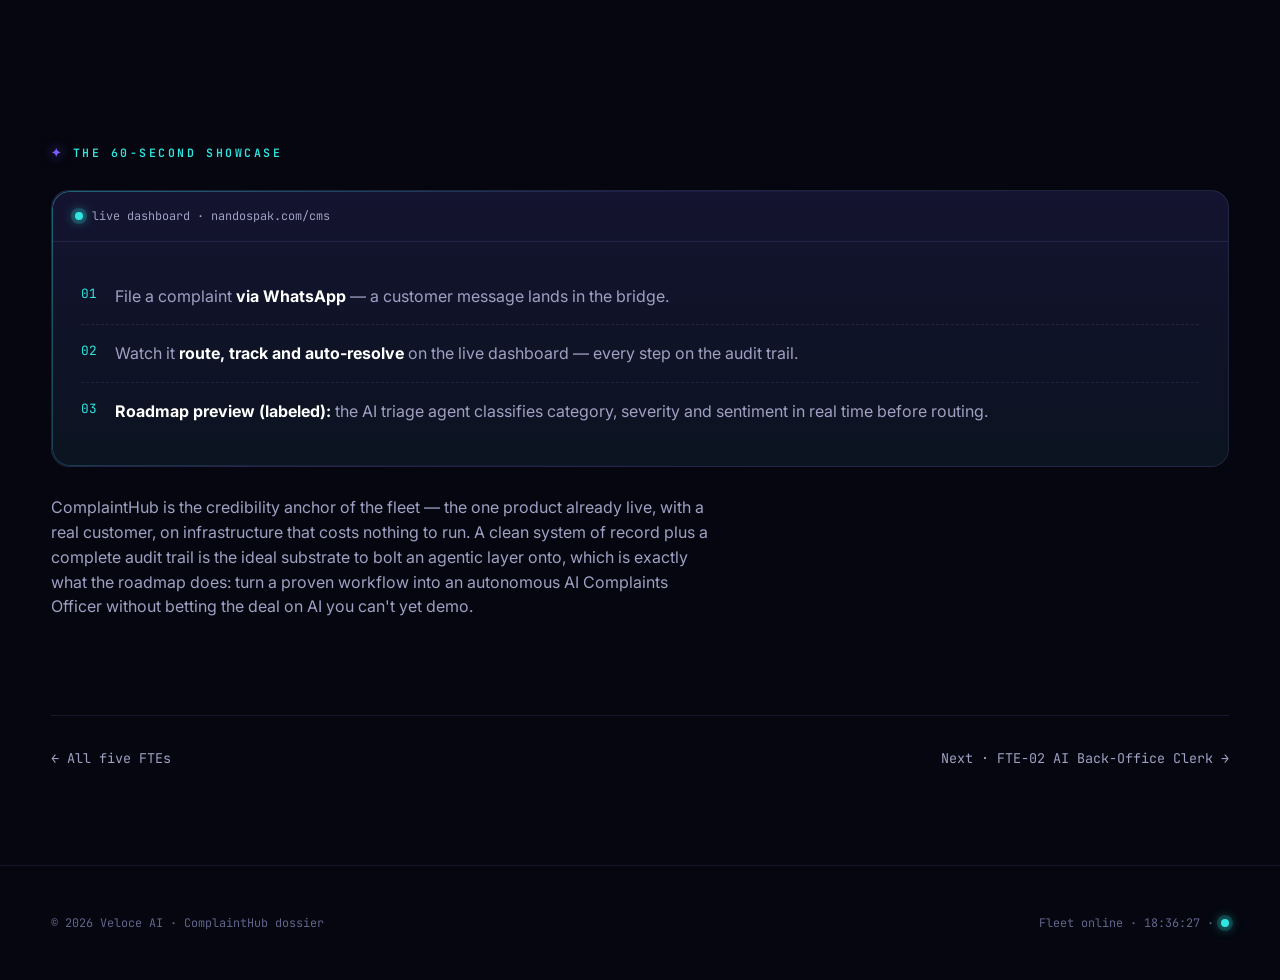
<file: site/products/complainthub.html>
<!DOCTYPE html>
<html lang="en">
<head>
<meta charset="UTF-8" />
<meta name="viewport" content="width=device-width, initial-scale=1.0" />
<title>ComplaintHub · AI Complaints Officer — Veloce AI FTE-01</title>
<link rel="icon" type="image/png" href="../assets/favicon.png?v=2026" />
<meta name="description" content="ComplaintHub captures, routes and auto-resolves complaints across web, email and WhatsApp on a 100% audit trail — live in production. The roadmap turns it into an autonomous AI Complaints Officer." />
<link rel="preconnect" href="https://fonts.googleapis.com">
<link rel="preconnect" href="https://fonts.gstatic.com" crossorigin>
<link href="https://fonts.googleapis.com/css2?family=Space+Grotesk:wght@500;600;700&family=Inter:wght@400;500;600;700&family=JetBrains+Mono:wght@400;500;600&display=swap" rel="stylesheet">
<link rel="stylesheet" href="../assets/styles.css?v=42" />
<noscript><style>.reveal{opacity:1!important;transform:none!important}</style></noscript>
</head>
<body>
<div class="void-base"></div>
<div class="orbs"><span class="orb c1"></span><span class="orb c2"></span><span class="orb c3"></span></div>
<div class="grid-bg"></div>

<nav>
  <div class="wrap">
    <a class="brand" href="../index.html"><img src="../assets/veloce-word-2026.png?v=2026" alt="Veloce-AI" style="height:24px;width:auto;vertical-align:middle" /> <span class="ai">FTE-01</span></a>
    <div class="nav-links">
      <a href="../index.html#fleet">The Fleet</a>
      <a href="../lab.html">The Lab</a>
      <a href="../index.html#platform">Platform</a>
      <span class="nav-clock"><span class="dot"></span> Live in production</span>
    </div>
    <div class="nav-cta"><a href="../index.html#final" class="btn btn-primary" style="padding:.6rem 1.2rem">Deploy an FTE</a></div>
    <div class="nav-burger"><span></span><span></span><span></span></div>
  </div>
</nav>

<header class="hero p-hero">
  <div class="wrap">
    <a class="p-back" href="../index.html#fleet">← Back to the fleet</a>
    <span class="eyebrow reveal">FTE-01 · AI Complaints Officer</span>
    <h1 class="reveal">Complaint<span class="ai-grad-text">Hub</span></h1>
    <p class="sub reveal">Every complaint, every channel, one audited system of record — <b>live in production today</b>, on $0 infrastructure. The roadmap turns the resolution desk into an autonomous agent.</p>
    <div class="p-badges reveal">
      <span class="tag tag-prod"><span class="dot"></span> Production · real customer</span>
      <span class="tag">nandospak.com/cms</span>
      <span class="tag">CX / Case management</span>
      <span class="ai-badge">AI-native 2/5</span>
      <span class="ai-badge">FTE-fit 4/5</span>
    </div>
    <div class="spec-grid reveal">
      <div class="spec glass"><div class="k">Maturity</div><div class="v">Live<small>Serving a national brand</small></div></div>
      <div class="spec glass"><div class="k">Channels</div><div class="v">3+<small>Web · Email · WhatsApp</small></div></div>
      <div class="spec glass"><div class="k">Audit trail</div><div class="v">100%<small>Every action on record</small></div></div>
      <div class="spec glass"><div class="k">Infra cost</div><div class="v">$0<small>Always-Free cloud</small></div></div>
    </div>
  </div>
</header>

<section style="padding-top:3rem">
  <div class="wrap">
    <div class="section-head left reveal" style="margin-bottom:2rem">
      <span class="eyebrow">What runs today vs. the roadmap</span>
    </div>
    <div class="cols">
      <div class="card live glass reveal">
        <h3><span class="dot"></span> Running today</h3>
        <div class="csub">Verified, in production — demo any of it live.</div>
        <ul class="feat">
          <li><span class="ck">✦</span><span><b>Omnichannel intake</b> — web form, Gmail (OAuth) and a dedicated WhatsApp bridge feed one unified queue.</span></li>
          <li><span class="ck">✦</span><span><b>Rule-based routing</b> — deterministic routing by category, subcategory and location to the right owner.</span></li>
          <li><span class="ck">✦</span><span><b>SLA auto-close</b> — configurable, time-based auto-resolution triggers.</span></li>
          <li><span class="ck">✦</span><span><b>RBAC + 100% audit</b> — role-guarded middleware, HTTP-only sessions, Zod on every input, full system of record.</span></li>
          <li><span class="ck">✦</span><span><b>Analytics + $0 deploy</b> — Recharts dashboards, one-command deploy to Oracle Always-Free, self-updating replica.</span></li>
        </ul>
      </div>
      <div class="card road glass reveal">
        <h3><span class="dot amber"></span> On the roadmap</h3>
        <div class="csub">The autonomous layer — not shipped, never demoed as live.</div>
        <ul class="feat">
          <li><span class="ck" style="color:var(--amber)">◆</span><span><b>AI triage agent</b> — classify category, severity, sentiment and route; fall back to today's rules on low confidence.</span></li>
          <li><span class="ck" style="color:var(--amber)">◆</span><span><b>Resolution copilot</b> — drafts responses and next steps from similar resolved cases, with the SLA clock surfaced.</span></li>
          <li><span class="ck" style="color:var(--amber)">◆</span><span><b>CX analyst</b> — reads the stream, flags an emerging issue (a bad batch, a problem location), writes weekly trend briefs.</span></li>
          <li><span class="ck" style="color:var(--amber)">◆</span><span><b>Multi-tenant SaaS + billing</b> — tenant isolation, self-serve onboarding and metering to sell beyond the first customer.</span></li>
        </ul>
        <p class="honest-note">Honesty note: sentiment UI scaffolding exists but isn't wired. Treat triage / copilot / predictive analytics as vision.</p>
      </div>
    </div>
  </div>
</section>

<section style="padding-top:0">
  <div class="wrap">
    <div class="replaces glass reveal">
      <div>
        <span class="eyebrow">The role it replaces</span>
        <h3>A 24/7 complaints triage desk.</h3>
        <p>Reading, tagging, routing and first-draft replies across every channel — the always-on grind of a CX/complaints team — running around the clock with human approval before any customer-facing send.</p>
      </div>
      <div class="big ai-grad-text">1–2<small>FTEs of triage · ~16–24 hrs/day</small></div>
    </div>
  </div>
</section>

<section>
  <div class="wrap">
    <div class="section-head left reveal" style="margin-bottom:1.6rem"><span class="eyebrow">The 60-second showcase</span></div>
    <div class="demo-card glass reveal">
      <div class="demo-head"><span class="dot"></span> live dashboard · nandospak.com/cms</div>
      <div class="demo-body">
        <div class="demo-step"><div class="sn">01</div><div class="st">File a complaint <b>via WhatsApp</b> — a customer message lands in the bridge.</div></div>
        <div class="demo-step"><div class="sn">02</div><div class="st">Watch it <b>route, track and auto-resolve</b> on the live dashboard — every step on the audit trail.</div></div>
        <div class="demo-step"><div class="sn">03</div><div class="st"><b>Roadmap preview (labeled):</b> the AI triage agent classifies category, severity and sentiment in real time before routing.</div></div>
      </div>
    </div>
    <div class="prose reveal"><p>ComplaintHub is the credibility anchor of the fleet — the one product already live, with a real customer, on infrastructure that costs nothing to run. A clean system of record plus a complete audit trail is the ideal substrate to bolt an agentic layer onto, which is exactly what the roadmap does: turn a proven workflow into an autonomous AI Complaints Officer without betting the deal on AI you can't yet demo.</p></div>
  </div>
</section>

<section style="padding-top:0">
  <div class="wrap"><div class="pager">
    <a href="../index.html#fleet">← All five FTEs</a>
    <a href="personal-ai-employee.html">Next · FTE-02 AI Back-Office Clerk →</a>
  </div></div>
</section>

<footer>
  <div class="wrap"><div class="foot-bottom" style="border:none;margin:0;padding:0">
    <span>© 2026 Veloce AI · ComplaintHub dossier</span>
    <span>Fleet online · <span data-clock>00:00:00</span> · <span class="dot" style="display:inline-block"></span></span>
  </div></div>
</footer>

<script src="../assets/app.js?v=42"></script>
</body>
</html>
</file>
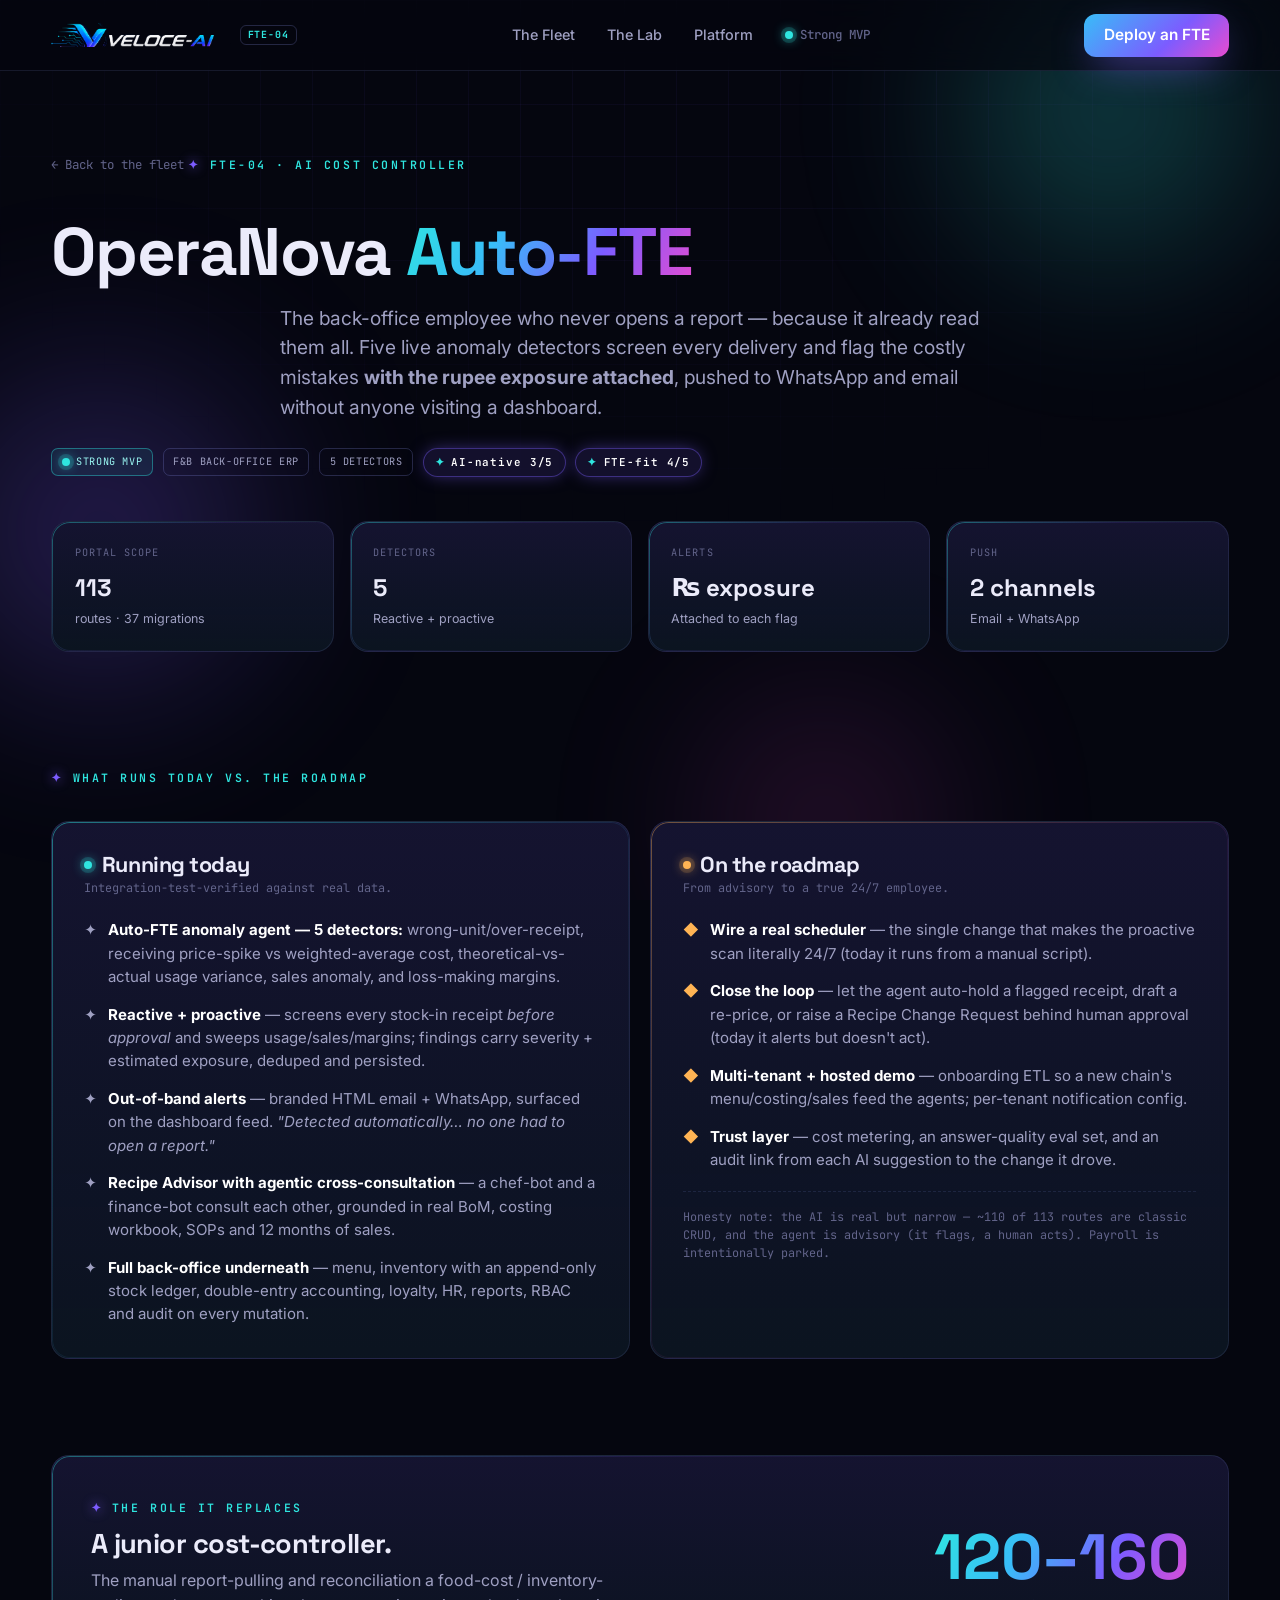
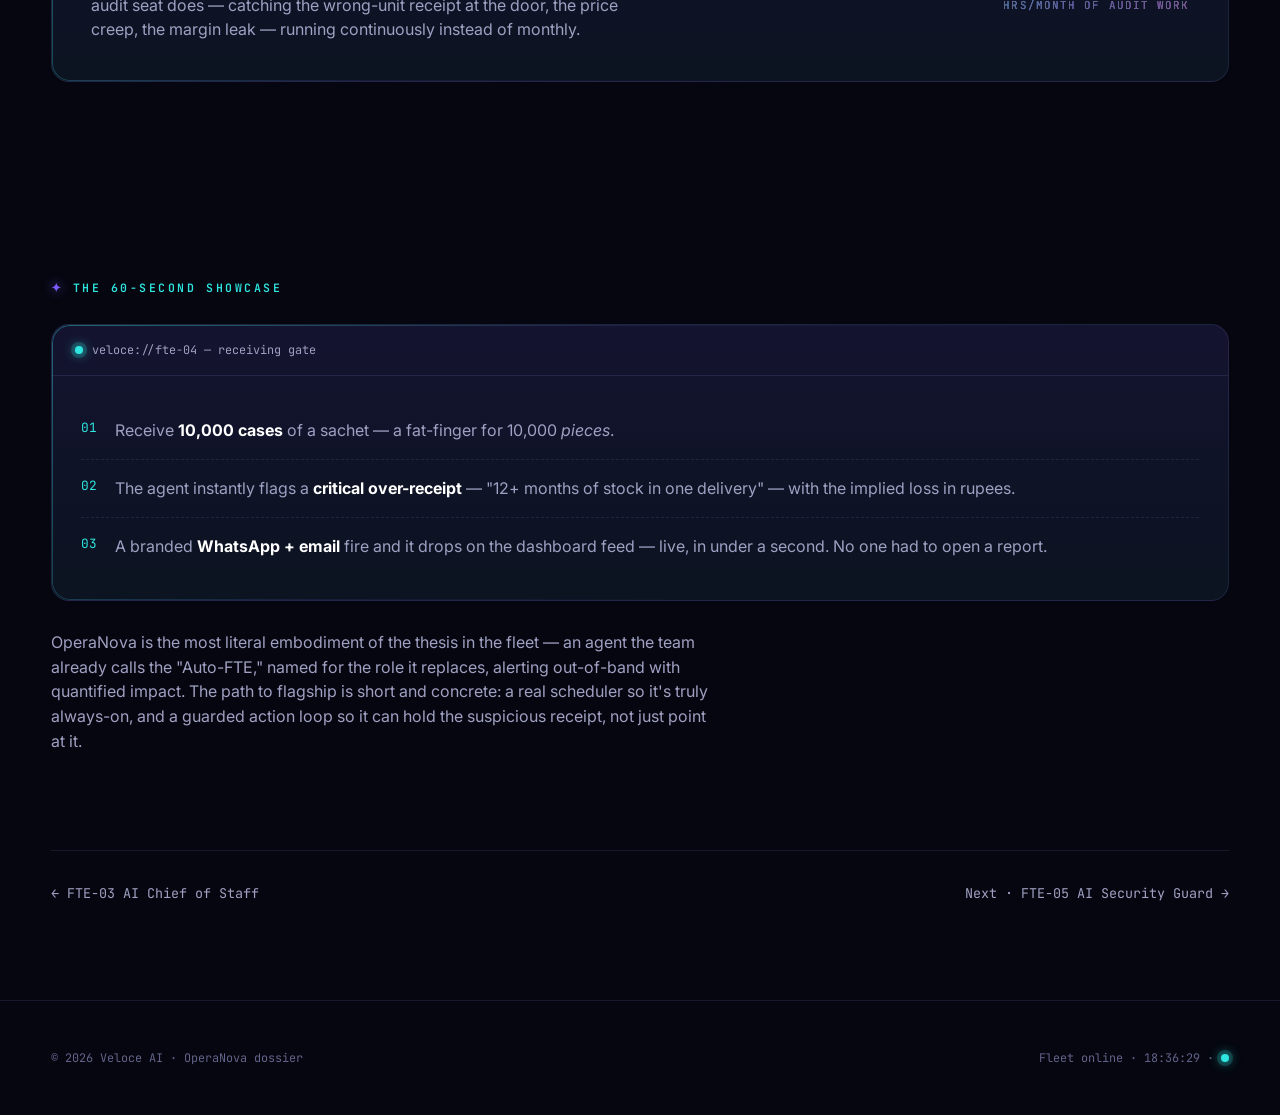
<file: site/products/operanova.html>
<!DOCTYPE html>
<html lang="en">
<head>
<meta charset="UTF-8" />
<meta name="viewport" content="width=device-width, initial-scale=1.0" />
<title>OperaNova Auto-FTE · AI Cost Controller — Veloce AI FTE-04</title>
<link rel="icon" type="image/png" href="../assets/favicon.png?v=2026" />
<meta name="description" content="OperaNova's Auto-FTE agent screens every delivery with five live anomaly detectors and flags the costly ones with the rupee exposure attached — pushed to WhatsApp and email automatically." />
<link rel="preconnect" href="https://fonts.googleapis.com">
<link rel="preconnect" href="https://fonts.gstatic.com" crossorigin>
<link href="https://fonts.googleapis.com/css2?family=Space+Grotesk:wght@500;600;700&family=Inter:wght@400;500;600;700&family=JetBrains+Mono:wght@400;500;600&display=swap" rel="stylesheet">
<link rel="stylesheet" href="../assets/styles.css?v=42" />
<noscript><style>.reveal{opacity:1!important;transform:none!important}</style></noscript>
</head>
<body>
<div class="void-base"></div>
<div class="orbs"><span class="orb c1"></span><span class="orb c2"></span><span class="orb c3"></span></div>
<div class="grid-bg"></div>

<nav>
  <div class="wrap">
    <a class="brand" href="../index.html"><img src="../assets/veloce-word-2026.png?v=2026" alt="Veloce-AI" style="height:24px;width:auto;vertical-align:middle" /> <span class="ai">FTE-04</span></a>
    <div class="nav-links">
      <a href="../index.html#fleet">The Fleet</a>
      <a href="../lab.html">The Lab</a>
      <a href="../index.html#platform">Platform</a>
      <span class="nav-clock"><span class="dot"></span> Strong MVP</span>
    </div>
    <div class="nav-cta"><a href="../index.html#final" class="btn btn-primary" style="padding:.6rem 1.2rem">Deploy an FTE</a></div>
    <div class="nav-burger"><span></span><span></span><span></span></div>
  </div>
</nav>

<header class="hero p-hero">
  <div class="wrap">
    <a class="p-back" href="../index.html#fleet">← Back to the fleet</a>
    <span class="eyebrow reveal">FTE-04 · AI Cost Controller</span>
    <h1 class="reveal">OperaNova <span class="ai-grad-text">Auto-FTE</span></h1>
    <p class="sub reveal">The back-office employee who never opens a report — because it already read them all. Five live anomaly detectors screen every delivery and flag the costly mistakes <b>with the rupee exposure attached</b>, pushed to WhatsApp and email without anyone visiting a dashboard.</p>
    <div class="p-badges reveal">
      <span class="tag tag-live"><span class="dot"></span> Strong MVP</span>
      <span class="tag">F&amp;B back-office ERP</span>
      <span class="tag">5 detectors</span>
      <span class="ai-badge">AI-native 3/5</span>
      <span class="ai-badge">FTE-fit 4/5</span>
    </div>
    <div class="spec-grid reveal">
      <div class="spec glass"><div class="k">Portal scope</div><div class="v">113<small>routes · 37 migrations</small></div></div>
      <div class="spec glass"><div class="k">Detectors</div><div class="v">5<small>Reactive + proactive</small></div></div>
      <div class="spec glass"><div class="k">Alerts</div><div class="v">₨ exposure<small>Attached to each flag</small></div></div>
      <div class="spec glass"><div class="k">Push</div><div class="v">2 channels<small>Email + WhatsApp</small></div></div>
    </div>
  </div>
</header>

<section style="padding-top:3rem">
  <div class="wrap">
    <div class="section-head left reveal" style="margin-bottom:2rem"><span class="eyebrow">What runs today vs. the roadmap</span></div>
    <div class="cols">
      <div class="card live glass reveal">
        <h3><span class="dot"></span> Running today</h3>
        <div class="csub">Integration-test-verified against real data.</div>
        <ul class="feat">
          <li><span class="ck">✦</span><span><b>Auto-FTE anomaly agent — 5 detectors:</b> wrong-unit/over-receipt, receiving price-spike vs weighted-average cost, theoretical-vs-actual usage variance, sales anomaly, and loss-making margins.</span></li>
          <li><span class="ck">✦</span><span><b>Reactive + proactive</b> — screens every stock-in receipt <em>before approval</em> and sweeps usage/sales/margins; findings carry severity + estimated exposure, deduped and persisted.</span></li>
          <li><span class="ck">✦</span><span><b>Out-of-band alerts</b> — branded HTML email + WhatsApp, surfaced on the dashboard feed. <em>"Detected automatically… no one had to open a report."</em></span></li>
          <li><span class="ck">✦</span><span><b>Recipe Advisor with agentic cross-consultation</b> — a chef-bot and a finance-bot consult each other, grounded in real BoM, costing workbook, SOPs and 12 months of sales.</span></li>
          <li><span class="ck">✦</span><span><b>Full back-office underneath</b> — menu, inventory with an append-only stock ledger, double-entry accounting, loyalty, HR, reports, RBAC and audit on every mutation.</span></li>
        </ul>
      </div>
      <div class="card road glass reveal">
        <h3><span class="dot amber"></span> On the roadmap</h3>
        <div class="csub">From advisory to a true 24/7 employee.</div>
        <ul class="feat">
          <li><span class="ck" style="color:var(--amber)">◆</span><span><b>Wire a real scheduler</b> — the single change that makes the proactive scan literally 24/7 (today it runs from a manual script).</span></li>
          <li><span class="ck" style="color:var(--amber)">◆</span><span><b>Close the loop</b> — let the agent auto-hold a flagged receipt, draft a re-price, or raise a Recipe Change Request behind human approval (today it alerts but doesn't act).</span></li>
          <li><span class="ck" style="color:var(--amber)">◆</span><span><b>Multi-tenant + hosted demo</b> — onboarding ETL so a new chain's menu/costing/sales feed the agents; per-tenant notification config.</span></li>
          <li><span class="ck" style="color:var(--amber)">◆</span><span><b>Trust layer</b> — cost metering, an answer-quality eval set, and an audit link from each AI suggestion to the change it drove.</span></li>
        </ul>
        <p class="honest-note">Honesty note: the AI is real but narrow — ~110 of 113 routes are classic CRUD, and the agent is advisory (it flags, a human acts). Payroll is intentionally parked.</p>
      </div>
    </div>
  </div>
</section>

<section style="padding-top:0">
  <div class="wrap">
    <div class="replaces glass reveal">
      <div>
        <span class="eyebrow">The role it replaces</span>
        <h3>A junior cost-controller.</h3>
        <p>The manual report-pulling and reconciliation a food-cost / inventory-audit seat does — catching the wrong-unit receipt at the door, the price creep, the margin leak — running continuously instead of monthly.</p>
      </div>
      <div class="big ai-grad-text">120–160<small>hrs/month of audit work</small></div>
    </div>
  </div>
</section>

<section>
  <div class="wrap">
    <div class="section-head left reveal" style="margin-bottom:1.6rem"><span class="eyebrow">The 60-second showcase</span></div>
    <div class="demo-card glass reveal">
      <div class="demo-head"><span class="dot"></span> veloce://fte-04 — receiving gate</div>
      <div class="demo-body">
        <div class="demo-step"><div class="sn">01</div><div class="st">Receive <b>10,000 cases</b> of a sachet — a fat-finger for 10,000 <em>pieces</em>.</div></div>
        <div class="demo-step"><div class="sn">02</div><div class="st">The agent instantly flags a <b>critical over-receipt</b> — "12+ months of stock in one delivery" — with the implied loss in rupees.</div></div>
        <div class="demo-step"><div class="sn">03</div><div class="st">A branded <b>WhatsApp + email</b> fire and it drops on the dashboard feed — live, in under a second. No one had to open a report.</div></div>
      </div>
    </div>
    <div class="prose reveal"><p>OperaNova is the most literal embodiment of the thesis in the fleet — an agent the team already calls the "Auto-FTE," named for the role it replaces, alerting out-of-band with quantified impact. The path to flagship is short and concrete: a real scheduler so it's truly always-on, and a guarded action loop so it can hold the suspicious receipt, not just point at it.</p></div>
  </div>
</section>

<section style="padding-top:0">
  <div class="wrap"><div class="pager">
    <a href="aria-assistant.html">← FTE-03 AI Chief of Staff</a>
    <a href="vision-alert.html">Next · FTE-05 AI Security Guard →</a>
  </div></div>
</section>

<footer>
  <div class="wrap"><div class="foot-bottom" style="border:none;margin:0;padding:0">
    <span>© 2026 Veloce AI · OperaNova dossier</span>
    <span>Fleet online · <span data-clock>00:00:00</span> · <span class="dot" style="display:inline-block"></span></span>
  </div></div>
</footer>

<script src="../assets/app.js?v=42"></script>
</body>
</html>
</file>
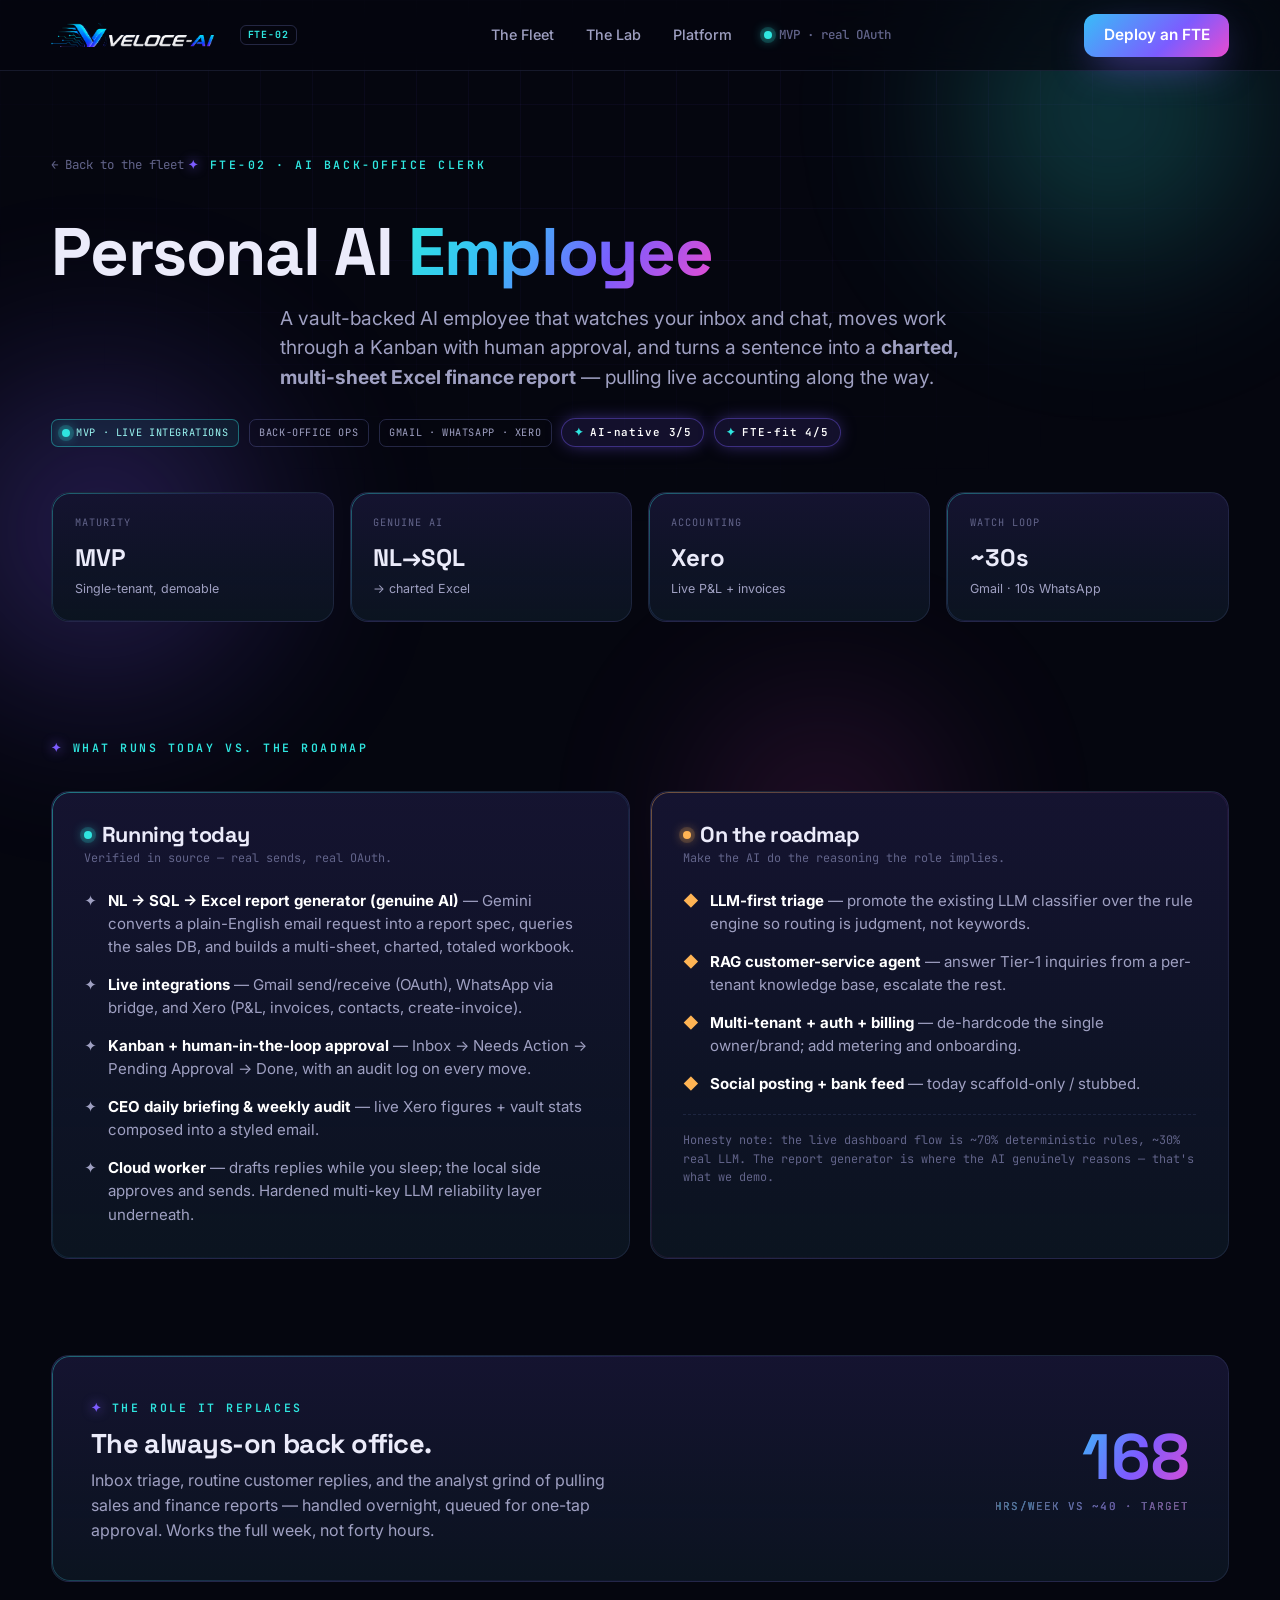
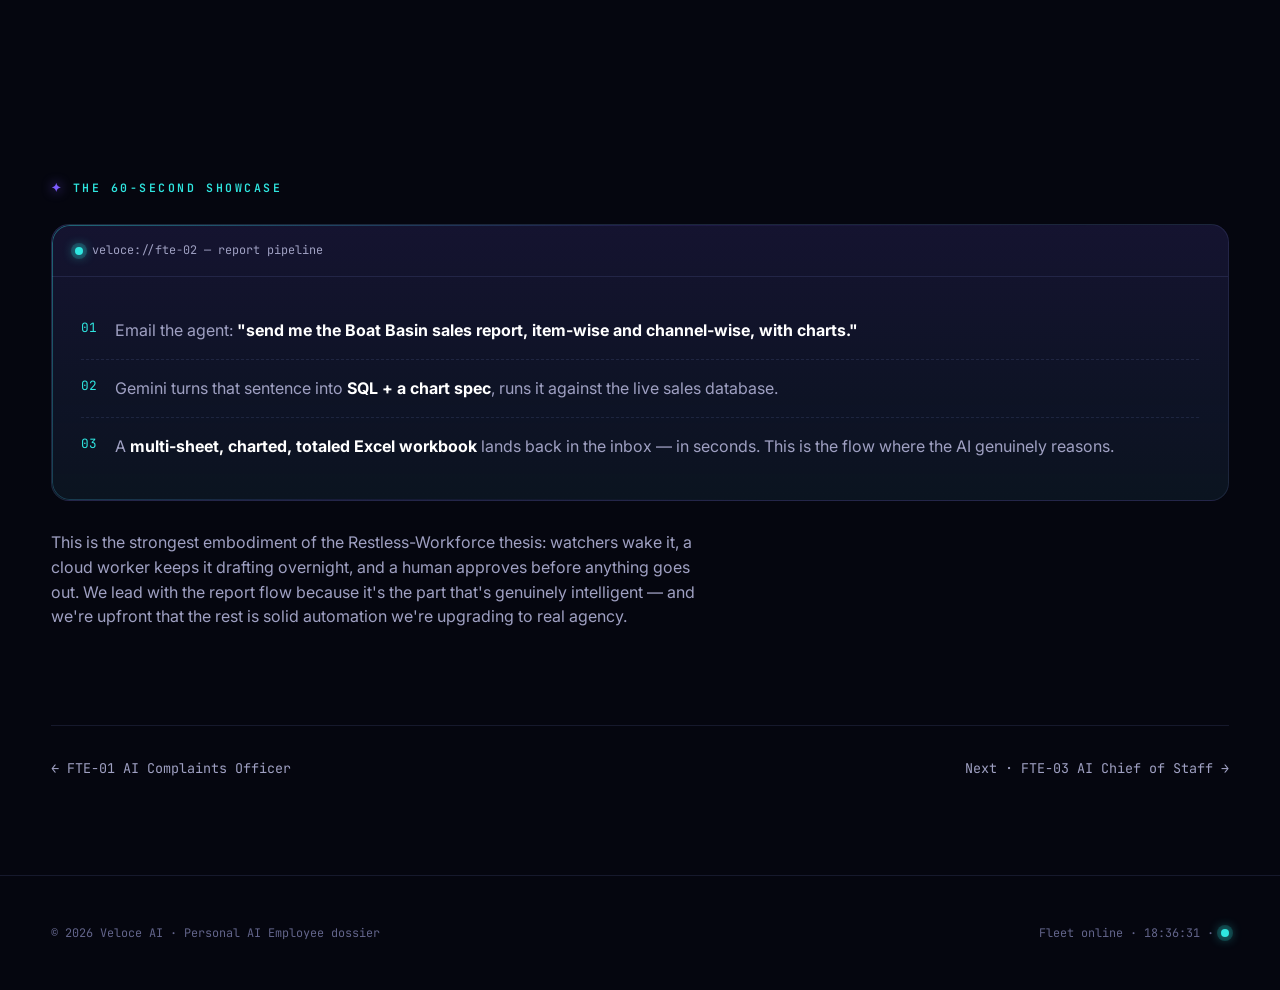
<file: site/products/personal-ai-employee.html>
<!DOCTYPE html>
<html lang="en">
<head>
<meta charset="UTF-8" />
<meta name="viewport" content="width=device-width, initial-scale=1.0" />
<title>Personal AI Employee · AI Back-Office Clerk — Veloce AI FTE-02</title>
<link rel="icon" type="image/png" href="../assets/favicon.png?v=2026" />
<meta name="description" content="A 24/7 AI back-office clerk that watches Gmail, WhatsApp and Xero, triages work, and turns a plain-English request into a charted Excel finance report." />
<link rel="preconnect" href="https://fonts.googleapis.com">
<link rel="preconnect" href="https://fonts.gstatic.com" crossorigin>
<link href="https://fonts.googleapis.com/css2?family=Space+Grotesk:wght@500;600;700&family=Inter:wght@400;500;600;700&family=JetBrains+Mono:wght@400;500;600&display=swap" rel="stylesheet">
<link rel="stylesheet" href="../assets/styles.css?v=42" />
<noscript><style>.reveal{opacity:1!important;transform:none!important}</style></noscript>
</head>
<body>
<div class="void-base"></div>
<div class="orbs"><span class="orb c1"></span><span class="orb c2"></span><span class="orb c3"></span></div>
<div class="grid-bg"></div>

<nav>
  <div class="wrap">
    <a class="brand" href="../index.html"><img src="../assets/veloce-word-2026.png?v=2026" alt="Veloce-AI" style="height:24px;width:auto;vertical-align:middle" /> <span class="ai">FTE-02</span></a>
    <div class="nav-links">
      <a href="../index.html#fleet">The Fleet</a>
      <a href="../lab.html">The Lab</a>
      <a href="../index.html#platform">Platform</a>
      <span class="nav-clock"><span class="dot"></span> MVP · real OAuth</span>
    </div>
    <div class="nav-cta"><a href="../index.html#final" class="btn btn-primary" style="padding:.6rem 1.2rem">Deploy an FTE</a></div>
    <div class="nav-burger"><span></span><span></span><span></span></div>
  </div>
</nav>

<header class="hero p-hero">
  <div class="wrap">
    <a class="p-back" href="../index.html#fleet">← Back to the fleet</a>
    <span class="eyebrow reveal">FTE-02 · AI Back-Office Clerk</span>
    <h1 class="reveal">Personal AI <span class="ai-grad-text">Employee</span></h1>
    <p class="sub reveal">A vault-backed AI employee that watches your inbox and chat, moves work through a Kanban with human approval, and turns a sentence into a <b>charted, multi-sheet Excel finance report</b> — pulling live accounting along the way.</p>
    <div class="p-badges reveal">
      <span class="tag tag-live"><span class="dot"></span> MVP · live integrations</span>
      <span class="tag">Back-office ops</span>
      <span class="tag">Gmail · WhatsApp · Xero</span>
      <span class="ai-badge">AI-native 3/5</span>
      <span class="ai-badge">FTE-fit 4/5</span>
    </div>
    <div class="spec-grid reveal">
      <div class="spec glass"><div class="k">Maturity</div><div class="v">MVP<small>Single-tenant, demoable</small></div></div>
      <div class="spec glass"><div class="k">Genuine AI</div><div class="v">NL→SQL<small>→ charted Excel</small></div></div>
      <div class="spec glass"><div class="k">Accounting</div><div class="v">Xero<small>Live P&amp;L + invoices</small></div></div>
      <div class="spec glass"><div class="k">Watch loop</div><div class="v">~30s<small>Gmail · 10s WhatsApp</small></div></div>
    </div>
  </div>
</header>

<section style="padding-top:3rem">
  <div class="wrap">
    <div class="section-head left reveal" style="margin-bottom:2rem"><span class="eyebrow">What runs today vs. the roadmap</span></div>
    <div class="cols">
      <div class="card live glass reveal">
        <h3><span class="dot"></span> Running today</h3>
        <div class="csub">Verified in source — real sends, real OAuth.</div>
        <ul class="feat">
          <li><span class="ck">✦</span><span><b>NL → SQL → Excel report generator (genuine AI)</b> — Gemini converts a plain-English email request into a report spec, queries the sales DB, and builds a multi-sheet, charted, totaled workbook.</span></li>
          <li><span class="ck">✦</span><span><b>Live integrations</b> — Gmail send/receive (OAuth), WhatsApp via bridge, and Xero (P&amp;L, invoices, contacts, create-invoice).</span></li>
          <li><span class="ck">✦</span><span><b>Kanban + human-in-the-loop approval</b> — Inbox → Needs Action → Pending Approval → Done, with an audit log on every move.</span></li>
          <li><span class="ck">✦</span><span><b>CEO daily briefing &amp; weekly audit</b> — live Xero figures + vault stats composed into a styled email.</span></li>
          <li><span class="ck">✦</span><span><b>Cloud worker</b> — drafts replies while you sleep; the local side approves and sends. Hardened multi-key LLM reliability layer underneath.</span></li>
        </ul>
      </div>
      <div class="card road glass reveal">
        <h3><span class="dot amber"></span> On the roadmap</h3>
        <div class="csub">Make the AI do the reasoning the role implies.</div>
        <ul class="feat">
          <li><span class="ck" style="color:var(--amber)">◆</span><span><b>LLM-first triage</b> — promote the existing LLM classifier over the rule engine so routing is judgment, not keywords.</span></li>
          <li><span class="ck" style="color:var(--amber)">◆</span><span><b>RAG customer-service agent</b> — answer Tier-1 inquiries from a per-tenant knowledge base, escalate the rest.</span></li>
          <li><span class="ck" style="color:var(--amber)">◆</span><span><b>Multi-tenant + auth + billing</b> — de-hardcode the single owner/brand; add metering and onboarding.</span></li>
          <li><span class="ck" style="color:var(--amber)">◆</span><span><b>Social posting + bank feed</b> — today scaffold-only / stubbed.</span></li>
        </ul>
        <p class="honest-note">Honesty note: the live dashboard flow is ~70% deterministic rules, ~30% real LLM. The report generator is where the AI genuinely reasons — that's what we demo.</p>
      </div>
    </div>
  </div>
</section>

<section style="padding-top:0">
  <div class="wrap">
    <div class="replaces glass reveal">
      <div>
        <span class="eyebrow">The role it replaces</span>
        <h3>The always-on back office.</h3>
        <p>Inbox triage, routine customer replies, and the analyst grind of pulling sales and finance reports — handled overnight, queued for one-tap approval. Works the full week, not forty hours.</p>
      </div>
      <div class="big ai-grad-text">168<small>hrs/week vs ~40 · target</small></div>
    </div>
  </div>
</section>

<section>
  <div class="wrap">
    <div class="section-head left reveal" style="margin-bottom:1.6rem"><span class="eyebrow">The 60-second showcase</span></div>
    <div class="demo-card glass reveal">
      <div class="demo-head"><span class="dot"></span> veloce://fte-02 — report pipeline</div>
      <div class="demo-body">
        <div class="demo-step"><div class="sn">01</div><div class="st">Email the agent: <b>"send me the Boat Basin sales report, item-wise and channel-wise, with charts."</b></div></div>
        <div class="demo-step"><div class="sn">02</div><div class="st">Gemini turns that sentence into <b>SQL + a chart spec</b>, runs it against the live sales database.</div></div>
        <div class="demo-step"><div class="sn">03</div><div class="st">A <b>multi-sheet, charted, totaled Excel workbook</b> lands back in the inbox — in seconds. This is the flow where the AI genuinely reasons.</div></div>
      </div>
    </div>
    <div class="prose reveal"><p>This is the strongest embodiment of the Restless-Workforce thesis: watchers wake it, a cloud worker keeps it drafting overnight, and a human approves before anything goes out. We lead with the report flow because it's the part that's genuinely intelligent — and we're upfront that the rest is solid automation we're upgrading to real agency.</p></div>
  </div>
</section>

<section style="padding-top:0">
  <div class="wrap"><div class="pager">
    <a href="complainthub.html">← FTE-01 AI Complaints Officer</a>
    <a href="aria-assistant.html">Next · FTE-03 AI Chief of Staff →</a>
  </div></div>
</section>

<footer>
  <div class="wrap"><div class="foot-bottom" style="border:none;margin:0;padding:0">
    <span>© 2026 Veloce AI · Personal AI Employee dossier</span>
    <span>Fleet online · <span data-clock>00:00:00</span> · <span class="dot" style="display:inline-block"></span></span>
  </div></div>
</footer>

<script src="../assets/app.js?v=42"></script>
</body>
</html>
</file>
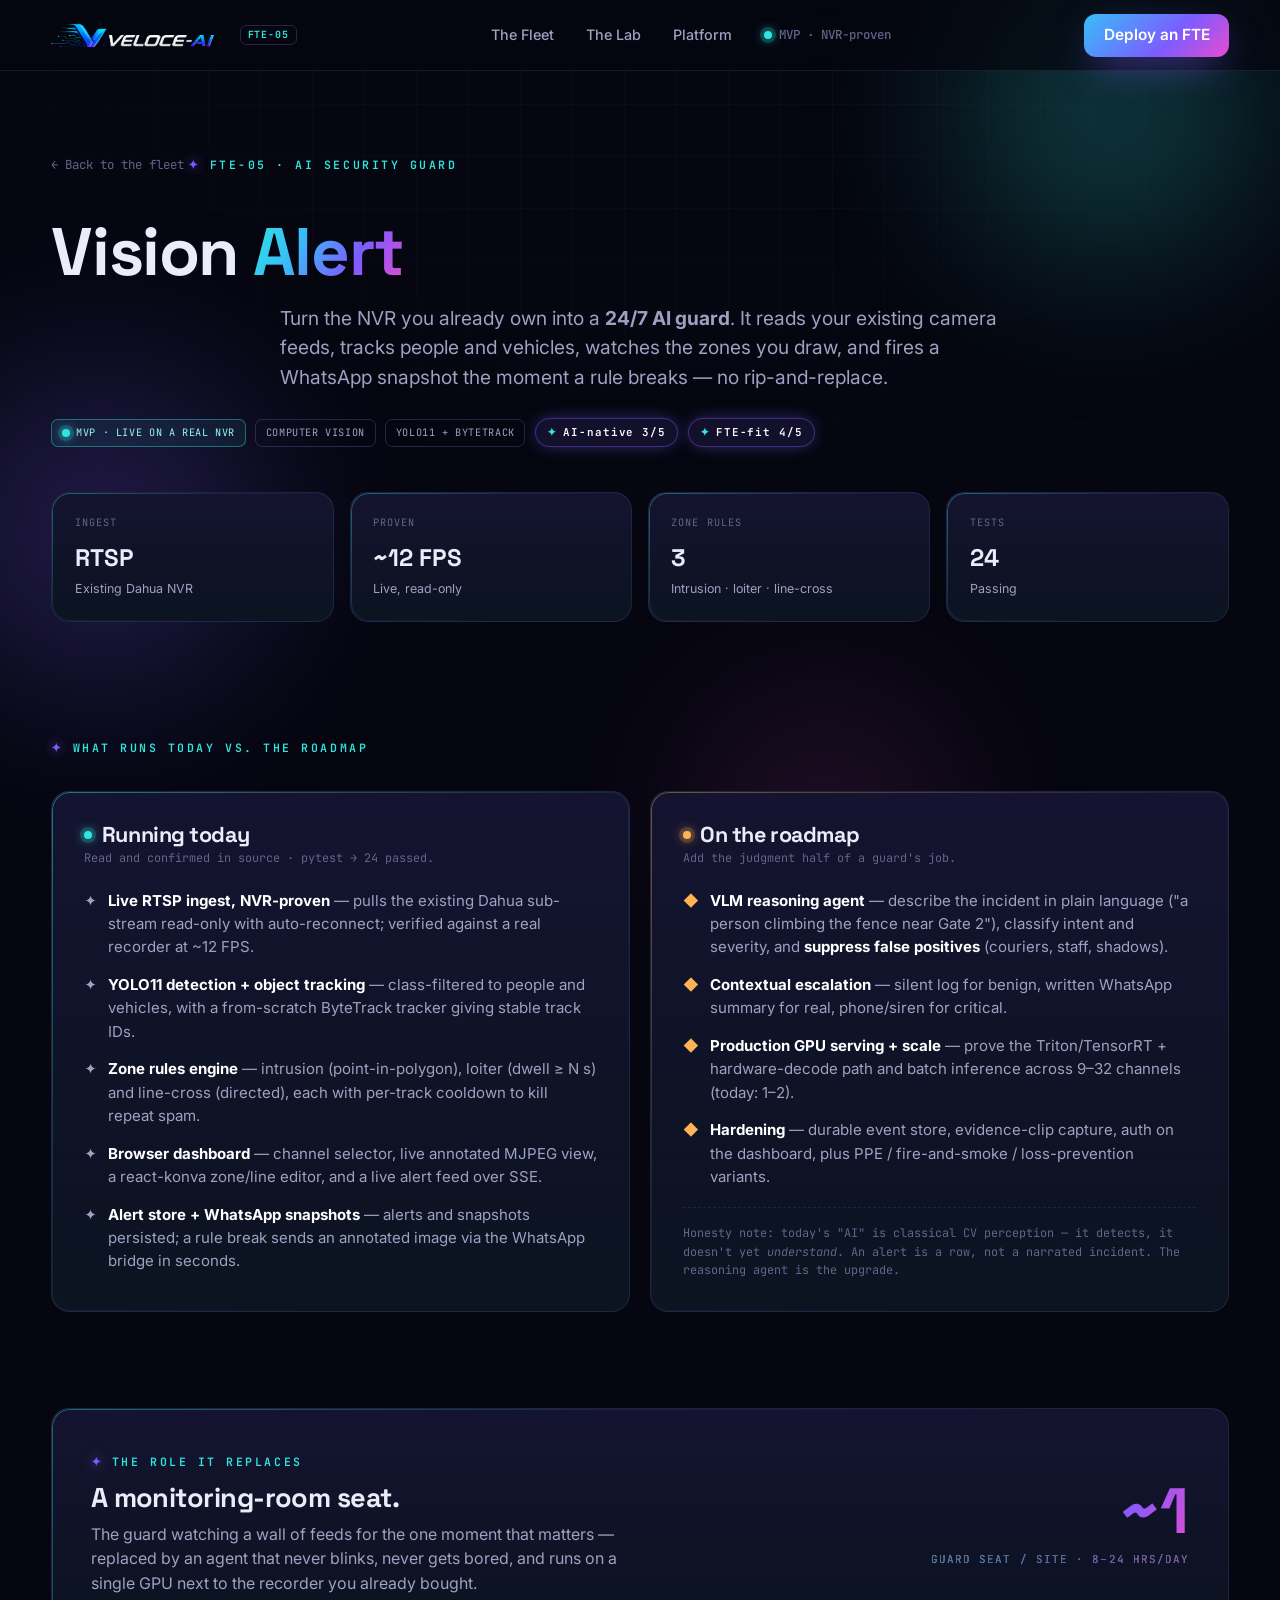
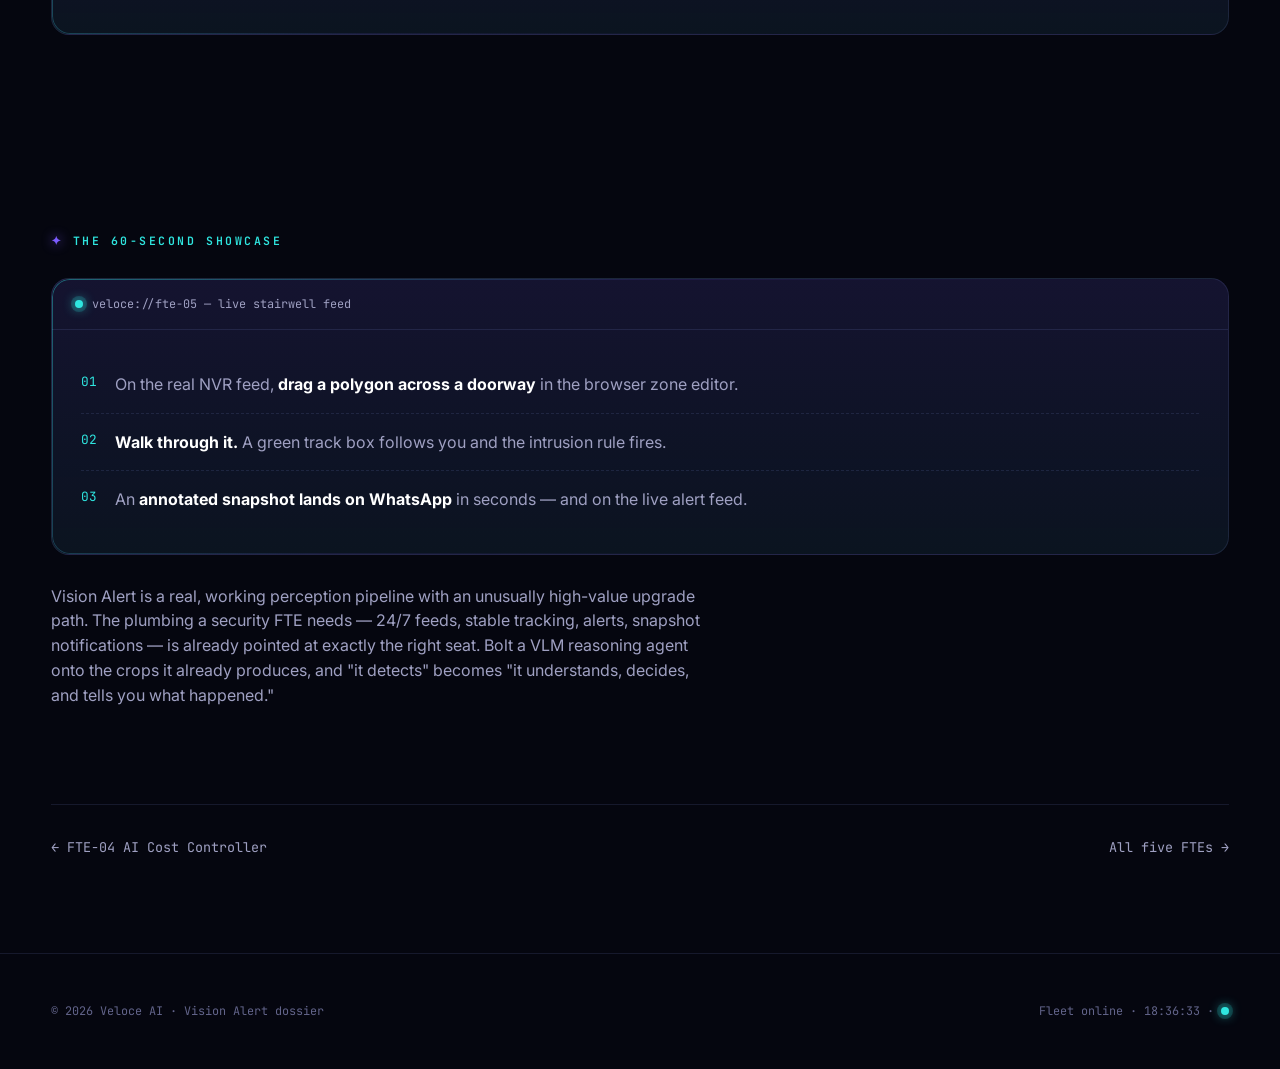
<file: site/products/vision-alert.html>
<!DOCTYPE html>
<html lang="en">
<head>
<meta charset="UTF-8" />
<meta name="viewport" content="width=device-width, initial-scale=1.0" />
<title>Vision Alert · AI Security Guard — Veloce AI FTE-05</title>
<link rel="icon" type="image/png" href="../assets/favicon.png?v=2026" />
<meta name="description" content="Vision Alert turns the Dahua NVR you already own into a 24/7 AI guard — YOLO11 detection, object tracking and zone rules that fire a WhatsApp snapshot in seconds. The roadmap adds VLM judgment." />
<link rel="preconnect" href="https://fonts.googleapis.com">
<link rel="preconnect" href="https://fonts.gstatic.com" crossorigin>
<link href="https://fonts.googleapis.com/css2?family=Space+Grotesk:wght@500;600;700&family=Inter:wght@400;500;600;700&family=JetBrains+Mono:wght@400;500;600&display=swap" rel="stylesheet">
<link rel="stylesheet" href="../assets/styles.css?v=42" />
<noscript><style>.reveal{opacity:1!important;transform:none!important}</style></noscript>
</head>
<body>
<div class="void-base"></div>
<div class="orbs"><span class="orb c1"></span><span class="orb c2"></span><span class="orb c3"></span></div>
<div class="grid-bg"></div>

<nav>
  <div class="wrap">
    <a class="brand" href="../index.html"><img src="../assets/veloce-word-2026.png?v=2026" alt="Veloce-AI" style="height:24px;width:auto;vertical-align:middle" /> <span class="ai">FTE-05</span></a>
    <div class="nav-links">
      <a href="../index.html#fleet">The Fleet</a>
      <a href="../lab.html">The Lab</a>
      <a href="../index.html#platform">Platform</a>
      <span class="nav-clock"><span class="dot"></span> MVP · NVR-proven</span>
    </div>
    <div class="nav-cta"><a href="../index.html#final" class="btn btn-primary" style="padding:.6rem 1.2rem">Deploy an FTE</a></div>
    <div class="nav-burger"><span></span><span></span><span></span></div>
  </div>
</nav>

<header class="hero p-hero">
  <div class="wrap">
    <a class="p-back" href="../index.html#fleet">← Back to the fleet</a>
    <span class="eyebrow reveal">FTE-05 · AI Security Guard</span>
    <h1 class="reveal">Vision <span class="ai-grad-text">Alert</span></h1>
    <p class="sub reveal">Turn the NVR you already own into a <b>24/7 AI guard</b>. It reads your existing camera feeds, tracks people and vehicles, watches the zones you draw, and fires a WhatsApp snapshot the moment a rule breaks — no rip-and-replace.</p>
    <div class="p-badges reveal">
      <span class="tag tag-live"><span class="dot"></span> MVP · live on a real NVR</span>
      <span class="tag">Computer vision</span>
      <span class="tag">YOLO11 + ByteTrack</span>
      <span class="ai-badge">AI-native 3/5</span>
      <span class="ai-badge">FTE-fit 4/5</span>
    </div>
    <div class="spec-grid reveal">
      <div class="spec glass"><div class="k">Ingest</div><div class="v">RTSP<small>Existing Dahua NVR</small></div></div>
      <div class="spec glass"><div class="k">Proven</div><div class="v">~12 FPS<small>Live, read-only</small></div></div>
      <div class="spec glass"><div class="k">Zone rules</div><div class="v">3<small>Intrusion · loiter · line-cross</small></div></div>
      <div class="spec glass"><div class="k">Tests</div><div class="v">24<small>Passing</small></div></div>
    </div>
  </div>
</header>

<section style="padding-top:3rem">
  <div class="wrap">
    <div class="section-head left reveal" style="margin-bottom:2rem"><span class="eyebrow">What runs today vs. the roadmap</span></div>
    <div class="cols">
      <div class="card live glass reveal">
        <h3><span class="dot"></span> Running today</h3>
        <div class="csub">Read and confirmed in source · pytest → 24 passed.</div>
        <ul class="feat">
          <li><span class="ck">✦</span><span><b>Live RTSP ingest, NVR-proven</b> — pulls the existing Dahua sub-stream read-only with auto-reconnect; verified against a real recorder at ~12 FPS.</span></li>
          <li><span class="ck">✦</span><span><b>YOLO11 detection + object tracking</b> — class-filtered to people and vehicles, with a from-scratch ByteTrack tracker giving stable track IDs.</span></li>
          <li><span class="ck">✦</span><span><b>Zone rules engine</b> — intrusion (point-in-polygon), loiter (dwell ≥ N s) and line-cross (directed), each with per-track cooldown to kill repeat spam.</span></li>
          <li><span class="ck">✦</span><span><b>Browser dashboard</b> — channel selector, live annotated MJPEG view, a react-konva zone/line editor, and a live alert feed over SSE.</span></li>
          <li><span class="ck">✦</span><span><b>Alert store + WhatsApp snapshots</b> — alerts and snapshots persisted; a rule break sends an annotated image via the WhatsApp bridge in seconds.</span></li>
        </ul>
      </div>
      <div class="card road glass reveal">
        <h3><span class="dot amber"></span> On the roadmap</h3>
        <div class="csub">Add the judgment half of a guard's job.</div>
        <ul class="feat">
          <li><span class="ck" style="color:var(--amber)">◆</span><span><b>VLM reasoning agent</b> — describe the incident in plain language ("a person climbing the fence near Gate 2"), classify intent and severity, and <b>suppress false positives</b> (couriers, staff, shadows).</span></li>
          <li><span class="ck" style="color:var(--amber)">◆</span><span><b>Contextual escalation</b> — silent log for benign, written WhatsApp summary for real, phone/siren for critical.</span></li>
          <li><span class="ck" style="color:var(--amber)">◆</span><span><b>Production GPU serving + scale</b> — prove the Triton/TensorRT + hardware-decode path and batch inference across 9–32 channels (today: 1–2).</span></li>
          <li><span class="ck" style="color:var(--amber)">◆</span><span><b>Hardening</b> — durable event store, evidence-clip capture, auth on the dashboard, plus PPE / fire-and-smoke / loss-prevention variants.</span></li>
        </ul>
        <p class="honest-note">Honesty note: today's "AI" is classical CV perception — it detects, it doesn't yet <em>understand</em>. An alert is a row, not a narrated incident. The reasoning agent is the upgrade.</p>
      </div>
    </div>
  </div>
</section>

<section style="padding-top:0">
  <div class="wrap">
    <div class="replaces glass reveal">
      <div>
        <span class="eyebrow">The role it replaces</span>
        <h3>A monitoring-room seat.</h3>
        <p>The guard watching a wall of feeds for the one moment that matters — replaced by an agent that never blinks, never gets bored, and runs on a single GPU next to the recorder you already bought.</p>
      </div>
      <div class="big ai-grad-text">~1<small>guard seat / site · 8–24 hrs/day</small></div>
    </div>
  </div>
</section>

<section>
  <div class="wrap">
    <div class="section-head left reveal" style="margin-bottom:1.6rem"><span class="eyebrow">The 60-second showcase</span></div>
    <div class="demo-card glass reveal">
      <div class="demo-head"><span class="dot"></span> veloce://fte-05 — live stairwell feed</div>
      <div class="demo-body">
        <div class="demo-step"><div class="sn">01</div><div class="st">On the real NVR feed, <b>drag a polygon across a doorway</b> in the browser zone editor.</div></div>
        <div class="demo-step"><div class="sn">02</div><div class="st"><b>Walk through it.</b> A green track box follows you and the intrusion rule fires.</div></div>
        <div class="demo-step"><div class="sn">03</div><div class="st">An <b>annotated snapshot lands on WhatsApp</b> in seconds — and on the live alert feed.</div></div>
      </div>
    </div>
    <div class="prose reveal"><p>Vision Alert is a real, working perception pipeline with an unusually high-value upgrade path. The plumbing a security FTE needs — 24/7 feeds, stable tracking, alerts, snapshot notifications — is already pointed at exactly the right seat. Bolt a VLM reasoning agent onto the crops it already produces, and "it detects" becomes "it understands, decides, and tells you what happened."</p></div>
  </div>
</section>

<section style="padding-top:0">
  <div class="wrap"><div class="pager">
    <a href="operanova.html">← FTE-04 AI Cost Controller</a>
    <a href="../index.html#fleet">All five FTEs →</a>
  </div></div>
</section>

<footer>
  <div class="wrap"><div class="foot-bottom" style="border:none;margin:0;padding:0">
    <span>© 2026 Veloce AI · Vision Alert dossier</span>
    <span>Fleet online · <span data-clock>00:00:00</span> · <span class="dot" style="display:inline-block"></span></span>
  </div></div>
</footer>

<script src="../assets/app.js?v=42"></script>
</body>
</html>
</file>
<file: site/assets/styles.css>
/* ============================================================
   Veloce AI — The Restless Workforce · AI-native design system
   Adapted from the ComplaintHub enterprise "AI spectrum" kit.
   Shared by index.html, products/*.html and lab.html
   ============================================================ */

:root{
  /* AI spectrum */
  --cyan:#2FE6E0; --azure:#38BDF8; --violet:#7C5CFF; --magenta:#E94BD0;
  --amber:#FFB454;
  --ai-grad:linear-gradient(120deg,#2FE6E0 0%,#38BDF8 32%,#7C5CFF 66%,#E94BD0 100%);
  --ai-grad-2:linear-gradient(135deg,#38BDF8,#7C5CFF 60%,#E94BD0);
  --glass-grad:linear-gradient(180deg,rgba(124,92,255,.10),rgba(47,230,224,.04));

  /* Void surfaces */
  --void:#05060F; --void-2:#090B18; --void-3:#0E1124;
  --panel:rgba(255,255,255,.025); --panel-2:rgba(255,255,255,.045);

  --line:rgba(150,160,255,.12); --line-2:rgba(150,160,255,.22); --line-glow:rgba(56,189,248,.35);

  /* Text */
  --text:#EBEBFA; --fog:#9FA0C2; --muted:#62648A;

  --glow-c:0 0 50px -8px rgba(47,230,224,.45);
  --glow-v:0 0 50px -8px rgba(124,92,255,.5);
  --shadow:0 40px 120px -40px rgba(0,0,0,.8);

  --radius:18px; --radius-lg:24px;

  --font-display:'Space Grotesk',system-ui,sans-serif;
  --font-body:'Inter',system-ui,sans-serif;
  --font-mono:'JetBrains Mono',ui-monospace,monospace;
}

*{ margin:0; padding:0; box-sizing:border-box; }
html{ scroll-behavior:smooth; }
body{ font-family:var(--font-body); background:var(--void); color:var(--text); line-height:1.55; -webkit-font-smoothing:antialiased; overflow-x:hidden; }
h1,h2,h3,.display{ font-family:var(--font-display); letter-spacing:-.02em; line-height:1.04; }
a{ color:inherit; text-decoration:none; }
.wrap{ width:min(1200px,92vw); margin-inline:auto; }
::selection{ background:rgba(124,92,255,.35); color:#fff; }

/* ---------- AI atoms ---------- */
.ai-grad-text{ background:var(--ai-grad); -webkit-background-clip:text; background-clip:text; color:transparent; }
.eyebrow{ display:inline-flex; align-items:center; gap:.55rem; font-family:var(--font-mono); font-size:.72rem; font-weight:600; letter-spacing:.22em; text-transform:uppercase; color:var(--cyan); }
.eyebrow::before{ content:"✦"; color:var(--violet); filter:drop-shadow(0 0 6px var(--violet)); }

.ai-badge{ display:inline-flex; align-items:center; gap:.4rem; padding:.3rem .7rem; border-radius:999px; font-family:var(--font-mono); font-size:.68rem; font-weight:600; letter-spacing:.08em; color:#fff; background:rgba(124,92,255,.12); border:1px solid rgba(124,92,255,.4); box-shadow:0 0 18px -4px rgba(124,92,255,.6); }
.ai-badge::before{ content:"✦"; color:var(--cyan); }

.pill{ display:inline-flex; align-items:center; gap:.5rem; padding:.4rem .85rem; border-radius:999px; background:var(--panel); border:1px solid var(--line); font-size:.8rem; font-weight:500; color:var(--fog); }
.dot{ width:8px; height:8px; border-radius:50%; background:#2FE6E0; box-shadow:0 0 0 4px rgba(47,230,224,.18),0 0 12px var(--cyan); flex:none; }
.dot.amber{ background:var(--amber); box-shadow:0 0 0 4px rgba(255,180,84,.16),0 0 12px var(--amber); }
.dot.violet{ background:var(--violet); box-shadow:0 0 0 4px rgba(124,92,255,.18),0 0 12px var(--violet); }

/* status tags */
.tag{ font-family:var(--font-mono); font-size:.64rem; letter-spacing:.06em; text-transform:uppercase; padding:.32rem .6rem; border-radius:7px; border:1px solid var(--line-2); color:var(--fog); white-space:nowrap; display:inline-flex; align-items:center; gap:.4rem; }
.tag-live{ color:#9af6f2; border-color:rgba(47,230,224,.4); background:rgba(47,230,224,.07); }
.tag-prod{ color:#9af6f2; border-color:rgba(47,230,224,.55); background:rgba(47,230,224,.1); box-shadow:0 0 16px -6px var(--cyan); }
.tag-road{ color:#ffce8f; border-color:rgba(255,180,84,.4); background:rgba(255,180,84,.07); }

.btn{ display:inline-flex; align-items:center; gap:.55rem; padding:.9rem 1.5rem; border-radius:12px; font-family:var(--font-body); font-weight:600; font-size:.96rem; cursor:pointer; border:0; transition:transform .18s ease,box-shadow .2s ease,background .2s; }
.btn:hover{ transform:translateY(-2px); }
.btn .arr{ transition:transform .2s ease; }
.btn:hover .arr{ transform:translateX(4px); }
.btn-primary{ background:var(--ai-grad-2); color:#fff; box-shadow:0 14px 40px -12px rgba(124,92,255,.8); }
.btn-primary:hover{ box-shadow:0 20px 50px -12px rgba(124,92,255,.95); }
.btn-ghost{ background:var(--panel); color:#fff; border:1px solid var(--line-2); }
.btn-ghost:hover{ background:var(--panel-2); border-color:var(--line-glow); }

/* gradient-bordered glass card */
.glass{ position:relative; background:var(--glass-grad),var(--void-2); border:1px solid var(--line); border-radius:var(--radius); backdrop-filter:blur(10px); }
.glass::before{ content:""; position:absolute; inset:0; border-radius:inherit; padding:1px; background:linear-gradient(140deg,rgba(47,230,224,.5),rgba(124,92,255,.15) 40%,transparent 70%); -webkit-mask:linear-gradient(#000 0 0) content-box,linear-gradient(#000 0 0); -webkit-mask-composite:xor; mask-composite:exclude; pointer-events:none; opacity:.8; }

/* backdrop layers */
.grid-bg{ position:fixed; inset:0; z-index:-2; pointer-events:none; background-image:linear-gradient(rgba(124,92,255,.05) 1px,transparent 1px),linear-gradient(90deg,rgba(124,92,255,.05) 1px,transparent 1px); background-size:52px 52px; -webkit-mask-image:radial-gradient(80vw 80vh at 50% 0%,#000 30%,transparent 75%); mask-image:radial-gradient(80vw 80vh at 50% 0%,#000 30%,transparent 75%); }
.orbs{ position:fixed; inset:0; z-index:-3; pointer-events:none; overflow:hidden; }
.orb{ position:absolute; border-radius:50%; filter:blur(80px); opacity:.34; animation:float 24s ease-in-out infinite; }
.orb.c1{ width:460px; height:460px; background:radial-gradient(circle,#2FE6E0,transparent 65%); top:-120px; right:-60px; }
.orb.c2{ width:520px; height:520px; background:radial-gradient(circle,#7C5CFF,transparent 65%); top:30%; left:-160px; animation-delay:-4s; }
.orb.c3{ width:400px; height:400px; background:radial-gradient(circle,#E94BD0,transparent 65%); bottom:-120px; right:20%; opacity:.2; animation-delay:-8s; }
@keyframes float{ 0%,100%{ transform:translateY(0) translateX(0); } 50%{ transform:translateY(-14px) translateX(9px); } }
.void-base{ position:fixed; inset:0; z-index:-4; background:var(--void); pointer-events:none; }

/* ---------- NAV ---------- */
nav{ position:sticky; top:0; z-index:50; backdrop-filter:blur(16px); background:rgba(5,6,15,.7); border-bottom:1px solid var(--line); }
nav .wrap{ display:flex; align-items:center; justify-content:space-between; padding:.85rem 0; }
.brand{ display:flex; align-items:center; gap:.6rem; font-family:var(--font-display); font-weight:700; font-size:1.16rem; }
.brand .mark{ width:32px; height:32px; border-radius:9px; background:var(--ai-grad-2); display:grid; place-items:center; font-size:.95rem; box-shadow:var(--glow-v); color:#fff; }
.brand .ai{ font-family:var(--font-mono); font-size:.62rem; padding:.1rem .4rem; border-radius:6px; border:1px solid var(--line-2); color:var(--cyan); letter-spacing:.1em; }
.nav-links{ display:flex; gap:2rem; font-size:.9rem; color:var(--fog); font-weight:500; align-items:center; }
.nav-links a:hover{ color:#fff; }
.nav-clock{ display:flex; align-items:center; gap:.45rem; font-family:var(--font-mono); font-size:.78rem; color:var(--muted); }
.nav-cta{ display:flex; gap:.6rem; align-items:center; }
.nav-burger{ display:none; flex-direction:column; gap:5px; cursor:pointer; }
.nav-burger span{ width:24px; height:2px; background:var(--text); border-radius:2px; }
@media (max-width:900px){ .nav-links{ display:none; } .nav-burger{ display:flex; } .nav-cta .btn-ghost{ display:none; } }

/* ---------- HERO ---------- */
header.hero{ padding:5rem 0 4rem; }
.hero-center{ text-align:center; max-width:62rem; margin-inline:auto; }
.hero h1{ font-size:clamp(2.6rem,6vw,4.7rem); font-weight:700; margin:1.3rem 0 1.4rem; }
.hero .sub{ font-size:clamp(1.05rem,1.6vw,1.3rem); color:var(--fog); max-width:48ch; margin:0 auto; }
.hero-cta{ display:flex; gap:.8rem; justify-content:center; margin:2.2rem 0 1.4rem; flex-wrap:wrap; }
.hero-meta{ display:flex; gap:1.4rem; justify-content:center; color:var(--muted); font-size:.84rem; flex-wrap:wrap; }
.hero-meta span{ display:flex; align-items:center; gap:.45rem; }

/* command bar + answer */
.cmdbar{ max-width:740px; margin:3rem auto 0; padding:1.1rem 1.2rem; border-radius:16px; display:flex; align-items:center; gap:.9rem; }
.cmdbar .spark{ width:34px; height:34px; border-radius:10px; background:var(--ai-grad); display:grid; place-items:center; font-size:1rem; box-shadow:var(--glow-v); flex-shrink:0; }
.cmdbar .typed{ flex:1; font-family:var(--font-mono); font-size:.92rem; color:var(--text); text-align:left; }
.cmdbar .typed .cur{ display:inline-block; width:2px; height:1.05em; background:var(--cyan); vertical-align:-2px; margin-left:2px; animation:blink 1.1s steps(1) infinite; box-shadow:0 0 8px var(--cyan); }
@keyframes blink{ 50%{ opacity:0; } }
.cmdbar .go{ font-family:var(--font-mono); font-size:.7rem; padding:.4rem .7rem; border-radius:8px; border:1px solid var(--line-2); color:var(--fog); white-space:nowrap; }
.ai-answer{ max-width:740px; margin:.9rem auto 0; padding:1.1rem 1.3rem; text-align:left; }
.ai-answer .who{ display:flex; align-items:center; gap:.5rem; font-size:.72rem; color:var(--violet); font-family:var(--font-mono); margin-bottom:.7rem; letter-spacing:.08em; }
.ai-answer .who .pulse{ width:7px; height:7px; border-radius:50%; background:var(--violet); box-shadow:0 0 10px var(--violet); }
.ai-answer .line{ display:flex; gap:.7rem; align-items:flex-start; font-size:.9rem; color:var(--fog); margin:.45rem 0; }
.ai-answer .line b{ color:#fff; }
.ai-answer .line .k{ color:var(--cyan); font-family:var(--font-mono); font-size:.78rem; min-width:78px; }
.ai-answer .line .ok{ margin-left:auto; color:#9af6f2; font-family:var(--font-mono); font-size:.74rem; white-space:nowrap; }

/* ---------- generic section ---------- */
section{ padding:6rem 0; position:relative; }
.section-head{ max-width:60ch; margin:0 auto 3rem; text-align:center; }
.section-head h2{ font-size:clamp(1.9rem,3.6vw,3rem); font-weight:700; margin:1rem 0; }
.section-head p{ color:var(--fog); font-size:1.06rem; }
.section-head.left{ text-align:left; margin-inline:0; }

/* compliance / heritage strip */
.compliance{ border-top:1px solid var(--line); border-bottom:1px solid var(--line); padding:1.8rem 0; }
.compliance .wrap{ display:flex; align-items:center; justify-content:space-between; gap:1.5rem; flex-wrap:wrap; }
.compliance .label{ font-family:var(--font-mono); font-size:.72rem; letter-spacing:.12em; color:var(--muted); text-transform:uppercase; }
.compliance .items{ display:flex; gap:1.6rem; flex-wrap:wrap; }
.compliance .items span{ display:flex; align-items:center; gap:.5rem; color:var(--fog); font-weight:600; font-size:.9rem; }

/* thesis pillars */
.pillars{ display:grid; grid-template-columns:repeat(3,1fr); gap:1.2rem; }
@media (max-width:980px){ .pillars{ grid-template-columns:repeat(2,1fr); } }
@media (max-width:620px){ .pillars{ grid-template-columns:1fr; } }
.pillar{ padding:1.8rem; transition:transform .2s; }
.pillar:hover{ transform:translateY(-4px); }
.pillar .ic{ width:48px; height:48px; border-radius:12px; background:var(--glass-grad); border:1px solid var(--line-2); display:grid; place-items:center; font-size:1.3rem; margin-bottom:1.1rem; box-shadow:inset 0 0 20px -8px var(--violet); }
/* Image-tile icons: the artwork is its own rounded square, so drop the glass frame and let it fill the box. */
.pillar .ic.ic-img{ background:none; border:none; box-shadow:none; overflow:hidden; }
.pillar .ic.ic-img img{ width:100%; height:100%; object-fit:contain; display:block; }
.pillar h3{ font-size:1.16rem; margin-bottom:.55rem; display:flex; align-items:center; gap:.5rem; flex-wrap:wrap; }
.pillar p{ color:var(--fog); font-size:.93rem; }

/* engine pipeline */
.engine{ background:radial-gradient(60vw 50vh at 50% 40%,rgba(124,92,255,.08),transparent 65%); }
.pipeline{ display:grid; grid-template-columns:repeat(4,1fr); gap:0; align-items:stretch; position:relative; margin-top:1rem; }
@media (max-width:900px){ .pipeline{ grid-template-columns:1fr 1fr; gap:1rem; } }
@media (max-width:560px){ .pipeline{ grid-template-columns:1fr; } }
.pstep{ padding:1.5rem 1.3rem; margin:0 .5rem; position:relative; }
.pstep .num{ font-family:var(--font-mono); font-size:.7rem; color:var(--cyan); letter-spacing:.1em; }
.pstep .ic{ font-size:1.5rem; margin:.6rem 0 .5rem; }
.pstep h3{ font-size:1.02rem; margin-bottom:.4rem; }
.pstep p{ color:var(--fog); font-size:.85rem; }
.pstep .arrow{ position:absolute; right:-10px; top:50%; transform:translateY(-50%); color:var(--violet); font-size:1.1rem; z-index:2; }
@media (max-width:900px){ .pstep .arrow{ display:none; } }

/* ---------- FLEET (flagships) ---------- */
.fleet-grid{ display:grid; grid-template-columns:repeat(2,1fr); gap:1.2rem; }
@media (max-width:860px){ .fleet-grid{ grid-template-columns:1fr; } }
.unit{ padding:1.8rem; display:flex; flex-direction:column; gap:1rem; transition:transform .25s ease; }
.unit:hover{ transform:translateY(-5px); }
.unit-top{ display:flex; align-items:flex-start; justify-content:space-between; gap:1rem; }
.unit-badge{ width:50px; height:50px; border-radius:13px; background:var(--glass-grad); border:1px solid var(--line-2); display:grid; place-items:center; font-size:1.4rem; box-shadow:inset 0 0 20px -8px var(--violet); flex:none; }
.unit-code{ font-family:var(--font-mono); font-size:.66rem; color:var(--muted); letter-spacing:.14em; text-align:right; }
.unit-role{ font-family:var(--font-mono); font-size:.7rem; letter-spacing:.16em; text-transform:uppercase; color:var(--cyan); }
.unit h3{ font-size:1.5rem; margin:.3rem 0 .1rem; }
.unit-hook{ color:var(--fog); font-size:.95rem; flex:1; }
.unit-tags{ display:flex; gap:.5rem; flex-wrap:wrap; align-items:center; }
.unit-foot{ display:flex; align-items:center; justify-content:space-between; gap:1rem; padding-top:1rem; border-top:1px solid var(--line); }
.unit-score{ font-family:var(--font-mono); font-size:.66rem; color:var(--muted); }
.unit-score b{ color:var(--fog); }
.unit-open{ display:inline-flex; align-items:center; gap:.4rem; font-family:var(--font-mono); font-size:.78rem; color:var(--cyan); }
.unit-open .arr{ transition:transform .2s; }
.unit:hover .unit-open .arr{ transform:translateX(4px); }
.fleet-more{ text-align:center; margin-top:2rem; color:var(--fog); font-size:.95rem; }
.fleet-more a{ color:var(--cyan); }

/* meters (reused on lab + product) */
.meter-row{ display:flex; align-items:center; gap:.6rem; font-family:var(--font-mono); font-size:.66rem; color:var(--muted); }
.meter-row .bar{ width:52px; height:6px; border-radius:4px; background:rgba(255,255,255,.08); overflow:hidden; }
.meter-row .bar i{ display:block; height:100%; background:var(--ai-grad); border-radius:4px; box-shadow:0 0 10px var(--cyan); }
.meter-row b{ color:var(--fog); }

/* platform / unified */
.copilot{ background:radial-gradient(60vw 50vh at 75% 30%,rgba(47,230,224,.07),transparent 60%); }
.copilot-grid{ display:grid; grid-template-columns:1fr 1.05fr; gap:3rem; align-items:center; }
@media (max-width:940px){ .copilot-grid{ grid-template-columns:1fr; } }
.copilot h2{ font-size:clamp(1.9rem,3.4vw,2.9rem); font-weight:700; margin:1rem 0 1.2rem; }
.copilot ul{ list-style:none; display:grid; gap:.9rem; margin-top:1.4rem; }
.copilot li{ display:flex; gap:.7rem; color:var(--fog); }
.copilot li b{ color:#fff; }
.copilot li .ck{ color:var(--cyan); }

.stack{ padding:1.3rem; display:flex; flex-direction:column; gap:.7rem; }
.layer{ display:flex; align-items:center; gap:.9rem; padding:.9rem 1rem; border-radius:12px; background:rgba(255,255,255,.02); border:1px solid var(--line); transition:.25s; }
.layer:hover{ background:rgba(124,92,255,.07); border-color:var(--line-2); }
.layer .lic{ width:38px; height:38px; border-radius:10px; background:var(--glass-grad); border:1px solid var(--line-2); display:grid; place-items:center; font-size:1.1rem; flex:none; }
.layer b{ font-size:.96rem; } .layer small{ display:block; color:var(--muted); font-size:.8rem; margin-top:1px; }
.layer .ll{ margin-left:auto; }

/* honesty band */
.honesty-card{ padding:2.6rem; }
.honesty-card h3{ font-size:1.6rem; margin:.8rem 0 .8rem; }
.honesty-card p{ color:var(--fog); max-width:70ch; }
.legend{ display:flex; gap:.7rem; margin-top:1.4rem; flex-wrap:wrap; }

/* stats */
.stats-grid{ display:grid; grid-template-columns:repeat(4,1fr); gap:1.4rem; text-align:center; }
@media (max-width:760px){ .stats-grid{ grid-template-columns:repeat(2,1fr); gap:2.4rem; } }
.stat .n{ font-family:var(--font-display); font-weight:700; font-size:clamp(2.4rem,4.6vw,3.6rem); }
.stat .l{ color:var(--fog); font-size:.9rem; margin-top:.3rem; }
.stat small{ display:block; color:var(--muted); font-size:.68rem; margin-top:.3rem; font-family:var(--font-mono); }

/* final CTA */
.final{ text-align:center; }
.final-card{ padding:4rem 2rem; }
.final h2{ font-size:clamp(2.2rem,4.6vw,3.6rem); font-weight:700; max-width:22ch; margin:1rem auto 1.2rem; }
.final p{ color:var(--fog); max-width:50ch; margin:0 auto 2rem; font-size:1.1rem; }

footer{ border-top:1px solid var(--line); padding:3rem 0; color:var(--muted); }
.foot-top{ display:flex; justify-content:space-between; gap:2rem; flex-wrap:wrap; }
.foot-brand{ max-width:30ch; }
.foot-brand p{ color:var(--muted); font-size:.85rem; margin-top:.8rem; }
.foot-col h5{ font-family:var(--font-mono); font-size:.68rem; letter-spacing:.14em; text-transform:uppercase; color:var(--muted); margin-bottom:.8rem; }
.foot-col a{ display:block; color:var(--fog); font-size:.9rem; padding:.28rem 0; }
.foot-col a:hover{ color:#fff; }
.foot-bottom{ display:flex; justify-content:space-between; gap:1.2rem; flex-wrap:wrap; margin-top:2.4rem; padding-top:1.4rem; border-top:1px solid var(--line); font-family:var(--font-mono); font-size:.74rem; }

/* ---------- PRODUCT PAGE ---------- */
.p-hero{ padding:4rem 0 2rem; }
.p-back{ font-family:var(--font-mono); font-size:.78rem; color:var(--muted); display:inline-flex; gap:.4rem; align-items:center; margin-bottom:1.8rem; }
.p-back:hover{ color:var(--cyan); }
.p-hero h1{ font-size:clamp(2.3rem,5.4vw,4.2rem); font-weight:700; margin:.9rem 0 1rem; }
.p-hero .sub{ font-size:clamp(1.05rem,1.5vw,1.25rem); color:var(--fog); max-width:60ch; }
.p-badges{ display:flex; gap:.6rem; flex-wrap:wrap; align-items:center; margin-top:1.6rem; }

.spec-grid{ display:grid; grid-template-columns:repeat(4,1fr); gap:1rem; margin-top:2.8rem; }
@media (max-width:820px){ .spec-grid{ grid-template-columns:1fr 1fr; } }
@media (max-width:480px){ .spec-grid{ grid-template-columns:1fr; } }
.spec{ padding:1.4rem; }
.spec .k{ font-family:var(--font-mono); font-size:.64rem; letter-spacing:.1em; text-transform:uppercase; color:var(--muted); }
.spec .v{ font-family:var(--font-display); font-size:1.5rem; font-weight:700; margin-top:.5rem; }
.spec .v small{ display:block; font-family:var(--font-body); font-size:.78rem; color:var(--fog); font-weight:400; margin-top:.2rem; }

.cols{ display:grid; grid-template-columns:1fr 1fr; gap:1.2rem; }
@media (max-width:860px){ .cols{ grid-template-columns:1fr; } }
.card{ padding:2rem; }
.card.live::before{ background:linear-gradient(140deg,rgba(47,230,224,.6),rgba(56,189,248,.15) 45%,transparent 75%); }
.card.road::before{ background:linear-gradient(140deg,rgba(255,180,84,.5),rgba(233,75,208,.12) 45%,transparent 75%); }
.card h3{ font-size:1.35rem; display:flex; align-items:center; gap:.6rem; margin-bottom:.2rem; }
.card .csub{ color:var(--muted); font-family:var(--font-mono); font-size:.74rem; margin-bottom:1.3rem; }
.feat{ list-style:none; display:flex; flex-direction:column; gap:.9rem; }
.feat li{ display:flex; gap:.7rem; color:var(--fog); font-size:.94rem; }
.feat li .ck{ flex:none; }
.feat li b{ color:#fff; }
.honest-note{ margin-top:1.2rem; padding-top:1rem; border-top:1px dashed var(--line); font-family:var(--font-mono); font-size:.74rem; color:var(--muted); }

.replaces{ padding:2.4rem; display:grid; grid-template-columns:1fr auto; gap:2rem; align-items:center; }
@media (max-width:760px){ .replaces{ grid-template-columns:1fr; } }
.replaces h3{ font-size:1.7rem; margin:.7rem 0 .6rem; }
.replaces p{ color:var(--fog); max-width:54ch; }
.replaces .big{ font-family:var(--font-display); font-weight:700; font-size:clamp(2.6rem,6vw,4rem); line-height:1; text-align:right; }
.replaces .big small{ display:block; font-family:var(--font-mono); font-size:.68rem; letter-spacing:.1em; text-transform:uppercase; color:var(--muted); font-weight:400; margin-top:.7rem; }
@media (max-width:760px){ .replaces .big{ text-align:left; } }

.demo-card{ padding:0; overflow:hidden; }
.demo-head{ padding:1rem 1.4rem; border-bottom:1px solid var(--line); display:flex; align-items:center; gap:.6rem; font-family:var(--font-mono); font-size:.74rem; color:var(--fog); }
.demo-body{ padding:1.6rem 1.8rem; }
.demo-step{ display:grid; grid-template-columns:auto 1fr; gap:1.1rem; padding:1rem 0; border-bottom:1px dashed var(--line); }
.demo-step:last-child{ border-bottom:none; }
.demo-step .sn{ font-family:var(--font-mono); font-size:.8rem; color:var(--cyan); }
.demo-step .st{ color:var(--fog); } .demo-step .st b{ color:#fff; }
.prose{ max-width:66ch; margin-top:1.8rem; }
.prose p{ color:var(--fog); }
.pager{ display:flex; justify-content:space-between; gap:1rem; flex-wrap:wrap; border-top:1px solid var(--line); padding-top:2rem; }
.pager a{ font-family:var(--font-mono); font-size:.84rem; color:var(--fog); }
.pager a:hover{ color:var(--cyan); }

/* ---------- LAB ---------- */
.lab-filters{ display:flex; gap:.6rem; flex-wrap:wrap; margin-top:2rem; }
.chip{ font-family:var(--font-mono); font-size:.74rem; color:var(--fog); padding:.5rem .95rem; border:1px solid var(--line-2); border-radius:999px; background:var(--panel); cursor:pointer; transition:.25s; display:inline-flex; gap:.45rem; align-items:center; }
.chip:hover{ color:#fff; border-color:var(--line-glow); }
.chip.active{ background:var(--ai-grad-2); color:#fff; border-color:transparent; font-weight:600; }
.chip .c{ opacity:.7; }
.lab-cat{ font-family:var(--font-mono); font-size:.72rem; letter-spacing:.16em; text-transform:uppercase; color:var(--muted); display:flex; align-items:center; gap:.8rem; margin:3rem 0 1.4rem; }
.lab-cat b{ color:var(--text); font-weight:500; }
.lab-cat::after{ content:""; flex:1; height:1px; background:var(--line); }
.lab-grid{ display:grid; grid-template-columns:repeat(3,1fr); gap:1.1rem; }
@media (max-width:980px){ .lab-grid{ grid-template-columns:repeat(2,1fr); } }
@media (max-width:620px){ .lab-grid{ grid-template-columns:1fr; } }
.lab-card{ padding:1.5rem; display:flex; flex-direction:column; gap:.8rem; transition:transform .25s; }
.lab-card:hover{ transform:translateY(-4px); }
.lab-role{ font-family:var(--font-mono); font-size:.64rem; letter-spacing:.12em; text-transform:uppercase; color:var(--cyan); }
.lab-card.t-lab .lab-role{ color:var(--amber); }
.lab-card.t-moat .lab-role{ color:var(--magenta); }
.lab-card h3{ font-size:1.22rem; }
.lab-hook{ color:var(--fog); font-size:.9rem; flex:1; }
.lab-tags{ display:flex; gap:.4rem; flex-wrap:wrap; }
.lab-meters{ display:flex; gap:1.1rem; padding-top:.9rem; border-top:1px solid var(--line); }
.lab-open{ font-family:var(--font-mono); font-size:.72rem; color:var(--muted); display:inline-flex; gap:.35rem; align-items:center; }
.lab-card:hover .lab-open{ color:var(--cyan); }
.lab-card.hide{ display:none; }

/* reveal */
.reveal{ opacity:0; transform:translateY(26px); transition:opacity .7s ease,transform .7s ease; }
.reveal.in{ opacity:1; transform:none; }

@media (prefers-reduced-motion:reduce){
  *{ animation:none!important; transition:none!important; }
  .reveal{ opacity:1; transform:none; }
  /* keep the ambient orb glows — animation:none above freezes their
     float, so they remain as a static background glow */
}

/* ── Testimonials · fanned card stack (dark, token-driven) ──────────────── */
.testimonials-section{ padding:5.5rem 0 4.5rem; }
.testimonials-section .label{ text-align:center; margin-bottom:1.4rem; }
.testimonials{
  position:relative; width:100%; height:560px; overflow:hidden;
  display:flex; align-items:center; justify-content:center;
}
.t-card{
  position:absolute; left:50%; top:50%; box-sizing:border-box;
  padding:1.9rem 1.9rem 2.2rem;
  border:1px solid var(--line); border-radius:var(--radius-lg);
  background:var(--panel-2);
  -webkit-backdrop-filter:blur(14px); backdrop-filter:blur(14px);
  color:var(--fog); cursor:pointer; user-select:none;
  box-shadow:0 24px 60px -30px rgba(0,0,0,.8);
  transition:transform .55s cubic-bezier(.4,0,.2,1), opacity .5s ease,
             background .5s, color .5s, box-shadow .5s, border-color .5s;
}
.t-card .corner{
  position:absolute; display:block; transform-origin:top right;
  transform:rotate(45deg); right:-1px; top:46px;
  width:64px; height:2px; background:var(--line-2);
}
.t-card img{
  width:46px; height:54px; object-fit:cover; object-position:top;
  border-radius:10px; margin-bottom:1.1rem; border:1px solid var(--line);
}
.t-card .t-text{
  font-family:var(--font-display); font-size:1.04rem; font-weight:500;
  line-height:1.5; letter-spacing:-.01em;
}
.t-card .t-by{
  position:absolute; bottom:1.7rem; left:1.9rem; right:1.9rem;
  font-family:var(--font-mono); font-size:.74rem; letter-spacing:.02em;
  color:var(--muted);
}
.t-card.center{
  background:linear-gradient(180deg,rgba(139,92,255,.16),rgba(124,58,237,.04)),var(--void-2);
  color:var(--text); border-color:var(--line-2);
  box-shadow:var(--glow-v), 0 30px 70px -28px rgba(0,0,0,.9);
}
.t-card.center .corner{ background:var(--violet); }
.t-card.center .t-by{ color:var(--fog); }
.t-nav{
  position:absolute; bottom:.25rem; left:50%; transform:translateX(-50%);
  display:flex; gap:.55rem; z-index:999;
}
.t-nav button{
  width:44px; height:44px; display:grid; place-items:center;
  border-radius:12px; border:1px solid var(--line-2);
  background:var(--panel-2); color:var(--text);
  -webkit-backdrop-filter:blur(10px); backdrop-filter:blur(10px);
  cursor:pointer; transition:background .18s, color .18s, border-color .18s;
}
.t-nav button:hover{ background:var(--violet); color:#fff; border-color:var(--violet); }
@media (max-width:640px){ .testimonials{ height:480px; } }
</file>
<file: site/assets/veloce-skin.css>
/* veloce-skin.css = purpledelight.css + veloce-brand.css, merged in load order.
   Base PurpleDelight skin first, then the 2026 Veloce-AI brand layer (owns the look). */

/* ============================================================
   PurpleDelight skin — index.html ONLY.
   Deep-violet "Techanzy" look from the reference images:
   near-black purple base, glassy cards, one vivid purple accent,
   modern geometric type (Sora), plus a thin circle cursor and a
   soft spotlight that lightens the background around the pointer.
   Loaded after styles.css on the landing page exclusively.
   ============================================================ */

:root{
  /* monochrome purple accent spectrum (override the AI rainbow) */
  --cyan:#A78BFA;          /* was cyan -> light violet, keeps accents purple */
  --azure:#8B5CF6;
  --violet:#8B5CF6;        /* primary purple                                 */
  --magenta:#C084FC;       /* light orchid                                   */
  --amber:#F0A85A;         /* roadmap stays warm for contrast                */

  --ai-grad:linear-gradient(120deg,#7C3AED 0%,#9D5CFF 45%,#C084FC 100%);
  --ai-grad-2:linear-gradient(135deg,#7C3AED,#A855F7 60%,#C084FC);
  --glass-grad:linear-gradient(180deg,rgba(139,92,255,.14),rgba(124,58,237,.04));

  /* deep indigo surfaces — purple shifted toward blue */
  --void:#06070F; --void-2:#0A0B24; --void-3:#101545;
  --panel:rgba(167,139,250,.045); --panel-2:rgba(167,139,250,.08);

  --line:rgba(150,110,255,.16); --line-2:rgba(150,110,255,.30); --line-glow:rgba(168,85,247,.45);

  --text:#ECEBFB; --fog:#A9A4CF; --muted:#6E6992;

  --glow-c:0 0 50px -8px rgba(168,85,247,.45);
  --glow-v:0 0 50px -8px rgba(124,58,237,.55);
  --shadow:0 40px 120px -40px rgba(0,0,0,.85);

  --radius:16px; --radius-lg:22px;

  /* fonts: Space Grotesk display (digit-safe) + light Plus Jakarta Sans body.
     Unigeo64 is applied to the hero headline only (it's a trial font whose
     digits are watermarked, so it must not touch numbers — see .hero h1). */
  --font-display:'Space Grotesk','Sora',system-ui,sans-serif;
  --font-body:'Plus Jakarta Sans','Inter',system-ui,sans-serif;
  --font-mono:'JetBrains Mono',ui-monospace,monospace;
}

body{ background:var(--void); color:var(--text); }
h1,h2,h3,.display{ letter-spacing:-.02em; font-weight:400; }

/* retint the ambient orbs to all-purple */
.orb.c1{ background:radial-gradient(circle,#A855F7,transparent 65%); }
.orb.c2{ background:radial-gradient(circle,#5B5BF0,transparent 65%); }
.orb.c3{ background:radial-gradient(circle,#C084FC,transparent 65%); opacity:.28; }

/* gradient text -> purple sweep */
.ai-grad-text{ background:var(--ai-grad); -webkit-background-clip:text; background-clip:text; color:transparent; -webkit-text-fill-color:transparent; }

/* selection */
::selection{ background:rgba(139,92,255,.38); color:#fff; }

/* ============================================================
   Circle cursor + spotlight (Purple2 reference)
   ============================================================ */

/* native cursor stays visible; the ring is a decorative follower */

/* thin hollow circle that follows the pointer (Purple2: plain 1px ring,
   no center dot, soft light-lavender stroke, very subtle glow) */
.cursor-ring{
  position:fixed; top:0; left:0; z-index:9999; pointer-events:none;
  width:26px; height:26px; margin:-13px 0 0 -13px; border-radius:50%;
  border:1.5px solid rgba(47,230,224,.72);
  box-shadow:none;
  transition:width .2s ease, height .2s ease, margin .2s ease,
             background .2s ease, border-color .2s ease, opacity .25s ease;
  will-change:transform; opacity:0;
}
/* ring grows + fills faintly over interactive elements */
.cursor-ring.is-active{
  width:46px; height:46px; margin:-23px 0 0 -23px;
  background:rgba(47,230,224,.12); border-color:rgba(47,230,224,.95);
}

/* soft spotlight that lightens the dark background near the pointer.
   sits just above the fixed void/grid layers, below all content. */
.cursor-glow{
  position:fixed; top:0; left:0; z-index:-1; pointer-events:none;
  width:240px; height:240px; margin:-120px 0 0 -120px; border-radius:50%;
  display:none;   /* cursor glow removed */
  will-change:transform; opacity:0; transition:opacity .4s ease;
}

body.fx.fx-ready .cursor-ring{ opacity:1; }
body.fx.fx-ready .cursor-glow{ opacity:1; }

/* Under reduce-motion we keep the ring + spotlight visible (they convey the
   skin's identity, not decorative motion); the trailing ease is dropped in JS
   so the ring tracks the pointer 1:1 with no animated lag. */

/* ============================================================
   Techanzy-inspired refresh: Unigeo64 display, thin "executive"
   weights, a two-column hero, and a cursor-following robot.
   ============================================================ */

@font-face{ font-family:'Unigeo64'; src:url('fonts/Unigeo64-Regular.ttf') format('truetype'); font-weight:400; font-style:normal; font-display:swap; }
@font-face{ font-family:'Unigeo64'; src:url('fonts/Unigeo64-Medium.ttf') format('truetype'); font-weight:500; font-style:normal; font-display:swap; }

/* thin, uncluttered typographic pass — light body, airy headings */
body{ font-weight:300; letter-spacing:.003em; }
.hero h1{ font-family:'Unigeo64','Space Grotesk',system-ui,sans-serif; font-weight:400; letter-spacing:-.015em; line-height:1.06; }

/* greeting — no background pill */
.greet{ display:flex; width:fit-content; align-items:center; gap:.55rem; padding:0; border:0; background:none; margin:.9rem 0 0; }
/* greeting pinned to the hero's top-right corner, just below the top bar */
.greet-corner{ position:absolute; top:.8rem; right:clamp(1rem,3vw,2.4rem); left:auto; margin:0; z-index:4; gap:.4rem; }
.greet.greet-corner b{ font-size:.82rem; }
.greet.greet-corner .greet-sun{ width:20px; height:20px; }
.greet b{ font-family:'Unigeo64','Space Grotesk',sans-serif; font-weight:400; font-size:1rem; letter-spacing:.06em; text-transform:uppercase; color:#FFFAF4; }
.greet-sun{ width:26px; height:26px; flex:none; transform-origin:center 62%; filter:drop-shadow(0 0 5px rgba(255,205,55,.9)); animation:sunBreathe 1.3s ease-in-out infinite; }
@keyframes sunBreathe{ 0%,100%{ transform:scale(1); filter:drop-shadow(0 0 4px rgba(255,205,55,.7)) } 50%{ transform:scale(1.1); filter:drop-shadow(0 0 10px rgba(255,215,70,1)) } }

/* hero badge — colour matches the lab .eyebrow (cyan), thin, clear hairline border */
.ai-badge{ display:flex; width:fit-content; white-space:nowrap; font-weight:300; letter-spacing:.05em; color:#2FE6E0; background:rgba(47,230,224,.05); border:1px solid rgba(47,230,224,.42); box-shadow:none; padding:.4rem .85rem; }
.ai-badge::before{ color:#2FE6E0; }
/* FTE phrase stays sea-green; the F·T·E initials pop in brand cyan */
.ai-badge .fte{ color:#2FE6E0; }
.ai-badge .fte i{ background:none; color:#00F5FF; -webkit-text-fill-color:#00F5FF; }

@media (prefers-reduced-motion:reduce){ .greet-sun{ animation:none } }

/* buttons — glossy vertical gradient + defined edge & glow so they pop off the page */
.btn-primary{ background:linear-gradient(180deg,#9D5BFF,#7C3AED); color:#fff; border:1px solid rgba(255,255,255,.22); box-shadow:0 8px 24px -8px rgba(124,58,237,.85), inset 0 1px 0 rgba(255,255,255,.3); }
.btn-primary:hover{ background:linear-gradient(180deg,#AC6CFF,#8A46F2); box-shadow:0 13px 32px -8px rgba(124,58,237,1), inset 0 1px 0 rgba(255,255,255,.35); }
.btn-ghost{ background:rgba(255,255,255,.06); color:#fff; border:1px solid rgba(199,174,255,.55); box-shadow:inset 0 1px 0 rgba(255,255,255,.06); }
.btn-ghost:hover{ background:rgba(255,255,255,.12); border-color:rgba(199,174,255,.9); }

/* ---- Veloce-AI brand assets (from resources/veloce_ai_brand_sheet/) ---- */
/* nav: the "Veloce AI" wordmark is always visible at the far left; the small
   logo slides in on scroll and pushes the wordmark to its right */
nav .brand-mark{ opacity:0; max-width:0; margin-right:-.7rem;
  transition:opacity .35s ease, max-width .4s ease, margin-right .4s ease; }
body.scrolled nav .brand-mark{ opacity:1; max-width:110px; margin-right:0; }
.brand{ gap:.7rem; }
.brand-mark{ height:22px; width:auto; display:block; filter:drop-shadow(0 0 10px rgba(168,85,247,.4)); }
.brand-name{ font-family:var(--font-display); font-weight:500; letter-spacing:-.01em; }
@media (max-width:560px){ .brand-name{ display:none; } }

/* footer lockup: symbol over wordmark over tagline (per brand sheet) */
.foot-lockup{ display:flex; flex-direction:column; align-items:flex-start; gap:.6rem; margin-bottom:.7rem; }
.foot-symbol{ height:38px; width:auto; filter:drop-shadow(0 0 12px rgba(168,85,247,.3)); }
.foot-wordmark{ height:20px; width:auto; }
.foot-tagline{ height:13px; width:auto; opacity:.92; }

/* The Infinity Concept — value cards using the brand sheet icons */
.infinity{ background:radial-gradient(60vw 50vh at 50% 30%,rgba(124,58,237,.06),transparent 65%); }
.concept-grid{ display:grid; grid-template-columns:repeat(4,1fr); gap:1.1rem; margin-top:1rem; }
@media (max-width:860px){ .concept-grid{ grid-template-columns:repeat(2,1fr); } }
@media (max-width:480px){ .concept-grid{ grid-template-columns:1fr; } }
.concept{ text-align:center; padding:2rem 1.4rem; transition:transform .22s, border-color .22s; }
.concept:hover{ transform:translateY(-4px); }
.concept-ic{ height:58px; width:auto; display:block; margin:0 auto 1rem; filter:drop-shadow(0 6px 18px rgba(168,85,247,.4)); }
.concept h3{ font-size:1.08rem; font-weight:600; margin-bottom:.5rem; }
.concept p{ color:var(--fog); font-size:.86rem; line-height:1.55; }
/* "Full Time Equivalent Employee" — the F·T·E initials styled to stand out */
.fte i{ font-style:normal; font-weight:700; font-size:1.05em; letter-spacing:.01em;
  background:var(--ai-grad-2); -webkit-background-clip:text; background-clip:text;
  color:transparent; -webkit-text-fill-color:transparent; }

/* infinity mark as the CTA card's backdrop (behind the text, not covered) */
.final-card{ position:relative; overflow:hidden; }
.brand-watermark{ position:absolute; top:50%; left:50%; transform:translate(-50%,-50%); width:118%; height:auto; max-width:none; opacity:.16; pointer-events:none; z-index:0; }
.final-card > *:not(.brand-watermark){ position:relative; z-index:1; }
.section-head h2,.copilot h2,.final h2,.honesty-card h3,.replaces h3{ font-weight:400; }
.hero .sub,.section-head p,.copilot p{ font-weight:300; }
.pillar p,.unit-hook,.lab-hook,.feat li,.ai-answer .line{ font-weight:300; }
.btn{ font-weight:500; }
.brand{ font-weight:500; }
b,strong,.ai-answer .line b,.feat li b{ font-weight:600; }   /* emphasis, not heavy */

/* top bar: brand logo pinned to the extreme left with a little padding */
nav .wrap{ width:auto; max-width:none; margin-inline:0; padding-left:clamp(1rem,2.4vw,2.2rem); padding-right:clamp(1rem,2.4vw,2.2rem); }

/* ---- two-column hero ---- */
.hero.hero-split{ padding:.5rem 0 4rem; }
/* hero spans (near) the full screen width */
.hero.hero-split .wrap{ width:min(1560px,96vw); }
.hero-grid{ display:grid; grid-template-columns:1.2fr .8fr; gap:2rem; align-items:start; text-align:left; }
.hero-copy{ max-width:50rem; }

/* ---- centered brand masthead (logo on top, tagline image, claim, pronunciation, greeting) ---- */
.hero-masthead{ display:flex; flex-direction:column; align-items:flex-start; text-align:left; margin-top:1.1rem; margin-bottom:1.6rem; }
/* logo with the phonetic line beside it on the right */
.mh-row{ display:flex; align-items:center; gap:1rem; flex-wrap:wrap; }
.mh-row .veloce-pron{ margin:0; position:relative; top:.7rem; }
.masthead-logo{ display:block; height:auto; width:min(250px,52vw); margin-top:0; flex:none; filter:drop-shadow(0 8px 28px rgba(124,58,237,.5)); }
.masthead-tagline{ display:block; height:auto; width:min(500px,86vw); margin-top:.85rem; opacity:.96; }
.hero-claim{ max-width:50rem; margin:1.3rem 0 .3rem; color:#fff; font-family:var(--font-display);
  font-weight:500; font-size:clamp(1.18rem,1.6vw,1.62rem); line-height:1.35; letter-spacing:-.005em; }
.hero-claim .fte{ color:#fff; }
/* F·T·E in a bright, glowing purple so the initials read brighter than the white words */
.hero-claim .fte i{ background:none; color:#D7ABFF; -webkit-text-fill-color:#D7ABFF; font-weight:700;
  text-shadow:0 0 16px rgba(176,108,255,.85); }

/* claim line — centered at the very top of the hero (below the nav), coloured text, no filled boxes */
.hero-claimbar{ text-align:center; padding-top:.3rem; margin-bottom:.4rem; }
.claim-line{ display:inline-flex; flex-wrap:wrap; justify-content:center; align-items:center; gap:.7rem;
  font-family:var(--font-display); font-weight:600; font-size:1.06rem; letter-spacing:.01em; }
.cseg{ white-space:nowrap; }
.cs1{ color:#B98CFF; }                 /* purple    */
.cs2{ color:#2FE6E0; }                 /* sea-green */
.cs3{ color:#FF5A61; }                 /* red       */
.csep{ color:rgba(255,255,255,.28); font-weight:300; }

/* Veloce pronunciation — a small red Ferrari drives out of the logo and
   "prints" the phonetic line; the brand tagline then sweeps in below. */
.veloce-pron{ margin:-.2rem 0 .2rem; max-width:46rem; }
.pron-track{ position:relative; width:fit-content; max-width:100%; margin:0; padding:.1rem 0; }
/* phonetic line — legible handwriting font, upright (not italic) */
.pron-text{ display:block; font-family:'Caveat',cursive; font-weight:600; font-style:normal;
  font-size:1.42rem; letter-spacing:.01em; color:#DAD4F4; white-space:nowrap;
  animation:pronPrint 11s cubic-bezier(.3,.1,.2,1) infinite; }
.pron-word{ color:#FF2E2E; font-weight:700; text-shadow:0 0 13px rgba(255,46,46,.5); }
.ferrari{ position:absolute; left:0; top:50%; transform:translateY(-50%); width:58px; height:auto;
  filter:drop-shadow(0 3px 7px rgba(255,200,0,.6)); animation:pronDrive 11s cubic-bezier(.3,.1,.2,1) infinite; }
.pron-tag{ margin:.5rem 0 0; overflow:hidden; width:fit-content; max-width:100%; padding-bottom:.12rem; }
/* brand tagline — upright (not italic), bigger and brighter */
.pron-tag span{ display:inline-block; font-family:var(--font-display); font-weight:600; font-style:normal;
  font-size:1.3rem; letter-spacing:.005em; color:#F7F4FF; white-space:nowrap;
  animation:pronSweep 11s ease-in-out infinite; }
/* car drives out of the logo, prints the line, then idles off-screen most of the loop */
@keyframes pronDrive{
  0%{ left:0; opacity:0; }
  3%{ opacity:1; }
  20%{ left:calc(100% - 38px); opacity:1; }
  27%{ left:calc(100% + 90px); opacity:0; }
  100%{ left:calc(100% + 90px); opacity:0; }
}
/* text prints in sync with the car, then STAYS until a quick fade before repeating */
@keyframes pronPrint{
  0%{ clip-path:inset(0 100% 0 0); opacity:0; }
  3%{ opacity:1; }
  20%{ clip-path:inset(0 0 0 0); opacity:1; }
  93%{ clip-path:inset(0 0 0 0); opacity:1; }
  98%{ opacity:0; }
  100%{ clip-path:inset(0 100% 0 0); opacity:0; }
}
/* tagline sweeps in just after the phonetic line, then STAYS */
@keyframes pronSweep{
  0%,18%{ clip-path:inset(0 100% 0 0); opacity:0; }
  34%{ clip-path:inset(0 0 0 0); opacity:1; }
  93%{ clip-path:inset(0 0 0 0); opacity:1; }
  98%{ opacity:0; }
  100%{ clip-path:inset(0 100% 0 0); opacity:0; }
}
@media (prefers-reduced-motion:reduce){
  .pron-text,.pron-tag span{ animation:none; clip-path:none; opacity:1; }
  .ferrari{ display:none; }
}
.hero-split .hero-cta,.hero-split .hero-meta{ justify-content:flex-start; }
.hero-console{ margin-top:3.2rem; }
.hero-console .cmdbar,.hero-console .ai-answer{ margin-left:0; margin-right:auto; }
@media (max-width:920px){
  .hero-grid{ grid-template-columns:1fr; text-align:center; }
  .hero-copy{ max-width:none; }
  .hero-split .hero-cta,.hero-split .hero-meta{ justify-content:center; }
  .hero-bot{ order:-1; justify-content:center; }
  .robot{ margin-right:0; }
}

/* ---- cursor-following robot ---- */
.hero-bot{ display:flex; flex-direction:column; align-items:center; position:relative; transform:translate(-5.5rem,13rem); }
.robot{ width:100%; max-width:245px; height:auto; display:block; filter:drop-shadow(0 24px 54px rgba(124,58,237,.42)); }
.bot,.bot-head,.bot-face,.bot-pupil{ transition:transform .22s cubic-bezier(.2,.7,.3,1); }
.bot{ transform-box:fill-box; transform-origin:50% 92%; transform:translate(calc(var(--rx,0)*5px),calc(var(--ry,0)*4px)) rotate(calc(var(--rx,0)*2deg)); }
/* head silhouette stays a round sphere; only a subtle whole-head shift */
.bot-head{ transform-box:fill-box; transform-origin:50% 60%; transform:translate(calc(var(--rx,0)*4px),calc(var(--ry,0)*3px)); }
/* the FACE slides + foreshortens across the sphere => reads as a real 3D head turn */
.bot-face{ transform-box:fill-box; transform-origin:50% 52%; transform:translate(calc(var(--rx,0)*18px),calc(var(--ry,0)*12px)) scaleX(calc(1 - var(--rxabs,0)*0.18)) scaleY(calc(1 - var(--ryabs,0)*0.1)); }
.bot-pupil{ transform:translate(calc(var(--rx,0)*5px),calc(var(--ry,0)*4px)); }
.bot-anten{ animation:botPulse 2.2s ease-in-out infinite; transform-box:fill-box; transform-origin:center; }
@keyframes botPulse{ 0%,100%{ opacity:.6 } 50%{ opacity:1; r:9px } }
/* cute blink */
.bot-eyes{ transform-box:fill-box; transform-origin:50% 50%; animation:botBlink 5.4s ease-in-out infinite; }
@keyframes botBlink{ 0%,93%,100%{ transform:scaleY(1) } 96.5%{ transform:scaleY(.12) } }
@media (prefers-reduced-motion:reduce){ .bot-eyes{ animation:none } }
@media (max-width:920px){ .robot{ max-width:300px; } }
@media (max-width:520px){ .hero-bot{ display:none; } }

/* the steel robot's cyan antenna pulses as a transmitter */
.bot-anten{ filter:drop-shadow(0 0 7px rgba(47,230,224,.9)); }

/* transmission waves — thin sea-green semicircles emitting LEFT across the page,
   slow, fading more transparent the further they travel. Kept behind hero content. */
.hero.hero-split{ position:relative; overflow:hidden; }
.hero-copy, .hero-console{ position:relative; z-index:3; }
.hero-bot{ z-index:1; }
.robot{ position:relative; z-index:1; }
.tx-waves{ position:absolute; top:40%; left:40%; width:0; height:0; z-index:0; pointer-events:none; }
/* binary 0/1 digits radiating outward in a left-facing arc, expanding + fading */
.bin{ position:absolute; left:0; top:0; font-family:var(--font-mono); font-weight:300; font-size:24px;
  line-height:1; color:rgba(231,236,255,.6); opacity:0; pointer-events:none;
  will-change:transform,opacity; animation:binWave 26s linear infinite; }
@keyframes binWave{
  0%{ transform:translate(calc(var(--dx) * 22px), calc(var(--dy) * 22px)); opacity:0; }
  22%{ opacity:0; }                 /* stay invisible through the inner "line" zone */
  30%{ opacity:.34; }               /* decode into binary once spread out */
  100%{ transform:translate(calc(var(--dx) * 1600px), calc(var(--dy) * 1600px)); opacity:0; }
}

/* the first waves are plain line arcs, near the robot, before they become binary */
.line-wave{ position:absolute; left:0; top:0; border:1.5px solid rgba(226,231,238,.42); border-radius:50%;
  clip-path:inset(0 50% 0 0); width:0; height:0; opacity:0; animation:lineWave 8s linear infinite; }
@keyframes lineWave{
  0%{ width:30px; height:30px; margin:-15px 0 0 -15px; opacity:.44; }
  72%{ opacity:.16; }
  100%{ width:780px; height:780px; margin:-390px 0 0 -390px; opacity:0; }
}
@media (prefers-reduced-motion:reduce){ .line-wave{ animation:none; opacity:0 } }

/* faint half-circle trail left behind the sea-green cursor */
.cursor-trail{ position:fixed; top:0; left:0; z-index:9998; pointer-events:none;
  width:16px; height:16px; margin:-8px 0 0 -8px; border:1px solid rgba(47,230,224,.5);
  border-radius:50%; clip-path:inset(0 0 0 50%); animation:trailFade .85s ease-out forwards; }
@keyframes trailFade{ 0%{ opacity:.45; transform:scale(.5) } 100%{ opacity:0; transform:scale(1.5) } }

/* star / firework burst — very light & transparent — when the ring catches the cursor */
.cursor-burst{ position:fixed; top:0; left:0; z-index:9998; pointer-events:none;
  width:14px; height:14px; margin:-7px 0 0 -7px; border:1.5px solid rgba(205,244,242,.38);
  border-radius:50%; animation:burstRing .6s ease-out forwards; }
@keyframes burstRing{ 0%{ transform:translate(var(--bx),var(--by)) scale(.3); opacity:.45 }
  100%{ transform:translate(var(--bx),var(--by)) scale(4.6); opacity:0 } }
.cursor-spark{ position:fixed; top:0; left:0; z-index:9998; pointer-events:none;
  width:4px; height:4px; margin:-2px 0 0 -2px; border-radius:50%; background:rgba(214,250,248,.55);
  box-shadow:0 0 4px rgba(47,230,224,.28); animation:spark .72s ease-out forwards; }
@keyframes spark{ 0%{ transform:translate(var(--x0),var(--y0)) scale(1); opacity:.55 }
  100%{ transform:translate(var(--x1),var(--y1)) scale(.2); opacity:0 } }

@media (prefers-reduced-motion:reduce){ .bin{ animation:none; opacity:0 } }

/* ---- split-flap "airport board" neon clock (nav) ---- */
.nav-clock [data-flap]{ display:inline-flex; gap:2px; perspective:140px; }
.flap{
  position:relative; display:inline-grid; place-items:center; transform-origin:center;
  min-width:1.02em; padding:.2em .15em; border-radius:3px; line-height:1;
  font-family:var(--font-mono); font-weight:700; font-size:.82rem; color:#D8DAE2;
  background:linear-gradient(#22202b,#0e0d15);
  border:1px solid rgba(255,255,255,.1);
  box-shadow:inset 0 1px 0 rgba(255,255,255,.07), 0 1px 2px rgba(0,0,0,.6);
  text-shadow:0 0 3px rgba(255,255,255,.2);
}
.flap-sep{ background:none; border:0; box-shadow:none; min-width:.32em; padding:0; }
.flap-sep::after{ display:none; }
.flap.flip{ animation:flapFlip .5s ease; }
@keyframes flapFlip{ 0%{ transform:rotateX(-86deg); filter:brightness(1.7) } 55%{ transform:rotateX(10deg) } 100%{ transform:rotateX(0); filter:brightness(1) } }
@media (prefers-reduced-motion:reduce){ .flap.flip{ animation:none } }


/* ===== brand layer ===== */
/* ============================================================
   Veloce-AI brand layer — index.html ONLY, loaded AFTER
   purpledelight.css so it owns the final look. Flips the skin
   to the 2026 brand sheet (NO yellow):
     · Cyan #00F5FF · Electric-Blue #4F8DFF · Violet #7A5CFF
     · Magenta #B45CFF · Deep-Navy #050816 · White/Silver #E6E6E6
   Background mirrors The Lab (styles.css base: navy + violet
   grid + spectrum orbs). New circuit-Y VELOCE-AI logo, a
   looping-S "Our process", and a circular brand cursor.
   Reversible: delete this <link> to fall back to PurpleDelight.
   ============================================================ */

:root{
  /* 2026 brand spectrum */
  --cyan:#00F5FF; --blue:#4F8DFF; --violet:#7A5CFF; --magenta:#B45CFF;
  --navy:#050816; --silver:#E6E6E6;

  /* repaint purpledelight's purple spectrum back to the brand spectrum */
  --azure:var(--blue); --line-glow:rgba(0,245,255,.38);

  /* brand gradients */
  --ai-grad:linear-gradient(105deg,#00F5FF 0%,#4F8DFF 38%,#7A5CFF 70%,#B45CFF 100%);
  --ai-grad-2:linear-gradient(135deg,#4F8DFF,#7A5CFF 55%,#B45CFF);
  --glass-grad:linear-gradient(180deg,rgba(122,92,255,.10),rgba(0,245,255,.03));

  /* deep-navy surfaces — match The Lab */
  --void:#05060F; --void-2:#090B18; --void-3:#0E1124;
  --panel:rgba(255,255,255,.025); --panel-2:rgba(255,255,255,.05);
  --line:rgba(150,160,255,.14); --line-2:rgba(120,160,255,.26);

  --text:#F4F6FF; --fog:#B9C0E0; --muted:#7B82A6;

  --glow-c:0 0 50px -8px rgba(0,245,255,.40);
  --glow-v:0 0 50px -8px rgba(122,92,255,.45);

  --font-display:'Space Grotesk','Hanken Grotesk',system-ui,sans-serif;
  --font-body:'Plus Jakarta Sans','Inter',system-ui,sans-serif;
}

/* ---- BACKGROUND: mirror The Lab (deep navy + violet grid + spectrum orbs) ---- */
body{ background:var(--void); color:var(--text); }
.void-base{ background:#05060F !important; }
.grid-bg{ display:block !important;
  background-image:linear-gradient(rgba(124,92,255,.05) 1px,transparent 1px),
                   linear-gradient(90deg,rgba(124,92,255,.05) 1px,transparent 1px);
  background-size:52px 52px;
  -webkit-mask-image:radial-gradient(80vw 80vh at 50% 0%,#000 30%,transparent 75%);
          mask-image:radial-gradient(80vw 80vh at 50% 0%,#000 30%,transparent 75%); }
.orb.c1{ background:radial-gradient(circle,#00F5FF,transparent 65%) !important; opacity:.18; }
.orb.c2{ background:radial-gradient(circle,#7A5CFF,transparent 65%) !important; opacity:.30; }
.orb.c3{ background:radial-gradient(circle,#B45CFF,transparent 65%) !important; opacity:.16; }

/* headings on the brand display font */
h1,h2,h3,.display,.brand-name,.eyebrow,.unit-role,.unit h3{ font-family:var(--font-display); }
h1,h2{ font-weight:600; letter-spacing:-.02em; }
.hero h1{ font-family:var(--font-display); font-weight:600; letter-spacing:-.02em; }

/* highlighted words sweep cyan → violet → magenta */
.ai-grad-text{ background:var(--ai-grad); -webkit-background-clip:text; background-clip:text;
  color:transparent; -webkit-text-fill-color:transparent;
  filter:drop-shadow(0 0 18px rgba(79,141,255,.30)); }

::selection{ background:rgba(122,92,255,.34); color:#fff; }
.eyebrow{ color:var(--cyan); }

/* ---- buttons: pill, cyan outline at rest → gradient fill on hover ---- */
.btn{ border-radius:999px; }
.btn-primary{
  background:transparent; color:#EAF6FF;
  border:1.6px solid var(--cyan);
  box-shadow:0 2px 18px -8px rgba(0,245,255,.5);
  transition:background .28s ease, color .28s ease, box-shadow .28s ease, transform .18s ease;
}
.btn-primary .arr{ color:var(--cyan); display:inline-block;
  transition:transform .28s cubic-bezier(.34,1.56,.64,1), color .28s ease; }
.btn-primary:hover{
  background:var(--ai-grad-2); color:#fff; border-color:transparent;
  box-shadow:0 16px 38px -10px rgba(122,92,255,.8), inset 0 1px 0 rgba(255,255,255,.3);
}
.btn-primary:hover .arr{ color:#fff; transform:rotate(-45deg); }
.btn-ghost{ background:rgba(122,92,255,.08); color:#EDEBFB; border:1px solid rgba(122,92,255,.5); }
.btn-ghost:hover{ background:rgba(122,92,255,.16); border-color:var(--violet); }

/* ---- nav brand: full wordmark, crossfading to the compact icon once scrolled.
   The wordmark stays in flow (opacity only) so the slot keeps its width. ---- */
.brand{ position:relative; display:inline-flex; align-items:center; }
.brand-name{ display:none !important; }
.brand-word{ display:block; height:30px; width:auto; transition:opacity .45s ease;
  filter:drop-shadow(0 0 14px rgba(79,141,255,.35)); }
.brand-sym{ position:absolute; left:0; top:50%; height:34px; width:auto; opacity:0;
  transform:translateY(-50%) scale(.72); transform-origin:left center;
  transition:opacity .45s ease, transform .45s cubic-bezier(.34,1.4,.5,1);
  filter:drop-shadow(0 0 14px rgba(0,245,255,.4)); }
body.scrolled .brand-word{ opacity:0; }
body.scrolled .brand-sym{ opacity:1; transform:translateY(-50%) scale(1); }
.nav-links a:hover{ color:var(--cyan); }

/* HEADER: transparent + full-width at the top; a glass pill appears + shortens
   on scroll (width = --navw, eased per-frame in JS). */
nav{ background:transparent !important; backdrop-filter:none !important;
  -webkit-backdrop-filter:none !important; border-bottom-color:transparent !important;
  box-shadow:none !important; padding-top:.15rem; }
nav .wrap{
  margin-inline:auto; max-width:none; width:auto;
  border:1px solid transparent; border-radius:999px;
  transition:background .45s ease, border-color .45s ease, box-shadow .45s ease, padding .4s ease;
}
body.scrolled nav .wrap{
  max-width:var(--navw,1180px);
  padding:.5rem clamp(1rem,2.2vw,1.7rem);
  background:rgba(9,11,24,.62);
  backdrop-filter:blur(18px) saturate(1.3); -webkit-backdrop-filter:blur(18px) saturate(1.3);
  border-color:var(--line-2);
  box-shadow:0 16px 40px -20px rgba(0,0,0,.9), inset 0 1px 0 rgba(255,255,255,.05);
}

/* ---- hero masthead: the full lockup (logo + tagline baked in) ---- */
.hero.hero-split{
  padding:clamp(1rem,4.5vh,3.2rem) 0;
  min-height:calc(100svh - 58px);
  display:flex; flex-direction:column; justify-content:center;
}
.hero-masthead{ margin:0 0 clamp(1.1rem,3.4vh,2.4rem); }
.masthead-logo{ width:min(440px,76vw); filter:drop-shadow(0 10px 30px rgba(79,141,255,.35)); }
.fte i,.ai-badge .fte i{ background:var(--ai-grad); -webkit-background-clip:text; background-clip:text;
  color:transparent !important; -webkit-text-fill-color:transparent !important; }
.hero-meta .dot,.dot{ background:var(--cyan); }
.greet b{ color:#EAF1FF; }
.hero h1{
  font-size:clamp(1.85rem,3.3vw,2.95rem); line-height:1.2; letter-spacing:-.005em;
  word-spacing:.08em; margin:0 0 clamp(1rem,2.6vh,1.8rem);
}
.hero .sub{ font-size:clamp(.97rem,1.15vw,1.12rem); line-height:1.66; word-spacing:.04em;
  margin:0; max-width:52ch; }
.hero-split .hero-cta{ margin:clamp(1.4rem,3.2vh,2.6rem) 0 clamp(1rem,2.2vh,1.7rem); }
.hero-split .hero-meta{ font-size:.82rem; margin-top:0; }
@media (max-width:920px){ .hero h1{ font-size:clamp(1.7rem,6vw,2.4rem); } }

/* hero robot — brand-cyan glow */
.bot-anten{ fill:var(--cyan) !important; filter:drop-shadow(0 0 8px rgba(0,245,255,.9)); }
.robot{ filter:drop-shadow(0 24px 54px rgba(122,92,255,.5)); }

/* ---- circular brand cursor: cyan ring + center dot, grows + fills on interactive ---- */
.cursor-ring{ border-color:rgba(0,245,255,.8) !important;
  width:30px; height:30px; margin:-15px 0 0 -15px; }
.cursor-ring::after{ content:""; position:absolute; left:50%; top:50%;
  width:4px; height:4px; border-radius:50%; background:var(--cyan);
  transform:translate(-50%,-50%); box-shadow:0 0 8px rgba(0,245,255,.85); }
.cursor-ring.is-active{ width:50px; height:50px; margin:-25px 0 0 -25px;
  background:rgba(122,92,255,.14) !important; border-color:rgba(122,92,255,.95) !important; }
.cursor-trail{ border-color:rgba(0,245,255,.5); }
.cursor-spark{ background:rgba(122,92,255,.65); box-shadow:0 0 4px rgba(122,92,255,.45); }
.bin{ color:rgba(0,245,255,.5); }

/* ---- glass cards: purple glass, cyan hairline on hover ---- */
.glass{ border:1px solid var(--line); background:var(--glass-grad); }
.pillar:hover,.concept:hover,.unit:hover,.pstep:hover,.layer:hover,.stat:hover{
  border-color:rgba(0,245,255,.45); box-shadow:var(--glow-c); }

/* tags */
.tag-live,.tag-prod{ color:#04121A; background:var(--cyan); border-color:transparent; }
.tag-live .dot,.tag-prod .dot{ background:#04121A; }
.tag-road{ color:#cbb8ff; border-color:rgba(122,92,255,.5); background:rgba(122,92,255,.08); }
.ck,.lic,.unit-open,.arr,.arrow,.unit-score b{ color:var(--cyan); }

/* ============================================================
   Custom ICONS + ILLUSTRATIONS — brand-blue glow
   ============================================================ */
.brand-ic{ max-width:100%; max-height:100%; object-fit:contain; display:block;
  filter:drop-shadow(0 4px 14px rgba(79,141,255,.28)); }
.pillar .ic{ width:60px; height:60px; }
.pillar .ic .brand-ic{ width:74%; height:74%; }
.pstep .ic{ width:54px; height:54px; display:grid; place-items:center; margin:.6rem auto .55rem; }
.pstep .ic .brand-ic{ width:100%; height:100%; }
.unit-badge{ overflow:hidden; }
.unit-badge img{ width:76%; height:76%; object-fit:contain; display:block; }
img.concept-ic{ filter:drop-shadow(0 6px 18px rgba(79,141,255,.32)); }

.ill-figure{ display:flex; flex-direction:column; align-items:center; }
.brand-ill{ width:100%; height:auto; display:block;
  filter:drop-shadow(0 30px 60px rgba(0,0,0,.5)) drop-shadow(0 0 30px rgba(79,141,255,.12)); }
.ill-cap{ margin-top:.9rem; font-family:var(--font-mono); font-size:.78rem; letter-spacing:.04em;
  color:var(--muted); text-transform:uppercase; }
.split{ display:grid; grid-template-columns:1.05fr .95fr; gap:clamp(1.5rem,4vw,3.4rem);
  align-items:center; }
.split.reverse{ grid-template-columns:.95fr 1.05fr; }
.split.reverse .split-copy{ order:2; }
.split .section-head{ text-align:left; margin:0; max-width:none; }
@media (max-width:880px){
  .split,.split.reverse{ grid-template-columns:1fr; }
  .split.reverse .split-copy{ order:0; }
  .split .brand-ill{ max-width:480px; margin:0 auto; }
}
.ill-fleet-stage{ position:relative; }
.ill-fleet-stage::before{ content:""; position:absolute; inset:-6% -4% -10%;
  background:radial-gradient(60% 55% at 50% 45%,rgba(0,245,255,.14),transparent 70%);
  filter:blur(8px); z-index:0; }
.ill-fleet-stage .brand-ill{ position:relative; z-index:1; }
.brand-ill:not([src*="ill-fleet"]){ transition:transform .45s cubic-bezier(.2,.75,.3,1); will-change:transform; }
.brand-ill:not([src*="ill-fleet"]):hover{
  transform:perspective(1000px) rotateX(6deg) rotateY(-13deg) rotateZ(-3deg) scale(1.14); }

/* compliance strip + footer brand */
.compliance .items span{ color:var(--fog); }
.foot-wordmark{ height:48px; width:auto; }
.foot-symbol{ display:none; }
.brand-watermark{ opacity:.08; }

/* ============================================================
   Hero text — scaled to keep the CTAs above the fold on open.
   ============================================================ */
.masthead-tagline{ display:none; }   /* tagline now baked into the lockup */

/* ============================================================
   INTRO splash — full-screen black with the lockup; click/key to enter.
   ============================================================ */
#intro{ position:fixed; inset:0; z-index:100000; background:#000;
  display:flex; align-items:center; justify-content:center; cursor:pointer;
  transition:opacity .6s ease, visibility .6s ease; }
#intro.hide{ opacity:0; visibility:hidden; pointer-events:none; }
.intro-inner{ text-align:center; padding:2rem; }
.intro-logo{ width:min(460px,76vw); height:auto; filter:drop-shadow(0 0 34px rgba(79,141,255,.45)); }
.intro-tag{ margin-top:1.5rem; font-family:var(--font-display); color:var(--cyan);
  font-size:clamp(1rem,1.6vw,1.3rem); letter-spacing:.34em; text-transform:uppercase; }
.intro-hint{ margin-top:2.2rem; color:#7a7a86; font-family:var(--font-mono);
  font-size:.76rem; letter-spacing:.16em; text-transform:uppercase;
  animation:introPulse 2s ease-in-out infinite; }
@keyframes introPulse{ 0%,100%{opacity:.35} 50%{opacity:.9} }
body.intro-lock{ overflow:hidden; }
@media (prefers-reduced-motion:reduce){ .intro-hint{ animation:none; opacity:.7; } }

/* ============================================================
   OUR PROCESS — growthloops-style: a smooth serpentine line that draws
   on scroll, with SIMPLE TEXT (no cards) beside each node. The line has
   vertical tangents at every node (control points at endpoint-x / mid-y);
   ring nodes light up + scale as the line reaches them.
   ============================================================ */
.process{ position:relative; padding-top:1rem; }
.proc-track{ position:relative; margin-top:clamp(1.8rem,4vh,3.4rem); }
.proc-svg{ position:absolute; inset:0; width:100%; height:100%; overflow:visible;
  pointer-events:none; z-index:0; }
.proc-line-bg{ stroke:rgba(122,92,255,.18); stroke-width:2; }
.proc-line{ stroke:var(--cyan); stroke-width:3; stroke-linecap:round;
  filter:drop-shadow(0 0 8px rgba(0,245,255,.55)); }

.proc-steps{ position:relative; z-index:1; display:flex; flex-direction:column; }
.proc-step{ position:relative; min-height:clamp(190px,26vh,280px); display:flex; align-items:center; }
.proc-text{ width:30%; opacity:.38; transition:opacity .55s ease; }
.proc-step.left{ justify-content:flex-start; }
.proc-step.left .proc-text{ text-align:right; }
.proc-step.right{ justify-content:flex-end; }
.proc-step.right .proc-text{ text-align:left; }
.proc-step.active .proc-text{ opacity:1; }

.proc-num{ display:block; font-family:var(--font-display); font-weight:700; line-height:1;
  font-size:clamp(1.6rem,2.6vw,2.4rem); color:transparent;
  -webkit-text-stroke:1.2px rgba(122,92,255,.42); margin-bottom:.2rem; }
.proc-step.active .proc-num{ -webkit-text-stroke:0; background:var(--ai-grad);
  -webkit-background-clip:text; background-clip:text;
  color:transparent; -webkit-text-fill-color:transparent; }
.proc-step h3{ font-size:1.1rem; margin:0 0 .4rem; color:#fff; font-family:var(--font-display); }
.proc-step p{ color:var(--fog); font-size:.86rem; line-height:1.55; font-weight:300; }

/* ring node sitting on the serpentine line (outer ring + inner dot) */
.proc-dot{ position:absolute; top:50%; width:20px; height:20px; border-radius:50%;
  background:transparent; border:2px solid rgba(122,92,255,.5);
  transform:translate(-50%,-50%) scale(.82);
  transition:transform .45s ease, border-color .45s ease, box-shadow .45s ease; z-index:2; }
.proc-dot::after{ content:""; position:absolute; left:50%; top:50%; width:8px; height:8px;
  border-radius:50%; background:rgba(122,92,255,.5); transform:translate(-50%,-50%);
  transition:background .45s ease; }
.proc-step.left  .proc-dot{ left:35%; }
.proc-step.right .proc-dot{ left:65%; }
.proc-step.active .proc-dot{ border-color:var(--cyan); transform:translate(-50%,-50%) scale(1.12);
  box-shadow:0 0 18px 3px rgba(0,245,255,.5); }
.proc-step.active .proc-dot::after{ background:var(--cyan); }

.proc-cta{ text-align:center; margin-top:clamp(2.2rem,5vh,3.6rem); }
.proc-cta h3{ font-size:clamp(1.2rem,2vw,1.5rem); margin-bottom:1rem; color:#fff; }

@media (max-width:760px){
  .proc-step,.proc-step.left,.proc-step.right{ justify-content:flex-start; min-height:150px; }
  .proc-text,.proc-step.left .proc-text,.proc-step.right .proc-text{ width:74%; text-align:left; margin-left:14%; }
  .proc-step.left .proc-dot,.proc-step.right .proc-dot{ left:5%; }
}
</file>
